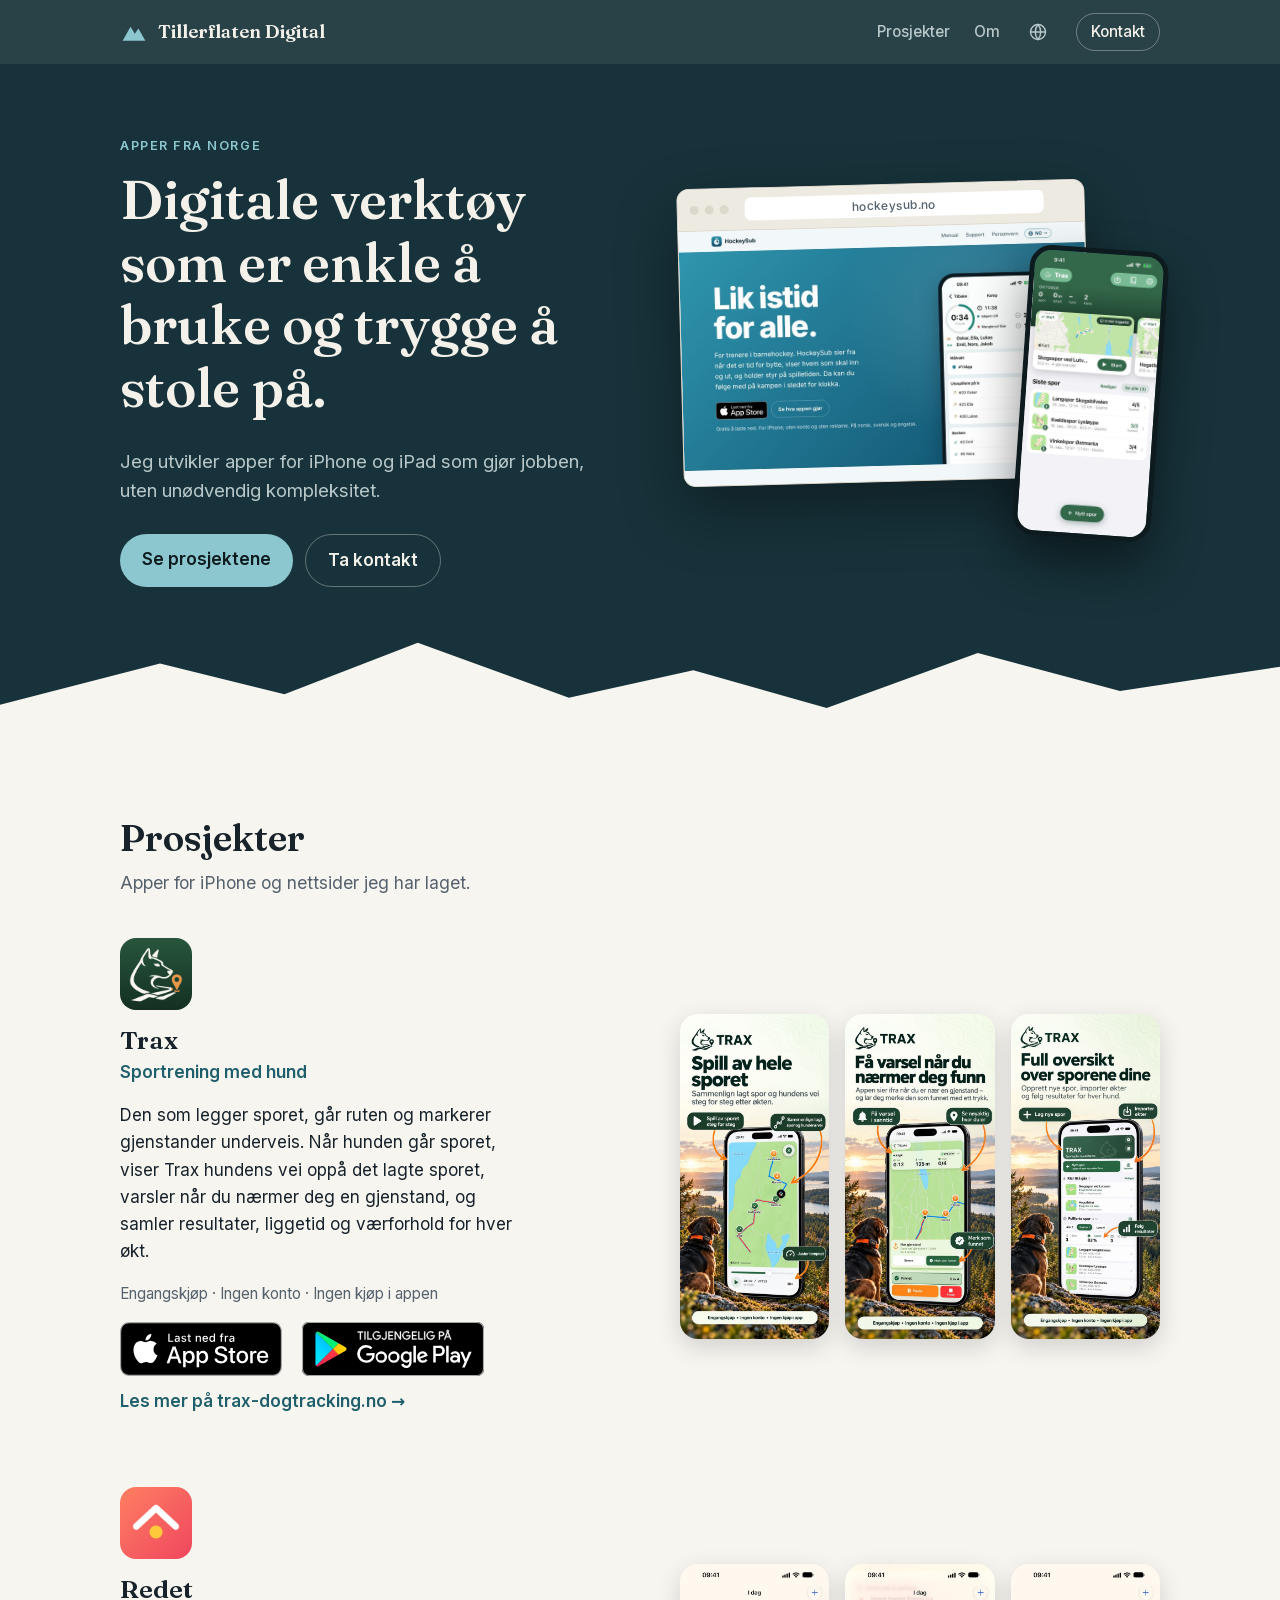
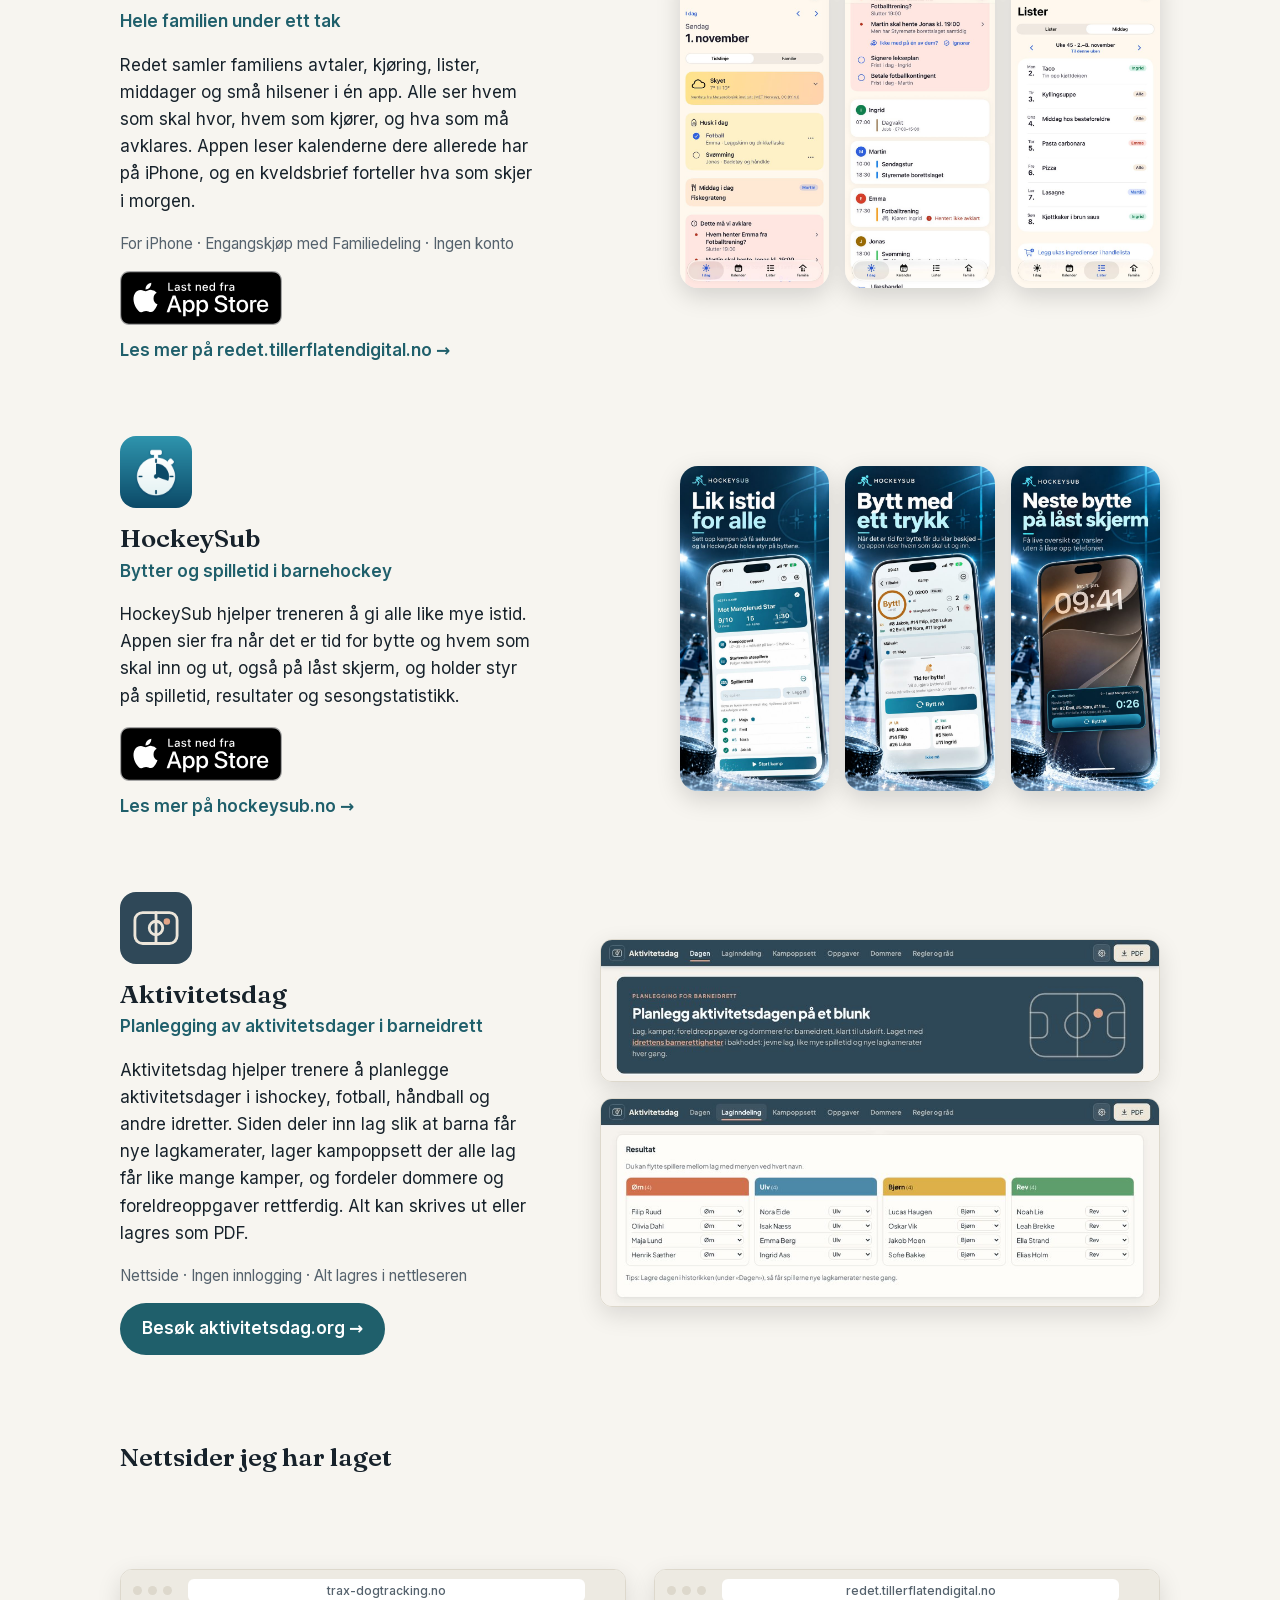
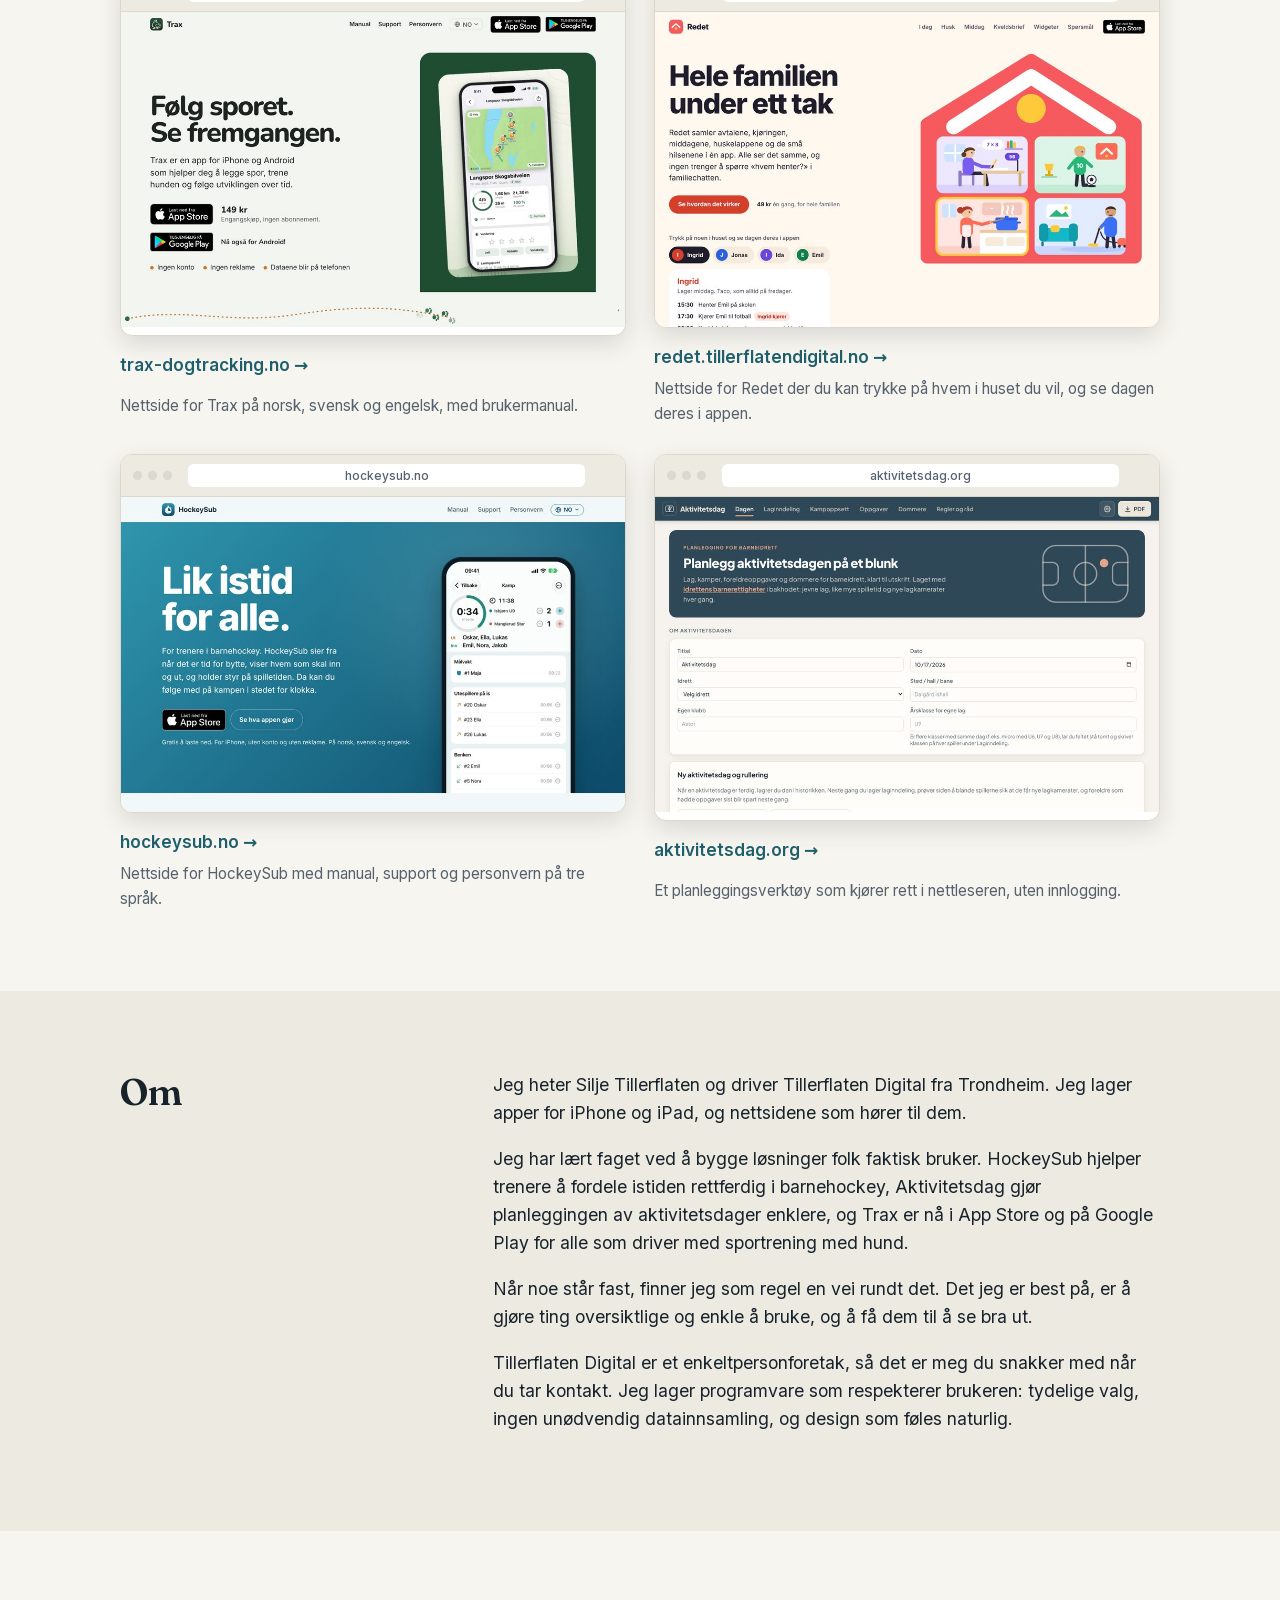
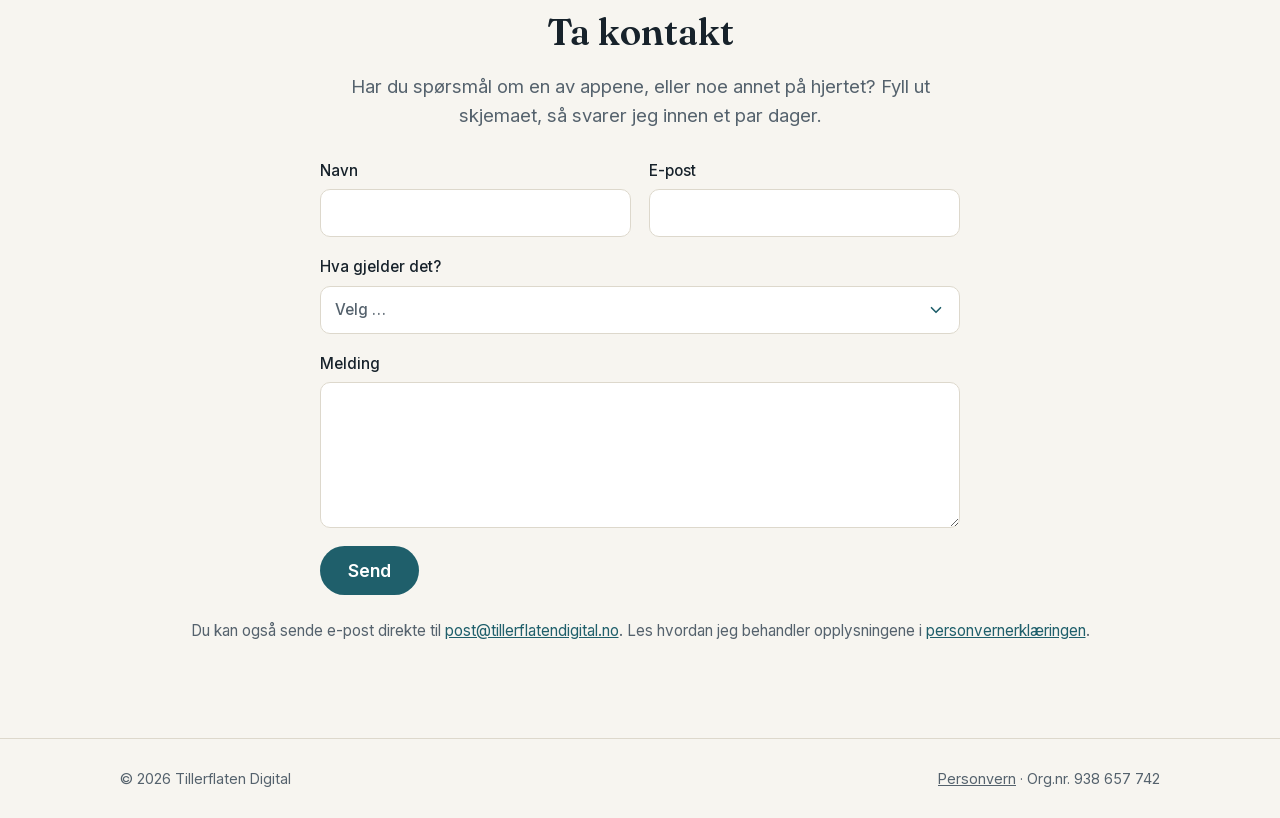
<file: site/index.html>
<!doctype html>
<html lang="nb">
<head>
  <meta charset="utf-8">
  <meta name="viewport" content="width=device-width, initial-scale=1">
  <title>Tillerflaten Digital – apper for iPhone og iPad</title>
  <meta name="description" content="Tillerflaten Digital utvikler apper for iPhone og iPad.">
  <link rel="icon" href="favicon.ico" sizes="any">
  <link rel="icon" href="favicon.svg" type="image/svg+xml">
  <link rel="apple-touch-icon" href="icons/apple-touch-icon.png">
  <link rel="manifest" href="site.webmanifest">
  <meta name="theme-color" content="#17323a">
  <meta name="apple-mobile-web-app-title" content="Tillerflaten">
  <link rel="alternate" hreflang="nb" href="https://tillerflatendigital.no/">
  <link rel="alternate" hreflang="en" href="https://tillerflatendigital.no/en/">
  <link rel="alternate" hreflang="x-default" href="https://tillerflatendigital.no/">
  <link rel="preload" href="fonts/inter-latin.woff2" as="font" type="font/woff2" crossorigin>
  <link rel="preload" href="fonts/fraunces-latin.woff2" as="font" type="font/woff2" crossorigin>
  <link rel="stylesheet" href="styles.css?v=15">
  <script>
    // Skjul innhold som skal animeres inn, men bare hvis brukeren ikke har bedt om redusert bevegelse.
    if (!matchMedia('(prefers-reduced-motion: reduce)').matches) {
      document.documentElement.classList.add('motion');
      setTimeout(function () { if (!window.gsap) document.documentElement.classList.remove('motion'); }, 3000);
    }
  </script>
</head>
<body>
  <header class="topbar">
    <div class="wrap topbar-inner">
      <a class="brand" href="#">
        <svg class="brand-mark" viewBox="0 0 32 32" aria-hidden="true"><path d="M3 26 L12 10 L17 18 L21 12 L29 26 Z" /></svg>
        Tillerflaten Digital
      </a>
      <nav class="nav" aria-label="Hovedmeny">
        <a href="#apper">Prosjekter</a>
        <a href="#om">Om</a>
        <a href="en/" class="nav-lang" hreflang="en" lang="en" aria-label="English version" title="English"><svg class="globe" viewBox="0 0 24 24" aria-hidden="true"><circle cx="12" cy="12" r="9"/><path d="M3 12h18"/><path d="M12 3a14 14 0 0 1 0 18a14 14 0 0 1 0-18z"/></svg></a>
        <a href="#kontakt" class="nav-cta">Kontakt</a>
      </nav>
    </div>
  </header>

  <main>
    <section class="hero">
      <div class="wrap hero-grid">
        <div class="hero-text">
        <p class="eyebrow">Apper fra Norge</p>
        <h1>Digitale verktøy som er enkle å bruke og trygge å stole på.</h1>
        <p class="lead">
          Jeg utvikler apper for iPhone og iPad som gjør jobben,
          uten unødvendig kompleksitet.
        </p>
        <div class="actions">
          <a class="btn btn-primary" href="#apper">Se prosjektene</a>
          <a class="btn btn-ghost" href="#kontakt">Ta kontakt</a>
        </div>
        </div>
        <div class="hero-art">
          <div class="browser">
            <div class="browser-bar" aria-hidden="true"><span></span><span></span><span></span><b>hockeysub.no</b></div>
            <img src="img/nettside-hockeysub.jpg?v=2" alt="Nettsiden hockeysub.no, laget av Tillerflaten Digital" width="960" height="600">
          </div>
          <img class="hero-phone" src="img/trax-app-nb.jpg" alt="Trax-appen på iPhone, med spor som er klare og de siste sporene" width="540" height="1173">
        </div>
      </div>
      <svg class="ridge" viewBox="0 0 1440 160" preserveAspectRatio="none" aria-hidden="true">
        <path d="M0 160 L0 110 L180 50 L320 95 L470 20 L640 100 L780 60 L930 115 L1100 35 L1260 90 L1440 55 L1440 160 Z" />
      </svg>
    </section>

    <section id="apper" class="section">
      <div class="wrap">
        <h2>Prosjekter</h2>
        <p class="section-lead">Apper for iPhone og nettsider jeg har laget.</p>

        <article class="app">
          <div class="app-info">
            <img class="app-icon" src="img/trax-ikon.png" alt="" width="96" height="96">
            <h3>Trax</h3>
            <p class="app-tagline">Sportrening med hund</p>
            <p>
              Den som legger sporet, går ruten og markerer gjenstander underveis. Når hunden
              går sporet, viser Trax hundens vei oppå det lagte sporet, varsler når du nærmer
              deg en gjenstand, og samler resultater, liggetid og værforhold for hver økt.
            </p>
            <p class="app-meta">Engangskjøp · Ingen konto · Ingen kjøp i appen</p>
            <div class="app-links">
              <a class="store-badge" href="https://apps.apple.com/no/app/id6758005408"><img src="img/app-store-no.svg" alt="Last ned Trax fra App Store" width="162" height="54"></a>
              <a class="store-badge" href="https://play.google.com/store/apps/details?id=tillerflatendigital.trax.android"><img src="img/google-play-no.svg" alt="Last ned Trax fra Google Play" width="182" height="54"></a>
              <a class="app-site" href="https://trax-dogtracking.no/">Les mer på trax-dogtracking.no →</a>
            </div>
          </div>
          <div class="shots">
            <img src="img/trax-1.jpg" alt="Trax spiller av sporet og hundens vei steg for steg" width="540" height="1174" loading="lazy">
            <img src="img/trax-2.jpg" alt="Trax varsler når du nærmer deg en gjenstand" width="540" height="1174" loading="lazy">
            <img src="img/trax-3.jpg" alt="Oversikt over spor og resultater i Trax" width="540" height="1174" loading="lazy">
          </div>
        </article>

        <article class="app">
          <div class="app-info">
            <img class="app-icon" src="img/redet-ikon.png" alt="" width="96" height="96">
            <h3>Redet</h3>
            <p class="app-tagline">Hele familien under ett tak</p>
            <p>
              Redet samler familiens avtaler, kjøring, lister, middager og små hilsener i én app.
              Alle ser hvem som skal hvor, hvem som kjører, og hva som må avklares. Appen leser
              kalenderne dere allerede har på iPhone, og en kveldsbrief forteller hva som skjer i morgen.
            </p>
            <p class="app-meta">For iPhone · Engangskjøp med Familiedeling · Ingen konto</p>
            <div class="app-links">
              <a class="store-badge" href="https://apps.apple.com/no/app/id6827096660"><img src="img/app-store-no.svg" alt="Last ned Redet fra App Store" width="162" height="54"></a>
              <a class="app-site" href="https://redet.tillerflatendigital.no/">Les mer på redet.tillerflatendigital.no →</a>
            </div>
          </div>
          <div class="shots">
            <img src="img/redet-1.jpg" alt="I dag i Redet med vær, Husk og dagens middag" width="540" height="1173" loading="lazy">
            <img src="img/redet-2.jpg" alt="Redet viser hva familien må avklare og hvem som kjører" width="540" height="1173" loading="lazy">
            <img src="img/redet-3.jpg" alt="Ukens middagsplan i Redet" width="540" height="1173" loading="lazy">
          </div>
        </article>

        <article class="app">
          <div class="app-info">
            <img class="app-icon" src="img/hockeysub-ikon.png" alt="" width="96" height="96">
            <h3>HockeySub</h3>
            <p class="app-tagline">Bytter og spilletid i barnehockey</p>
            <p>
              HockeySub hjelper treneren å gi alle like mye istid. Appen sier fra når det er
              tid for bytte og hvem som skal inn og ut, også på låst skjerm, og holder styr på
              spilletid, resultater og sesongstatistikk.
            </p>
            <div class="app-links">
              <a class="store-badge" href="https://apps.apple.com/no/app/id6752128486"><img src="img/app-store-no.svg" alt="Last ned HockeySub fra App Store" width="162" height="54"></a>
              <a class="app-site" href="https://hockeysub.no/">Les mer på hockeysub.no →</a>
            </div>
          </div>
          <div class="shots">
            <img src="img/hockeysub-1.jpg" alt="Oppsett av kamp i HockeySub" width="540" height="1174" loading="lazy">
            <img src="img/hockeysub-2.jpg" alt="HockeySub sier fra når det er tid for bytte" width="540" height="1174" loading="lazy">
            <img src="img/hockeysub-3.jpg" alt="Neste bytte vises på låst skjerm" width="540" height="1174" loading="lazy">
          </div>
        </article>

        <article class="app app-web">
          <div class="app-info">
            <img class="app-icon" src="img/aktivitetsdag-ikon.svg" alt="" width="96" height="96">
            <h3>Aktivitetsdag</h3>
            <p class="app-tagline">Planlegging av aktivitetsdager i barneidrett</p>
            <p>
              Aktivitetsdag hjelper trenere å planlegge aktivitetsdager i ishockey, fotball, håndball og andre idretter. Siden deler inn lag slik at barna får nye lagkamerater, lager kampoppsett der alle lag får like mange kamper, og fordeler dommere og foreldreoppgaver rettferdig. Alt kan skrives ut eller lagres som PDF.
            </p>
            <p class="app-meta">Nettside · Ingen innlogging · Alt lagres i nettleseren</p>
            <div class="app-links">
              <a class="btn btn-primary" href="https://aktivitetsdag.org/">Besøk aktivitetsdag.org →</a>
            </div>
          </div>
          <div class="web-shots">
            <img src="img/aktivitetsdag-1.jpg?v=2" alt="Forsiden til Aktivitetsdag" width="960" height="242" loading="lazy">
            <img src="img/aktivitetsdag-2.jpg?v=2" alt="Laginndeling i Aktivitetsdag med fire lag" width="960" height="357" loading="lazy">
          </div>
        </article>

        <div class="sites">
          <h3>Nettsider jeg har laget</h3>
          <p class="section-lead">Hver app har fått sin egen nettside, og alle er laget fra bunnen av, tilpasset produktet.</p>
          <div class="site-grid">
          <a class="site-card" href="https://trax-dogtracking.no/">
            <div class="browser">
              <div class="browser-bar" aria-hidden="true"><span></span><span></span><span></span><b>trax-dogtracking.no</b></div>
              <img src="img/nettside-trax.jpg?v=4" alt="Forsiden til trax-dogtracking.no" width="960" height="600" loading="lazy">
            </div>
            <span class="site-name">trax-dogtracking.no →</span>
            <span class="site-desc">Nettside for Trax på norsk, svensk og engelsk, med brukermanual.</span>
          </a>
          <a class="site-card" href="https://redet.tillerflatendigital.no/">
            <div class="browser">
              <div class="browser-bar" aria-hidden="true"><span></span><span></span><span></span><b>redet.tillerflatendigital.no</b></div>
              <img src="img/nettside-redet.jpg" alt="Forsiden til redet.tillerflatendigital.no" width="960" height="600" loading="lazy">
            </div>
            <span class="site-name">redet.tillerflatendigital.no →</span>
            <span class="site-desc">Nettside for Redet der du kan trykke på hvem i huset du vil, og se dagen deres i appen.</span>
          </a>
          <a class="site-card" href="https://hockeysub.no/">
            <div class="browser">
              <div class="browser-bar" aria-hidden="true"><span></span><span></span><span></span><b>hockeysub.no</b></div>
              <img src="img/nettside-hockeysub.jpg?v=2" alt="Forsiden til hockeysub.no" width="960" height="600" loading="lazy">
            </div>
            <span class="site-name">hockeysub.no →</span>
            <span class="site-desc">Nettside for HockeySub med manual, support og personvern på tre språk.</span>
          </a>
          <a class="site-card" href="https://aktivitetsdag.org/">
            <div class="browser">
              <div class="browser-bar" aria-hidden="true"><span></span><span></span><span></span><b>aktivitetsdag.org</b></div>
              <img src="img/nettside-aktivitetsdag.jpg?v=2" alt="Forsiden til aktivitetsdag.org" width="960" height="600" loading="lazy">
            </div>
            <span class="site-name">aktivitetsdag.org →</span>
            <span class="site-desc">Et planleggingsverktøy som kjører rett i nettleseren, uten innlogging.</span>
          </a>
          </div>
        </div>
      </div>
    </section>

    <section id="om" class="section section-alt">
      <div class="wrap about">
        <h2>Om</h2>
        <div>
          <p>
            Jeg heter Silje Tillerflaten og driver Tillerflaten Digital fra Trondheim. Jeg lager apper for iPhone og iPad, og nettsidene som hører til dem.
          </p>
          <p>
            Jeg har lært faget ved å bygge løsninger folk faktisk bruker. HockeySub hjelper trenere å fordele istiden rettferdig i barnehockey, Aktivitetsdag gjør planleggingen av aktivitetsdager enklere, og Trax er nå i App Store og på Google Play for alle som driver med sportrening med hund.
          </p>
          <p>
            Når noe står fast, finner jeg som regel en vei rundt det. Det jeg er best på, er å gjøre ting oversiktlige og enkle å bruke, og å få dem til å se bra ut.
          </p>
          <p>
            Tillerflaten Digital er et enkeltpersonforetak, så det er meg du snakker med når du tar kontakt. Jeg lager programvare som respekterer brukeren: tydelige valg, ingen unødvendig datainnsamling, og design som føles naturlig.
          </p>
        </div>
      </div>
    </section>

    <section id="kontakt" class="section">
      <div class="wrap contact">
        <h2>Ta kontakt</h2>
        <p class="lead">Har du spørsmål om en av appene, eller noe annet på hjertet? Fyll ut skjemaet, så svarer jeg innen et par dager.</p>
        <form class="form" action="https://formsubmit.co/post@tillerflatendigital.no" method="POST">
          <input type="hidden" name="_subject" value="Ny henvendelse fra tillerflatendigital.no">
          <input type="hidden" name="_next" value="https://tillerflatendigital.no/takk.html">
          <input type="hidden" name="_template" value="table">
          <input type="text" name="_honey" class="hp" tabindex="-1" autocomplete="off" aria-hidden="true">
          <div class="form-row">
            <label>Navn
              <input type="text" name="Navn" autocomplete="name" required>
            </label>
            <label>E-post
              <input type="email" name="email" autocomplete="email" required>
            </label>
          </div>
          <label>Hva gjelder det?
            <select name="Hva gjelder det?" required>
              <option value="">Velg …</option>
              <option>Trax</option>
              <option>Redet</option>
              <option>HockeySub</option>
              <option>Aktivitetsdag</option>
              <option>Annet</option>
            </select>
          </label>
          <label>Melding
            <textarea name="Melding" rows="5" required></textarea>
          </label>
          <button type="submit" class="btn btn-primary btn-lg">Send</button>
        </form>
        <p class="form-alt">Du kan også sende e-post direkte til <a href="mailto:post@tillerflatendigital.no">post@tillerflatendigital.no</a>. Les hvordan jeg behandler opplysningene i <a href="personvern.html">personvernerklæringen</a>.</p>
      </div>
    </section>
  </main>

  <footer class="footer">
    <div class="wrap footer-inner">
      <span>© <span id="year">2026</span> Tillerflaten Digital</span>
      <span><a href="personvern.html">Personvern</a> · Org.nr. 938 657 742</span>
    </div>
  </footer>

  <script>document.getElementById('year').textContent = new Date().getFullYear();</script>
  <script src="vendor/gsap.min.js" defer></script>
  <script src="vendor/ScrollTrigger.min.js" defer></script>
  <script src="motion.js?v=4" defer></script>
  <script data-goatcounter="https://tillerflatendigital.goatcounter.com/count" async src="//gc.zgo.at/count.js"></script>
</body>
</html>
</file>
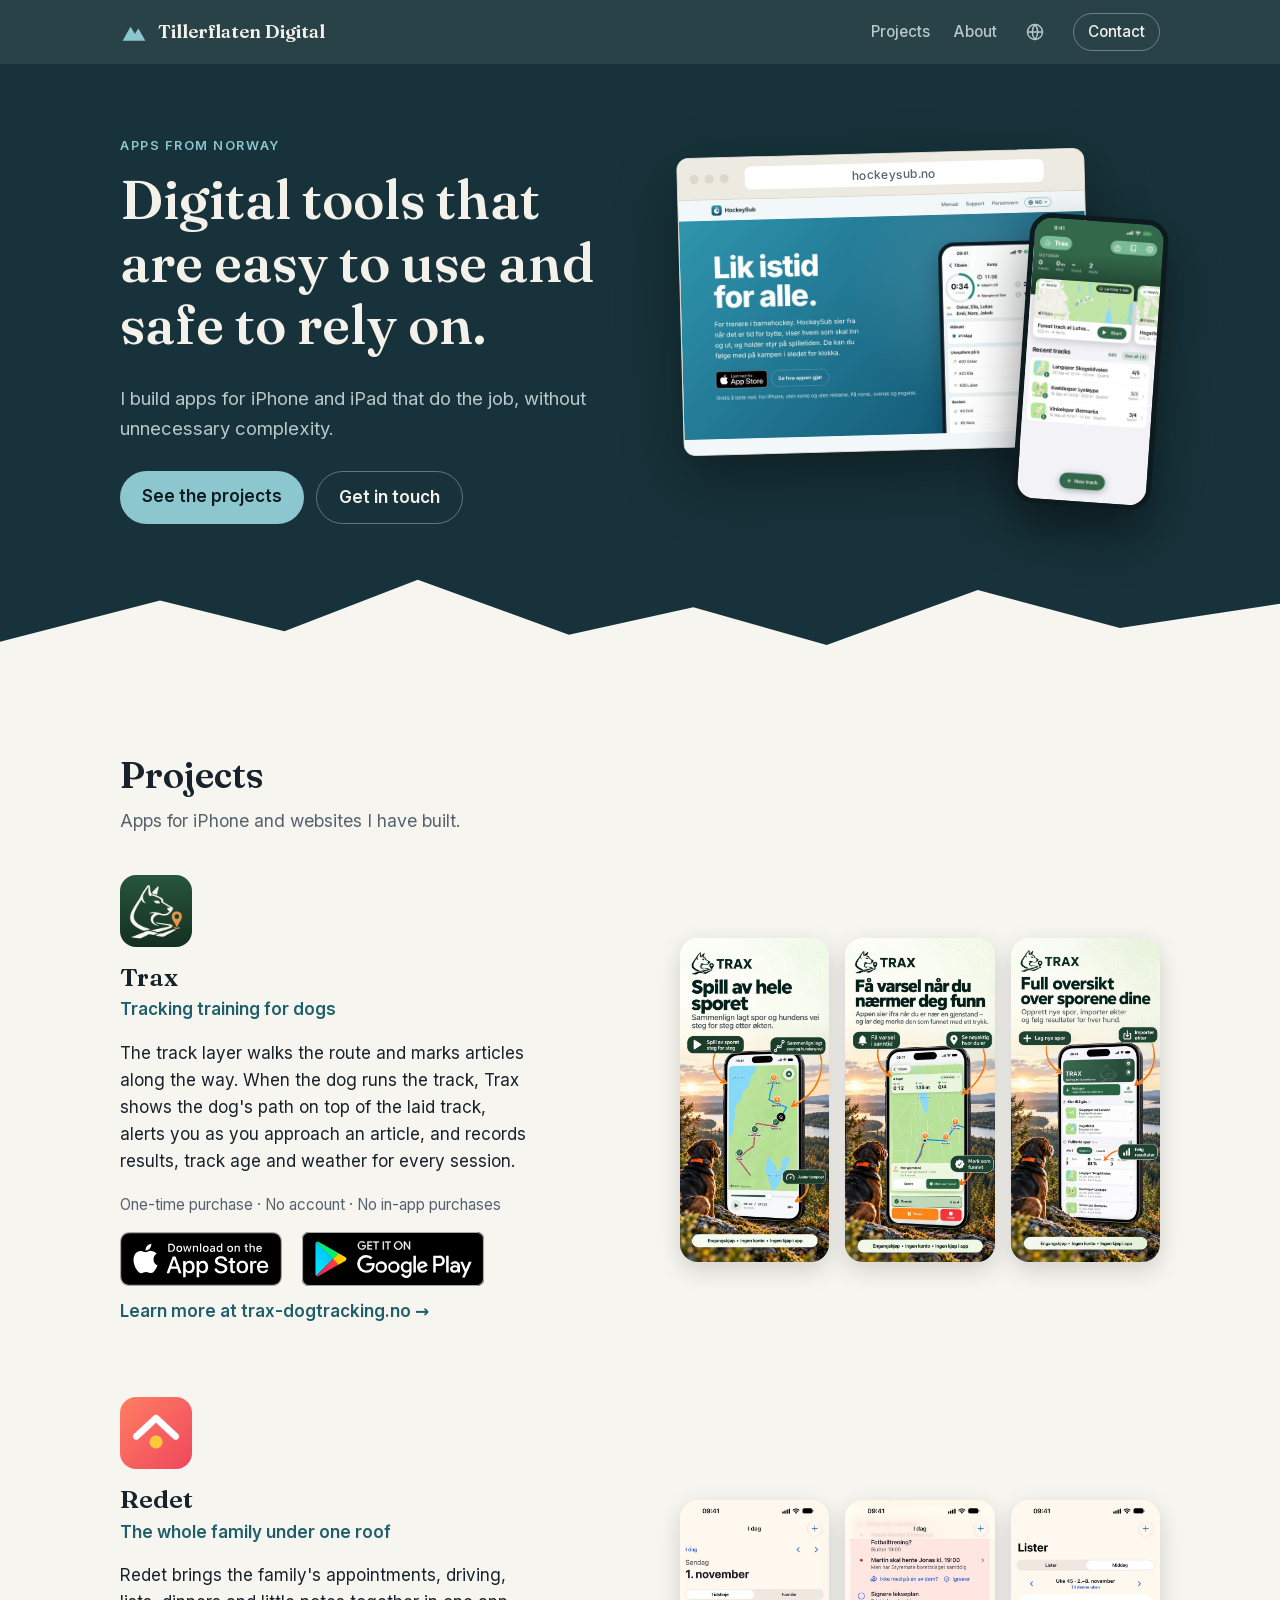
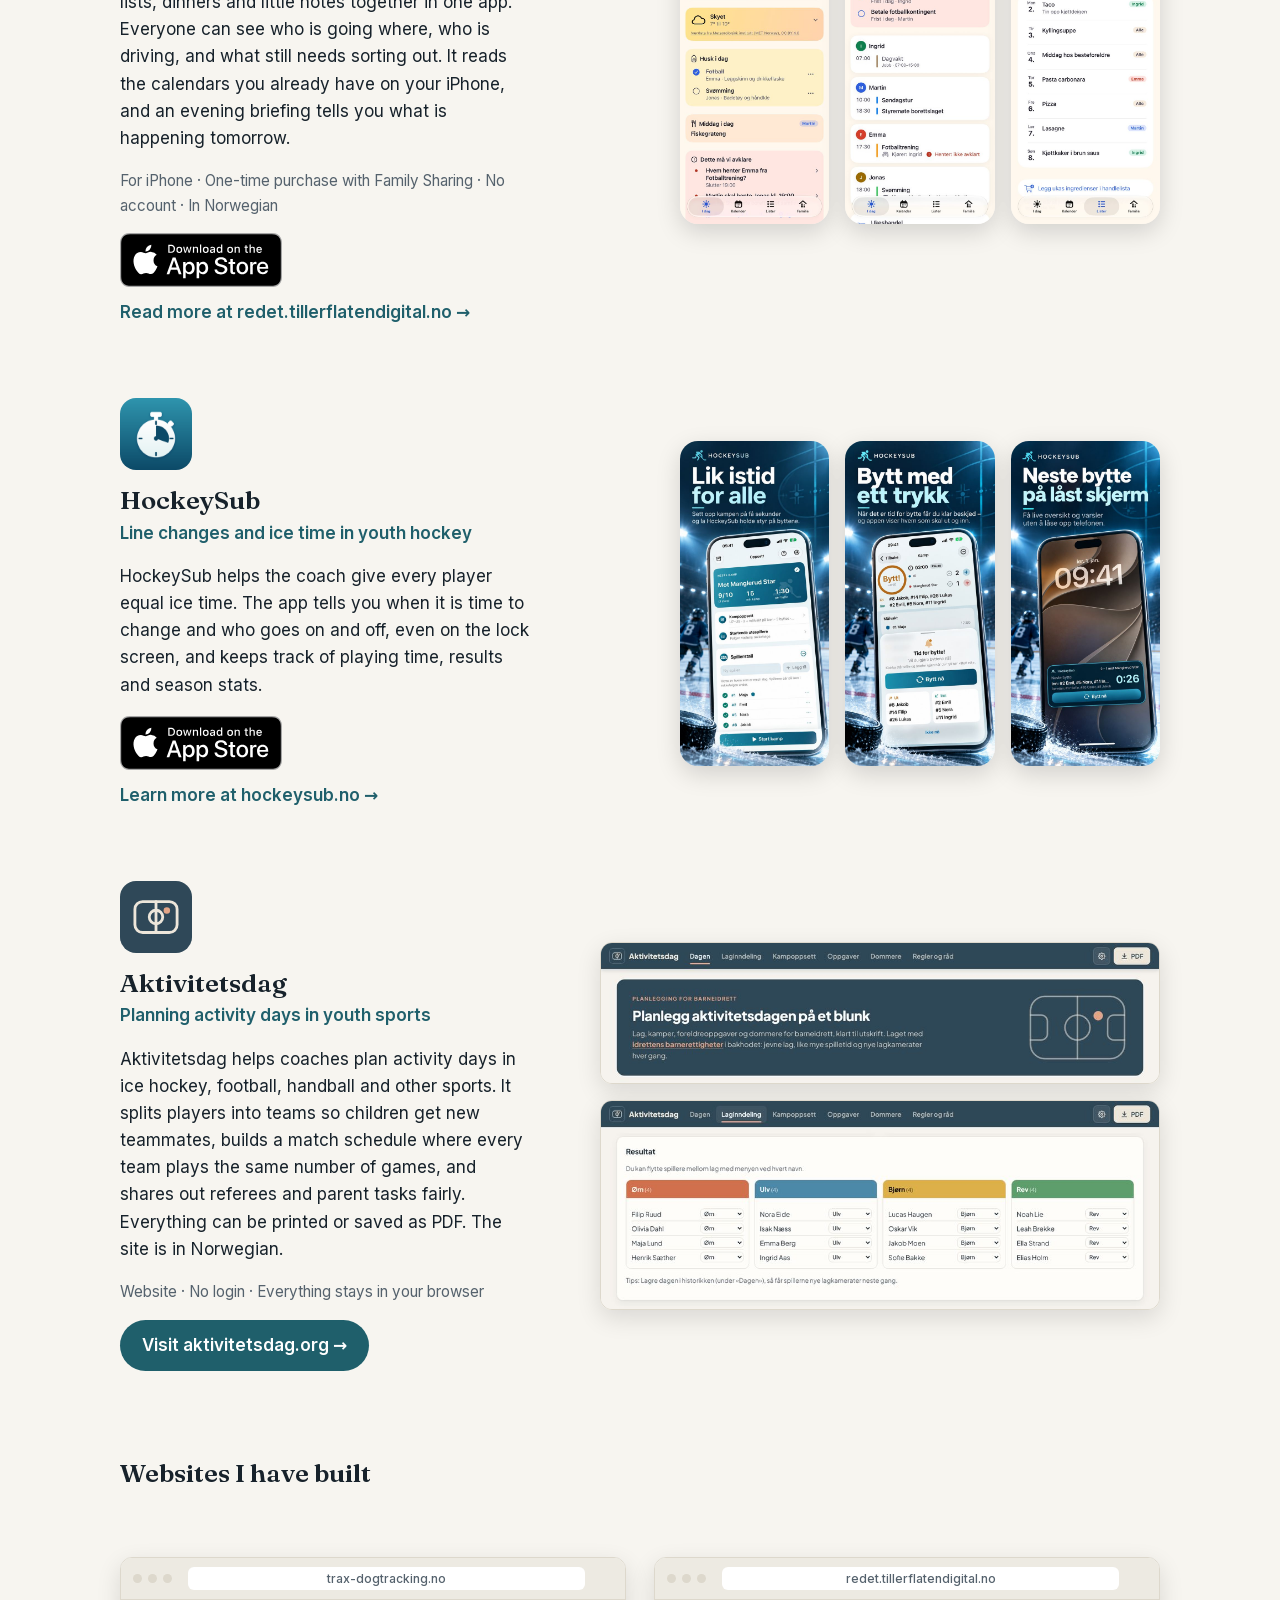
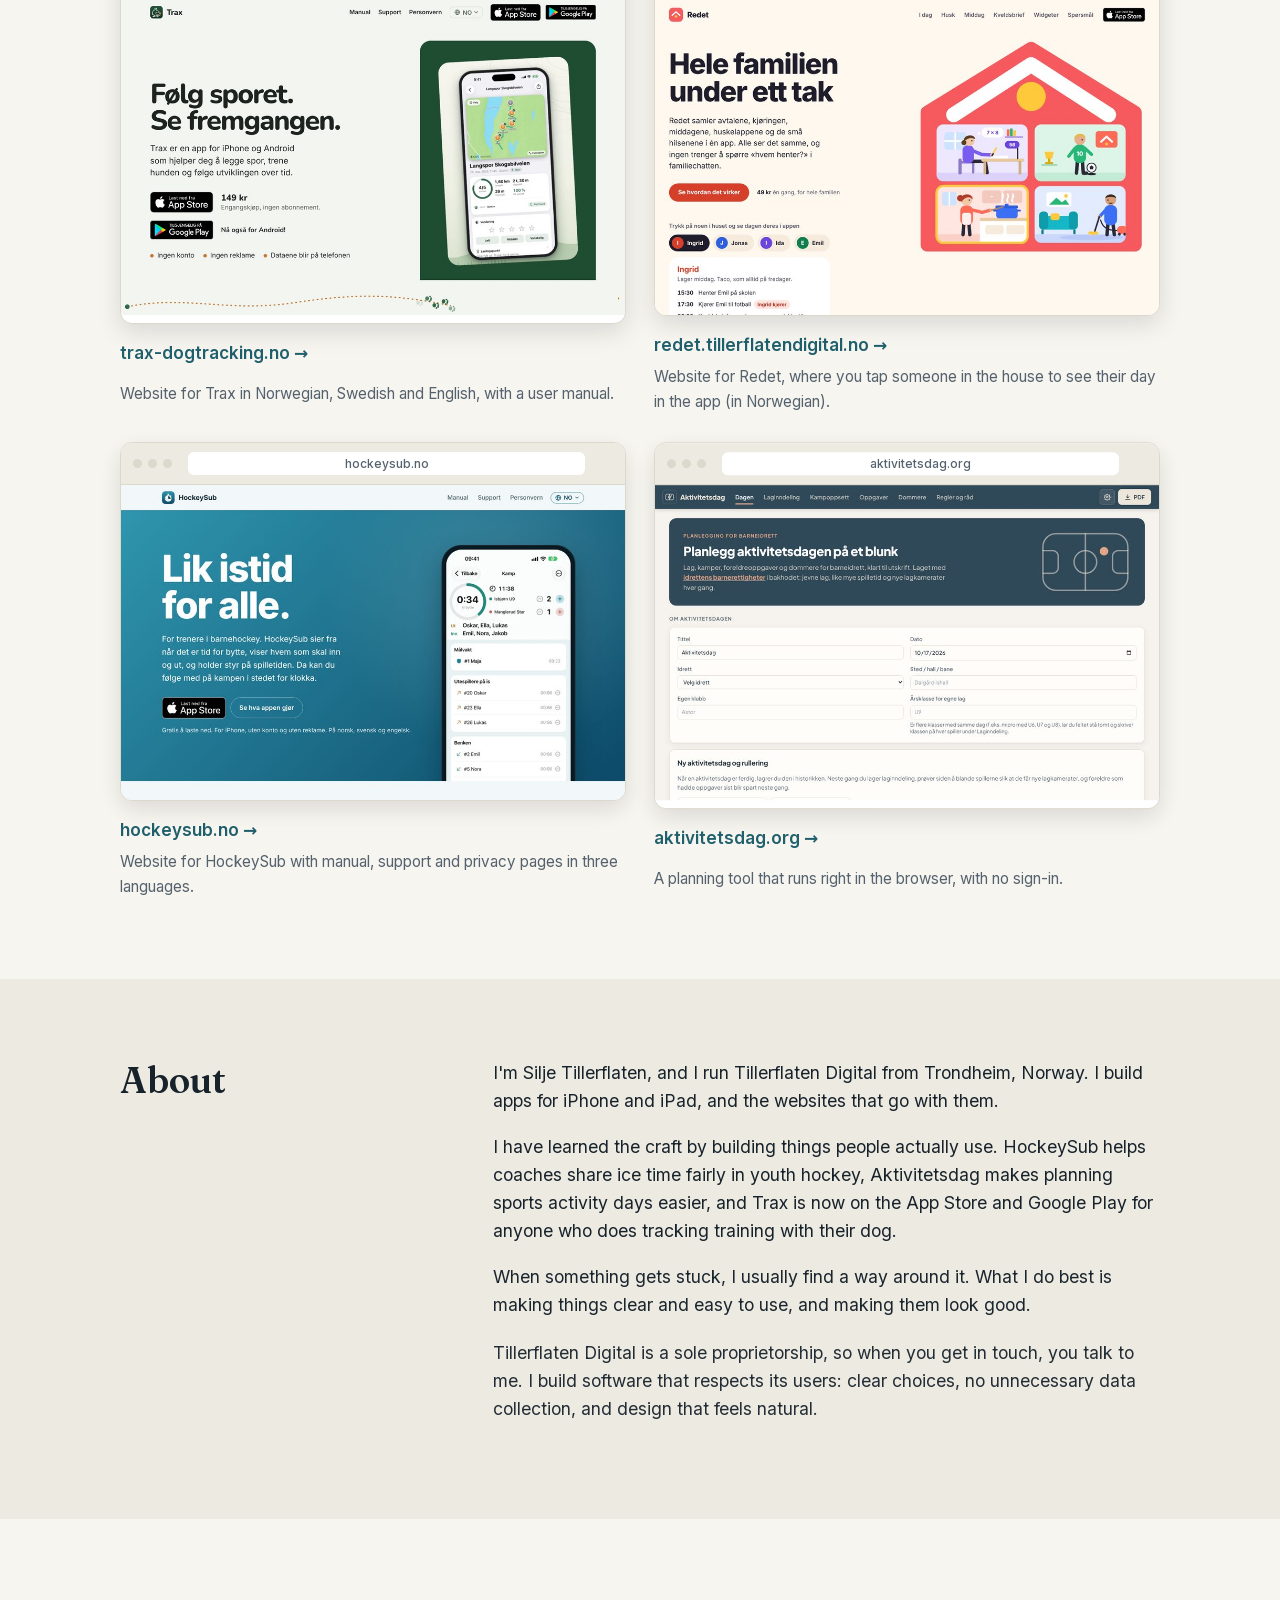
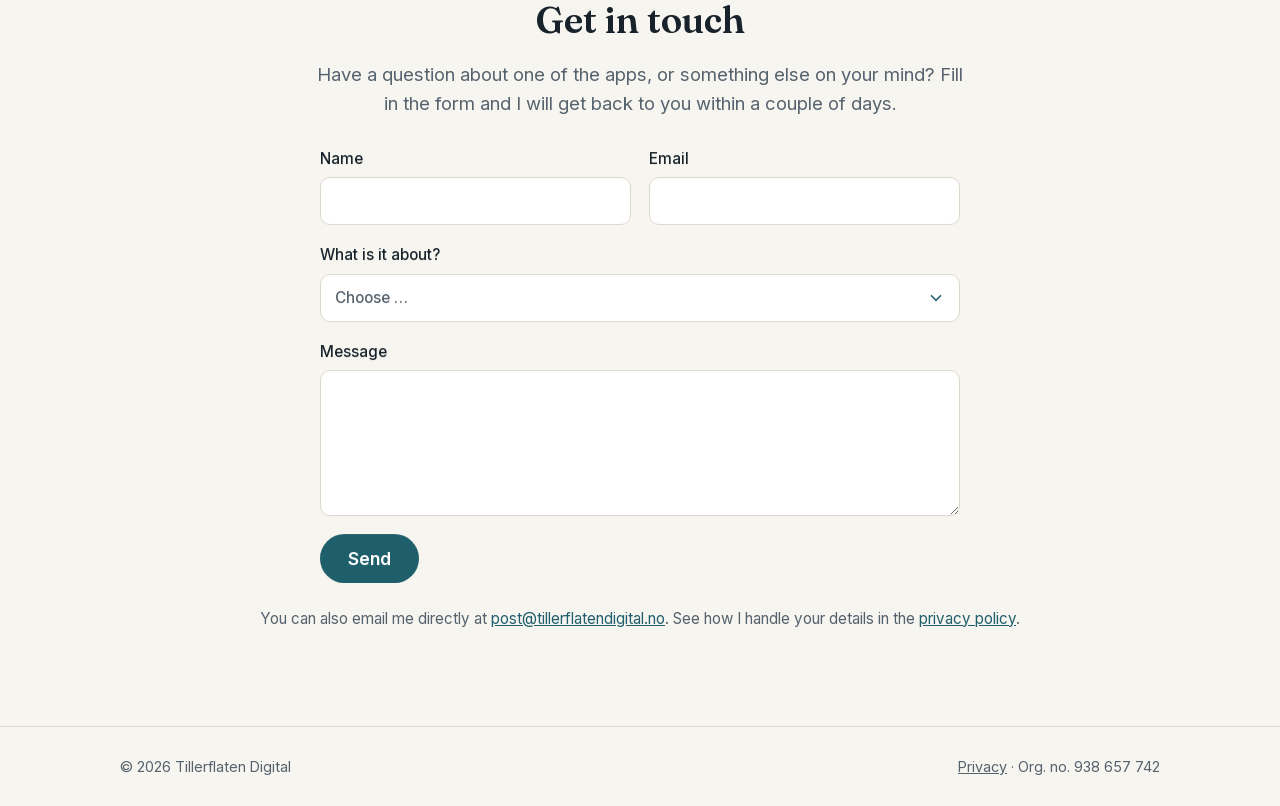
<file: site/en/index.html>
<!doctype html>
<html lang="en">
<head>
  <meta charset="utf-8">
  <meta name="viewport" content="width=device-width, initial-scale=1">
  <title>Tillerflaten Digital – apps for iPhone and iPad</title>
  <meta name="description" content="Tillerflaten Digital builds apps for iPhone and iPad.">
  <link rel="icon" href="../favicon.ico" sizes="any">
  <link rel="icon" href="../favicon.svg" type="image/svg+xml">
  <link rel="apple-touch-icon" href="../icons/apple-touch-icon.png">
  <link rel="manifest" href="../site.webmanifest">
  <meta name="theme-color" content="#17323a">
  <meta name="apple-mobile-web-app-title" content="Tillerflaten">
  <link rel="alternate" hreflang="nb" href="https://tillerflatendigital.no/">
  <link rel="alternate" hreflang="en" href="https://tillerflatendigital.no/en/">
  <link rel="alternate" hreflang="x-default" href="https://tillerflatendigital.no/">
  <link rel="preload" href="../fonts/inter-latin.woff2" as="font" type="font/woff2" crossorigin>
  <link rel="preload" href="../fonts/fraunces-latin.woff2" as="font" type="font/woff2" crossorigin>
  <link rel="stylesheet" href="../styles.css?v=15">
  <script>
    // Skjul innhold som skal animeres inn, men bare hvis brukeren ikke har bedt om redusert bevegelse.
    if (!matchMedia('(prefers-reduced-motion: reduce)').matches) {
      document.documentElement.classList.add('motion');
      setTimeout(function () { if (!window.gsap) document.documentElement.classList.remove('motion'); }, 3000);
    }
  </script>
</head>
<body>
  <header class="topbar">
    <div class="wrap topbar-inner">
      <a class="brand" href="#">
        <svg class="brand-mark" viewBox="0 0 32 32" aria-hidden="true"><path d="M3 26 L12 10 L17 18 L21 12 L29 26 Z" /></svg>
        Tillerflaten Digital
      </a>
      <nav class="nav" aria-label="Main menu">
        <a href="#apps">Projects</a>
        <a href="#about">About</a>
        <a href="../" class="nav-lang" hreflang="nb" lang="nb" aria-label="Norsk versjon" title="Norsk"><svg class="globe" viewBox="0 0 24 24" aria-hidden="true"><circle cx="12" cy="12" r="9"/><path d="M3 12h18"/><path d="M12 3a14 14 0 0 1 0 18a14 14 0 0 1 0-18z"/></svg></a>
        <a href="#contact" class="nav-cta">Contact</a>
      </nav>
    </div>
  </header>

  <main>
    <section class="hero">
      <div class="wrap hero-grid">
        <div class="hero-text">
        <p class="eyebrow">Apps from Norway</p>
        <h1>Digital tools that are easy to use and safe to rely on.</h1>
        <p class="lead">
          I build apps for iPhone and iPad that do the job,
          without unnecessary complexity.
        </p>
        <div class="actions">
          <a class="btn btn-primary" href="#apps">See the projects</a>
          <a class="btn btn-ghost" href="#contact">Get in touch</a>
        </div>
        </div>
        <div class="hero-art">
          <div class="browser">
            <div class="browser-bar" aria-hidden="true"><span></span><span></span><span></span><b>hockeysub.no</b></div>
            <img src="../img/nettside-hockeysub.jpg?v=2" alt="The website hockeysub.no, built by Tillerflaten Digital" width="960" height="600">
          </div>
          <img class="hero-phone" src="../img/trax-app-en.jpg" alt="The Trax app on iPhone, with tracks ready to run and recent tracks" width="540" height="1173">
        </div>
      </div>
      <svg class="ridge" viewBox="0 0 1440 160" preserveAspectRatio="none" aria-hidden="true">
        <path d="M0 160 L0 110 L180 50 L320 95 L470 20 L640 100 L780 60 L930 115 L1100 35 L1260 90 L1440 55 L1440 160 Z" />
      </svg>
    </section>

    <section id="apps" class="section">
      <div class="wrap">
        <h2>Projects</h2>
        <p class="section-lead">Apps for iPhone and websites I have built.</p>

        <article class="app">
          <div class="app-info">
            <img class="app-icon" src="../img/trax-ikon.png" alt="" width="96" height="96">
            <h3>Trax</h3>
            <p class="app-tagline">Tracking training for dogs</p>
            <p>
              The track layer walks the route and marks articles along the way. When the dog
              runs the track, Trax shows the dog's path on top of the laid track, alerts you as
              you approach an article, and records results, track age and weather for every session.
            </p>
            <p class="app-meta">One-time purchase · No account · No in-app purchases</p>
            <div class="app-links">
              <a class="store-badge" href="https://apps.apple.com/app/id6758005408"><img src="../img/app-store-en.svg" alt="Download Trax on the App Store" width="162" height="54"></a>
              <a class="store-badge" href="https://play.google.com/store/apps/details?id=tillerflatendigital.trax.android"><img src="../img/google-play-en.svg" alt="Get Trax on Google Play" width="182" height="54"></a>
              <a class="app-site" href="https://trax-dogtracking.no/en/">Learn more at trax-dogtracking.no →</a>
            </div>
          </div>
          <div class="shots">
            <img src="../img/trax-1.jpg" alt="Trax replays the track and the dog's path step by step" width="540" height="1174" loading="lazy">
            <img src="../img/trax-2.jpg" alt="Trax alerts you when you approach an article" width="540" height="1174" loading="lazy">
            <img src="../img/trax-3.jpg" alt="Overview of tracks and results in Trax" width="540" height="1174" loading="lazy">
          </div>
        </article>

        <article class="app">
          <div class="app-info">
            <img class="app-icon" src="../img/redet-ikon.png" alt="" width="96" height="96">
            <h3>Redet</h3>
            <p class="app-tagline">The whole family under one roof</p>
            <p>
              Redet brings the family's appointments, driving, lists, dinners and little notes
              together in one app. Everyone can see who is going where, who is driving, and what
              still needs sorting out. It reads the calendars you already have on your iPhone, and
              an evening briefing tells you what is happening tomorrow.
            </p>
            <p class="app-meta">For iPhone · One-time purchase with Family Sharing · No account · In Norwegian</p>
            <div class="app-links">
              <a class="store-badge" href="https://apps.apple.com/app/id6827096660"><img src="../img/app-store-en.svg" alt="Download Redet on the App Store" width="162" height="54"></a>
              <a class="app-site" href="https://redet.tillerflatendigital.no/">Read more at redet.tillerflatendigital.no →</a>
            </div>
          </div>
          <div class="shots">
            <img src="../img/redet-1.jpg" alt="The Today screen in Redet with weather, reminders and today's dinner" width="540" height="1173" loading="lazy">
            <img src="../img/redet-2.jpg" alt="Redet shows what the family needs to sort out and who is driving" width="540" height="1173" loading="lazy">
            <img src="../img/redet-3.jpg" alt="The weekly dinner plan in Redet" width="540" height="1173" loading="lazy">
          </div>
        </article>

        <article class="app">
          <div class="app-info">
            <img class="app-icon" src="../img/hockeysub-ikon.png" alt="" width="96" height="96">
            <h3>HockeySub</h3>
            <p class="app-tagline">Line changes and ice time in youth hockey</p>
            <p>
              HockeySub helps the coach give every player equal ice time. The app tells you when
              it is time to change and who goes on and off, even on the lock screen, and keeps
              track of playing time, results and season stats.
            </p>
            <div class="app-links">
              <a class="store-badge" href="https://apps.apple.com/app/id6752128486"><img src="../img/app-store-en.svg" alt="Download HockeySub on the App Store" width="162" height="54"></a>
              <a class="app-site" href="https://hockeysub.no/">Learn more at hockeysub.no →</a>
            </div>
          </div>
          <div class="shots">
            <img src="../img/hockeysub-1.jpg" alt="Setting up a game in HockeySub" width="540" height="1174" loading="lazy">
            <img src="../img/hockeysub-2.jpg" alt="HockeySub tells you when it is time to change" width="540" height="1174" loading="lazy">
            <img src="../img/hockeysub-3.jpg" alt="The next change shown on the lock screen" width="540" height="1174" loading="lazy">
          </div>
        </article>

        <article class="app app-web">
          <div class="app-info">
            <img class="app-icon" src="../img/aktivitetsdag-ikon.svg" alt="" width="96" height="96">
            <h3>Aktivitetsdag</h3>
            <p class="app-tagline">Planning activity days in youth sports</p>
            <p>
              Aktivitetsdag helps coaches plan activity days in ice hockey, football, handball and other sports. It splits players into teams so children get new teammates, builds a match schedule where every team plays the same number of games, and shares out referees and parent tasks fairly. Everything can be printed or saved as PDF. The site is in Norwegian.
            </p>
            <p class="app-meta">Website · No login · Everything stays in your browser</p>
            <div class="app-links">
              <a class="btn btn-primary" href="https://aktivitetsdag.org/">Visit aktivitetsdag.org →</a>
            </div>
          </div>
          <div class="web-shots">
            <img src="../img/aktivitetsdag-1.jpg?v=2" alt="The Aktivitetsdag home page" width="960" height="242" loading="lazy">
            <img src="../img/aktivitetsdag-2.jpg?v=2" alt="Team split into four teams in Aktivitetsdag" width="960" height="357" loading="lazy">
          </div>
        </article>

        <div class="sites">
          <h3>Websites I have built</h3>
          <p class="section-lead">Each app has its own website, built from scratch to fit the product.</p>
          <div class="site-grid">
          <a class="site-card" href="https://trax-dogtracking.no/">
            <div class="browser">
              <div class="browser-bar" aria-hidden="true"><span></span><span></span><span></span><b>trax-dogtracking.no</b></div>
              <img src="../img/nettside-trax.jpg?v=4" alt="The front page of trax-dogtracking.no" width="960" height="600" loading="lazy">
            </div>
            <span class="site-name">trax-dogtracking.no →</span>
            <span class="site-desc">Website for Trax in Norwegian, Swedish and English, with a user manual.</span>
          </a>
          <a class="site-card" href="https://redet.tillerflatendigital.no/">
            <div class="browser">
              <div class="browser-bar" aria-hidden="true"><span></span><span></span><span></span><b>redet.tillerflatendigital.no</b></div>
              <img src="../img/nettside-redet.jpg" alt="The front page of redet.tillerflatendigital.no" width="960" height="600" loading="lazy">
            </div>
            <span class="site-name">redet.tillerflatendigital.no →</span>
            <span class="site-desc">Website for Redet, where you tap someone in the house to see their day in the app (in Norwegian).</span>
          </a>
          <a class="site-card" href="https://hockeysub.no/">
            <div class="browser">
              <div class="browser-bar" aria-hidden="true"><span></span><span></span><span></span><b>hockeysub.no</b></div>
              <img src="../img/nettside-hockeysub.jpg?v=2" alt="The front page of hockeysub.no" width="960" height="600" loading="lazy">
            </div>
            <span class="site-name">hockeysub.no →</span>
            <span class="site-desc">Website for HockeySub with manual, support and privacy pages in three languages.</span>
          </a>
          <a class="site-card" href="https://aktivitetsdag.org/">
            <div class="browser">
              <div class="browser-bar" aria-hidden="true"><span></span><span></span><span></span><b>aktivitetsdag.org</b></div>
              <img src="../img/nettside-aktivitetsdag.jpg?v=2" alt="The front page of aktivitetsdag.org" width="960" height="600" loading="lazy">
            </div>
            <span class="site-name">aktivitetsdag.org →</span>
            <span class="site-desc">A planning tool that runs right in the browser, with no sign-in.</span>
          </a>
          </div>
        </div>
      </div>
    </section>

    <section id="about" class="section section-alt">
      <div class="wrap about">
        <h2>About</h2>
        <div>
          <p>
            I'm Silje Tillerflaten, and I run Tillerflaten Digital from Trondheim, Norway. I build apps for iPhone and iPad, and the websites that go with them.
          </p>
          <p>
            I have learned the craft by building things people actually use. HockeySub helps coaches share ice time fairly in youth hockey, Aktivitetsdag makes planning sports activity days easier, and Trax is now on the App Store and Google Play for anyone who does tracking training with their dog.
          </p>
          <p>
            When something gets stuck, I usually find a way around it. What I do best is making things clear and easy to use, and making them look good.
          </p>
          <p>
            Tillerflaten Digital is a sole proprietorship, so when you get in touch, you talk to me. I build software that respects its users: clear choices, no unnecessary data collection, and design that feels natural.
          </p>
        </div>
      </div>
    </section>

    <section id="contact" class="section">
      <div class="wrap contact">
        <h2>Get in touch</h2>
        <p class="lead">Have a question about one of the apps, or something else on your mind? Fill in the form and I will get back to you within a couple of days.</p>
        <form class="form" action="https://formsubmit.co/post@tillerflatendigital.no" method="POST">
          <input type="hidden" name="_subject" value="New enquiry from tillerflatendigital.no (English)">
          <input type="hidden" name="_next" value="https://tillerflatendigital.no/en/thanks.html">
          <input type="hidden" name="_template" value="table">
          <input type="text" name="_honey" class="hp" tabindex="-1" autocomplete="off" aria-hidden="true">
          <div class="form-row">
            <label>Name
              <input type="text" name="Name" autocomplete="name" required>
            </label>
            <label>Email
              <input type="email" name="email" autocomplete="email" required>
            </label>
          </div>
          <label>What is it about?
            <select name="What is it about?" required>
              <option value="">Choose …</option>
              <option>Trax</option>
              <option>Redet</option>
              <option>HockeySub</option>
              <option>Aktivitetsdag</option>
              <option>Something else</option>
            </select>
          </label>
          <label>Message
            <textarea name="Message" rows="5" required></textarea>
          </label>
          <button type="submit" class="btn btn-primary btn-lg">Send</button>
        </form>
        <p class="form-alt">You can also email me directly at <a href="mailto:post@tillerflatendigital.no">post@tillerflatendigital.no</a>. See how I handle your details in the <a href="privacy.html">privacy policy</a>.</p>
      </div>
    </section>
  </main>

  <footer class="footer">
    <div class="wrap footer-inner">
      <span>© <span id="year">2026</span> Tillerflaten Digital</span>
      <span><a href="privacy.html">Privacy</a> · Org. no. 938 657 742</span>
    </div>
  </footer>

  <script>document.getElementById('year').textContent = new Date().getFullYear();</script>
  <script src="../vendor/gsap.min.js" defer></script>
  <script src="../vendor/ScrollTrigger.min.js" defer></script>
  <script src="../motion.js?v=4" defer></script>
  <script data-goatcounter="https://tillerflatendigital.goatcounter.com/count" async src="//gc.zgo.at/count.js"></script>
</body>
</html>
</file>
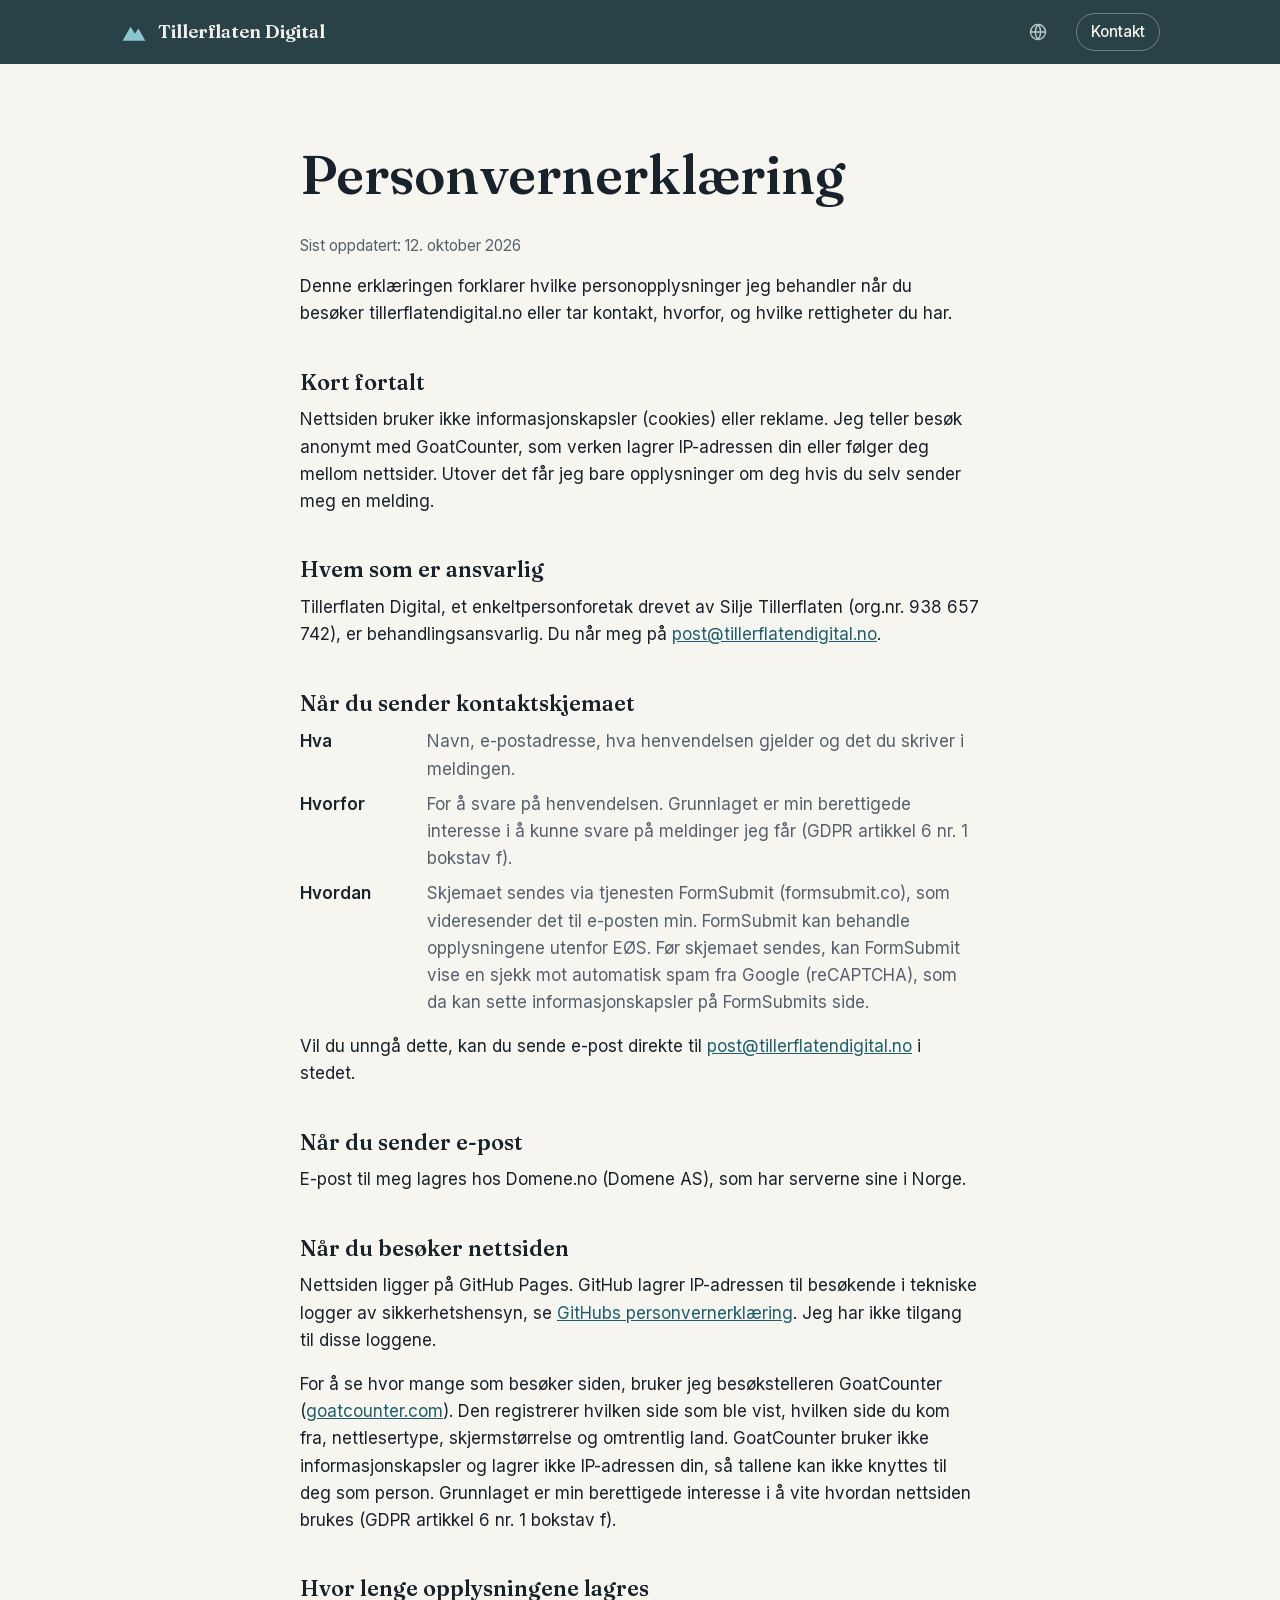
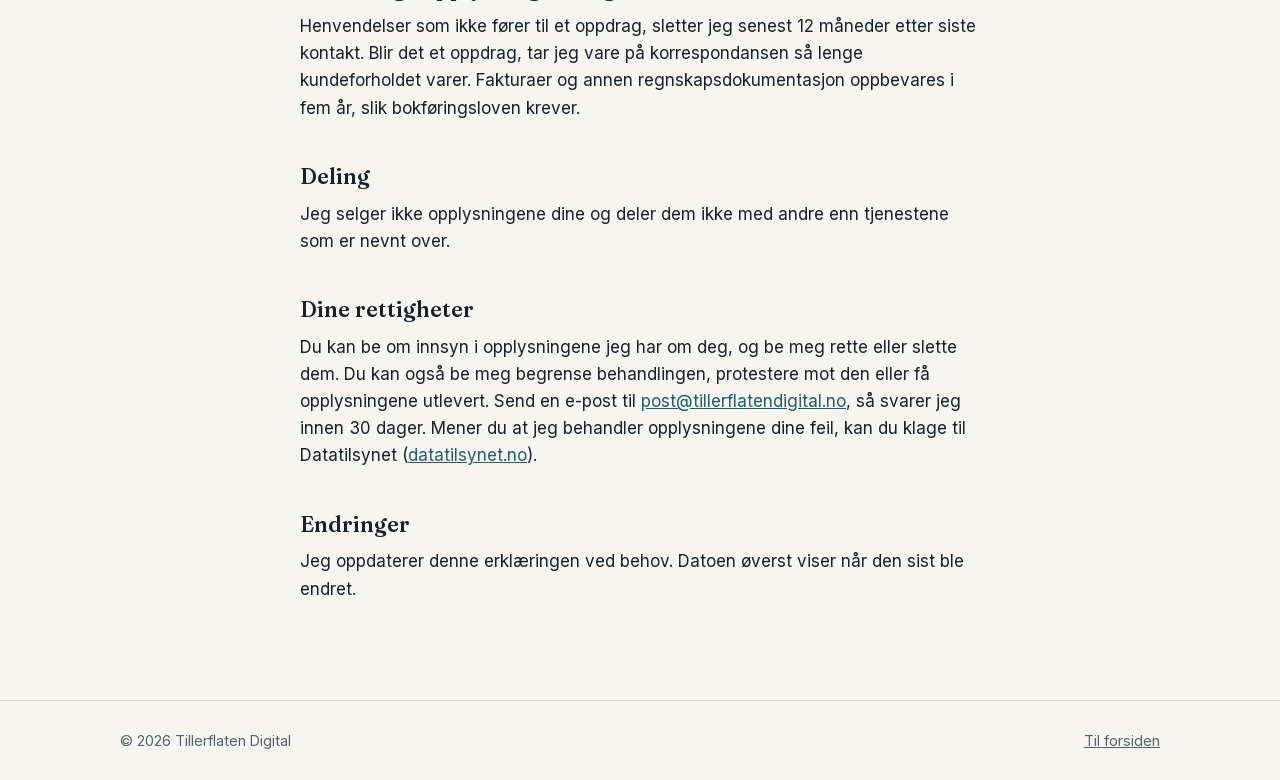
<file: site/personvern.html>
<!doctype html>
<html lang="nb">
<head>
  <meta charset="utf-8">
  <meta name="viewport" content="width=device-width, initial-scale=1">
  <title>Personvernerklæring – Tillerflaten Digital</title>
  <meta name="description" content="Hvordan Tillerflaten Digital behandler personopplysninger fra nettsiden og kontaktskjemaet.">
  <link rel="icon" href="favicon.ico" sizes="any">
  <link rel="icon" href="favicon.svg" type="image/svg+xml">
  <link rel="apple-touch-icon" href="icons/apple-touch-icon.png">
  <meta name="theme-color" content="#17323a">
  <link rel="alternate" hreflang="nb" href="https://tillerflatendigital.no/personvern.html">
  <link rel="alternate" hreflang="en" href="https://tillerflatendigital.no/en/privacy.html">
  <link rel="preload" href="fonts/inter-latin.woff2" as="font" type="font/woff2" crossorigin>
  <link rel="preload" href="fonts/fraunces-latin.woff2" as="font" type="font/woff2" crossorigin>
  <link rel="stylesheet" href="styles.css?v=11">
</head>
<body>
  <header class="topbar">
    <div class="wrap topbar-inner">
      <a class="brand" href="./">
        <svg class="brand-mark" viewBox="0 0 32 32" aria-hidden="true"><path d="M3 26 L12 10 L17 18 L21 12 L29 26 Z" /></svg>
        Tillerflaten Digital
      </a>
      <nav class="nav" aria-label="Hovedmeny">
        <a href="en/privacy.html" class="nav-lang" hreflang="en" lang="en" aria-label="English version" title="English"><svg class="globe" viewBox="0 0 24 24" aria-hidden="true"><circle cx="12" cy="12" r="9"/><path d="M3 12h18"/><path d="M12 3a14 14 0 0 1 0 18a14 14 0 0 1 0-18z"/></svg></a>
        <a href="./#kontakt" class="nav-cta">Kontakt</a>
      </nav>
    </div>
  </header>

  <main>
    <section class="section">
      <div class="wrap legal">
        <h1>Personvernerklæring</h1>
        <p class="updated">Sist oppdatert: 12. oktober 2026</p>

        <p>Denne erklæringen forklarer hvilke personopplysninger jeg behandler når du besøker tillerflatendigital.no eller tar kontakt, hvorfor, og hvilke rettigheter du har.</p>

        <h2>Kort fortalt</h2>
        <p>Nettsiden bruker ikke informasjonskapsler (cookies) eller reklame. Jeg teller besøk anonymt med GoatCounter, som verken lagrer IP-adressen din eller følger deg mellom nettsider. Utover det får jeg bare opplysninger om deg hvis du selv sender meg en melding.</p>

        <h2>Hvem som er ansvarlig</h2>
        <p>Tillerflaten Digital, et enkeltpersonforetak drevet av Silje Tillerflaten (org.nr. 938 657 742), er behandlingsansvarlig. Du når meg på <a href="mailto:post@tillerflatendigital.no">post@tillerflatendigital.no</a>.</p>

        <h2>Når du sender kontaktskjemaet</h2>
        <dl>
          <dt>Hva</dt><dd>Navn, e-postadresse, hva henvendelsen gjelder og det du skriver i meldingen.</dd>
          <dt>Hvorfor</dt><dd>For å svare på henvendelsen. Grunnlaget er min berettigede interesse i å kunne svare på meldinger jeg får (GDPR artikkel 6 nr. 1 bokstav f).</dd>
          <dt>Hvordan</dt><dd>Skjemaet sendes via tjenesten FormSubmit (formsubmit.co), som videresender det til e-posten min. FormSubmit kan behandle opplysningene utenfor EØS. Før skjemaet sendes, kan FormSubmit vise en sjekk mot automatisk spam fra Google (reCAPTCHA), som da kan sette informasjonskapsler på FormSubmits side.</dd>
        </dl>
        <p>Vil du unngå dette, kan du sende e-post direkte til <a href="mailto:post@tillerflatendigital.no">post@tillerflatendigital.no</a> i stedet.</p>

        <h2>Når du sender e-post</h2>
        <p>E-post til meg lagres hos Domene.no (Domene AS), som har serverne sine i Norge.</p>

        <h2>Når du besøker nettsiden</h2>
        <p>Nettsiden ligger på GitHub Pages. GitHub lagrer IP-adressen til besøkende i tekniske logger av sikkerhetshensyn, se <a href="https://docs.github.com/en/site-policy/privacy-policies/github-general-privacy-statement">GitHubs personvernerklæring</a>. Jeg har ikke tilgang til disse loggene.</p>
        <p>For å se hvor mange som besøker siden, bruker jeg besøkstelleren GoatCounter (<a href="https://www.goatcounter.com">goatcounter.com</a>). Den registrerer hvilken side som ble vist, hvilken side du kom fra, nettlesertype, skjermstørrelse og omtrentlig land. GoatCounter bruker ikke informasjonskapsler og lagrer ikke IP-adressen din, så tallene kan ikke knyttes til deg som person. Grunnlaget er min berettigede interesse i å vite hvordan nettsiden brukes (GDPR artikkel 6 nr. 1 bokstav f).</p>

        <h2>Hvor lenge opplysningene lagres</h2>
        <p>Henvendelser som ikke fører til et oppdrag, sletter jeg senest 12 måneder etter siste kontakt. Blir det et oppdrag, tar jeg vare på korrespondansen så lenge kundeforholdet varer. Fakturaer og annen regnskapsdokumentasjon oppbevares i fem år, slik bokføringsloven krever.</p>

        <h2>Deling</h2>
        <p>Jeg selger ikke opplysningene dine og deler dem ikke med andre enn tjenestene som er nevnt over.</p>

        <h2>Dine rettigheter</h2>
        <p>Du kan be om innsyn i opplysningene jeg har om deg, og be meg rette eller slette dem. Du kan også be meg begrense behandlingen, protestere mot den eller få opplysningene utlevert. Send en e-post til <a href="mailto:post@tillerflatendigital.no">post@tillerflatendigital.no</a>, så svarer jeg innen 30 dager. Mener du at jeg behandler opplysningene dine feil, kan du klage til Datatilsynet (<a href="https://www.datatilsynet.no">datatilsynet.no</a>).</p>

        <h2>Endringer</h2>
        <p>Jeg oppdaterer denne erklæringen ved behov. Datoen øverst viser når den sist ble endret.</p>
      </div>
    </section>
  </main>

  <footer class="footer">
    <div class="wrap footer-inner">
      <span>© 2026 Tillerflaten Digital</span>
      <a href="./">Til forsiden</a>
    </div>
  </footer>
  <script data-goatcounter="https://tillerflatendigital.goatcounter.com/count" async src="//gc.zgo.at/count.js"></script>
</body>
</html>
</file>
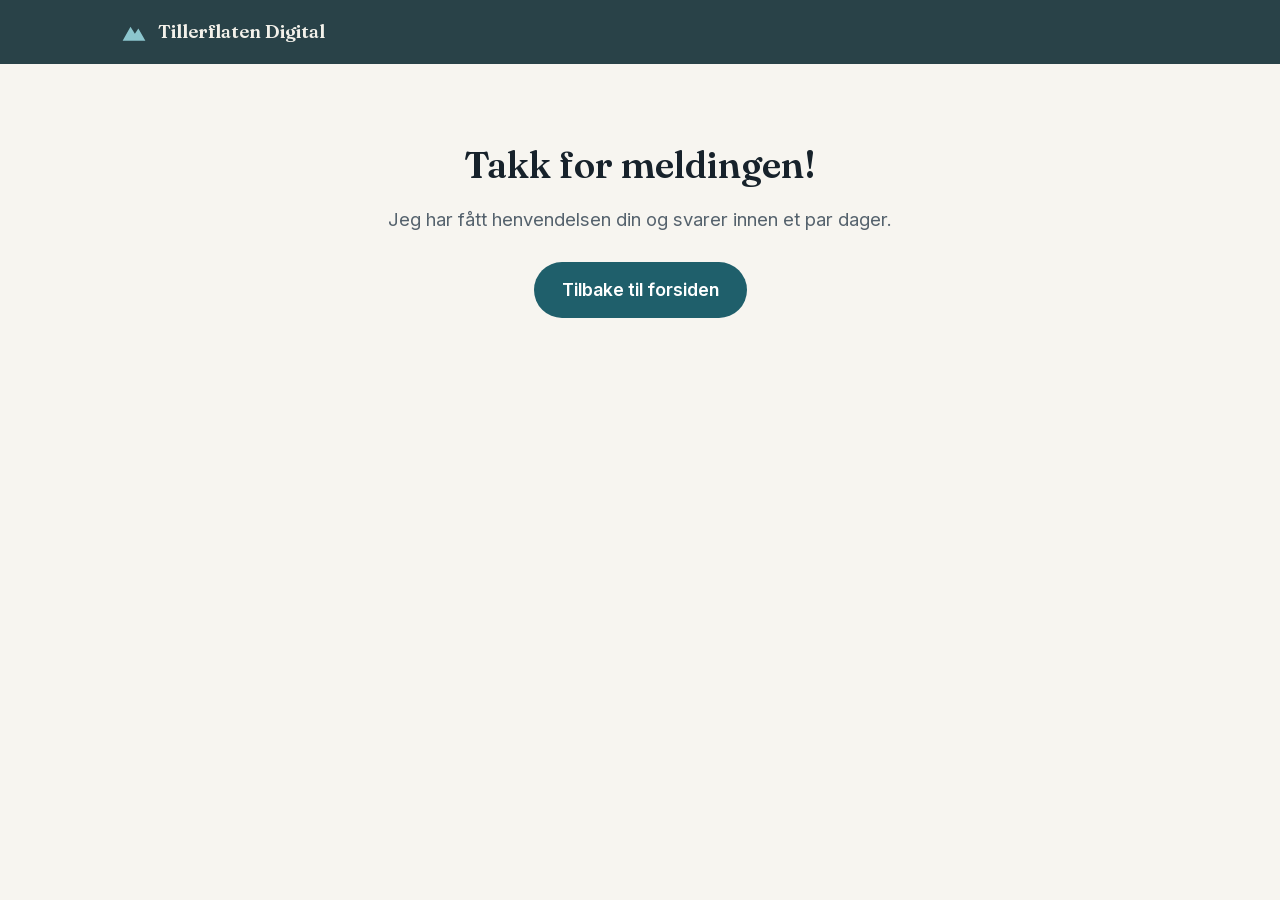
<file: site/takk.html>
<!doctype html>
<html lang="nb">
<head>
  <meta charset="utf-8">
  <meta name="viewport" content="width=device-width, initial-scale=1">
  <title>Takk for meldingen! – Tillerflaten Digital</title>
  <meta name="robots" content="noindex">
  <link rel="icon" href="favicon.ico" sizes="any">
  <link rel="icon" href="favicon.svg" type="image/svg+xml">
  <link rel="apple-touch-icon" href="icons/apple-touch-icon.png">
  <meta name="theme-color" content="#17323a">
  <link rel="preload" href="fonts/inter-latin.woff2" as="font" type="font/woff2" crossorigin>
  <link rel="preload" href="fonts/fraunces-latin.woff2" as="font" type="font/woff2" crossorigin>
  <link rel="stylesheet" href="styles.css?v=11">
</head>
<body>
  <header class="topbar">
    <div class="wrap topbar-inner">
      <a class="brand" href="./">
        <svg class="brand-mark" viewBox="0 0 32 32" aria-hidden="true"><path d="M3 26 L12 10 L17 18 L21 12 L29 26 Z" /></svg>
        Tillerflaten Digital
      </a>
    </div>
  </header>
  <main>
    <section class="section">
      <div class="wrap contact">
        <h2>Takk for meldingen!</h2>
        <p class="lead">Jeg har fått henvendelsen din og svarer innen et par dager.</p>
        <a class="btn btn-primary btn-lg" href="./">Tilbake til forsiden</a>
      </div>
    </section>
  </main>
  <script data-goatcounter="https://tillerflatendigital.goatcounter.com/count" async src="//gc.zgo.at/count.js"></script>
</body>
</html>
</file>
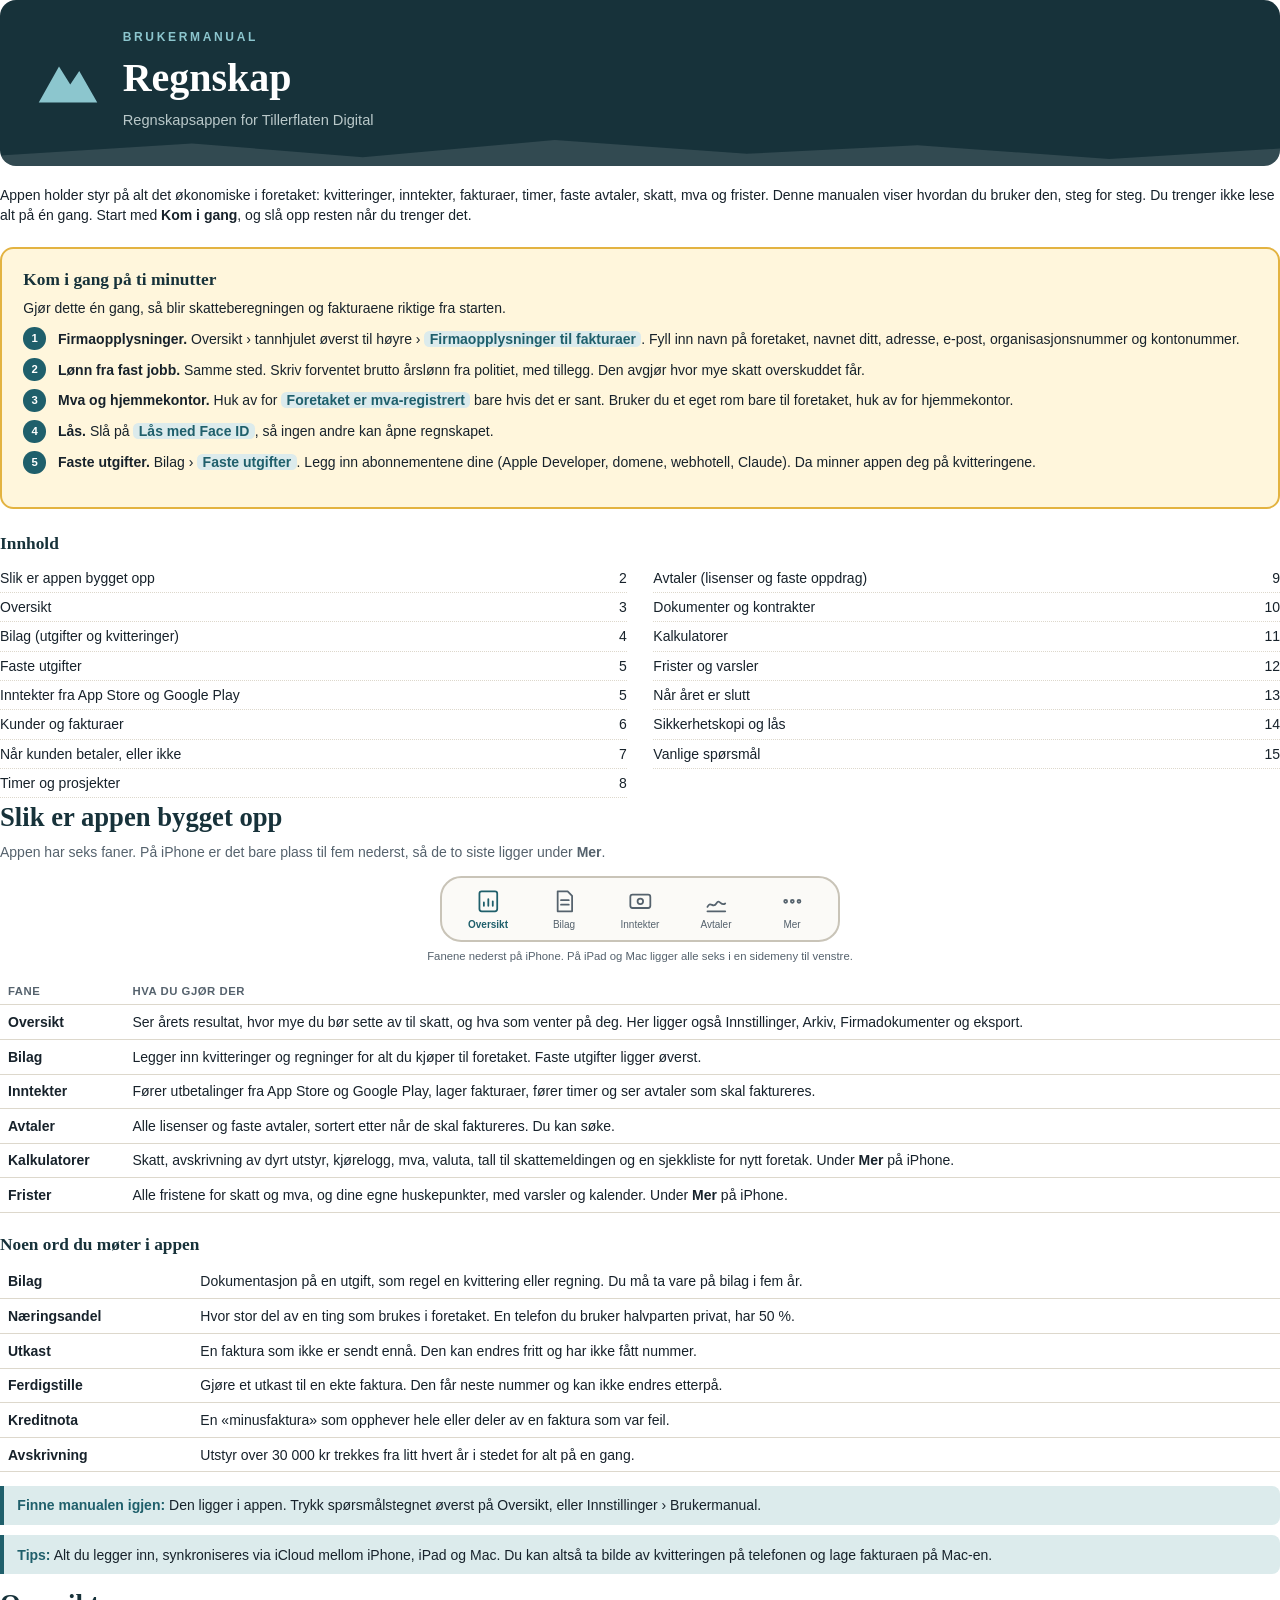
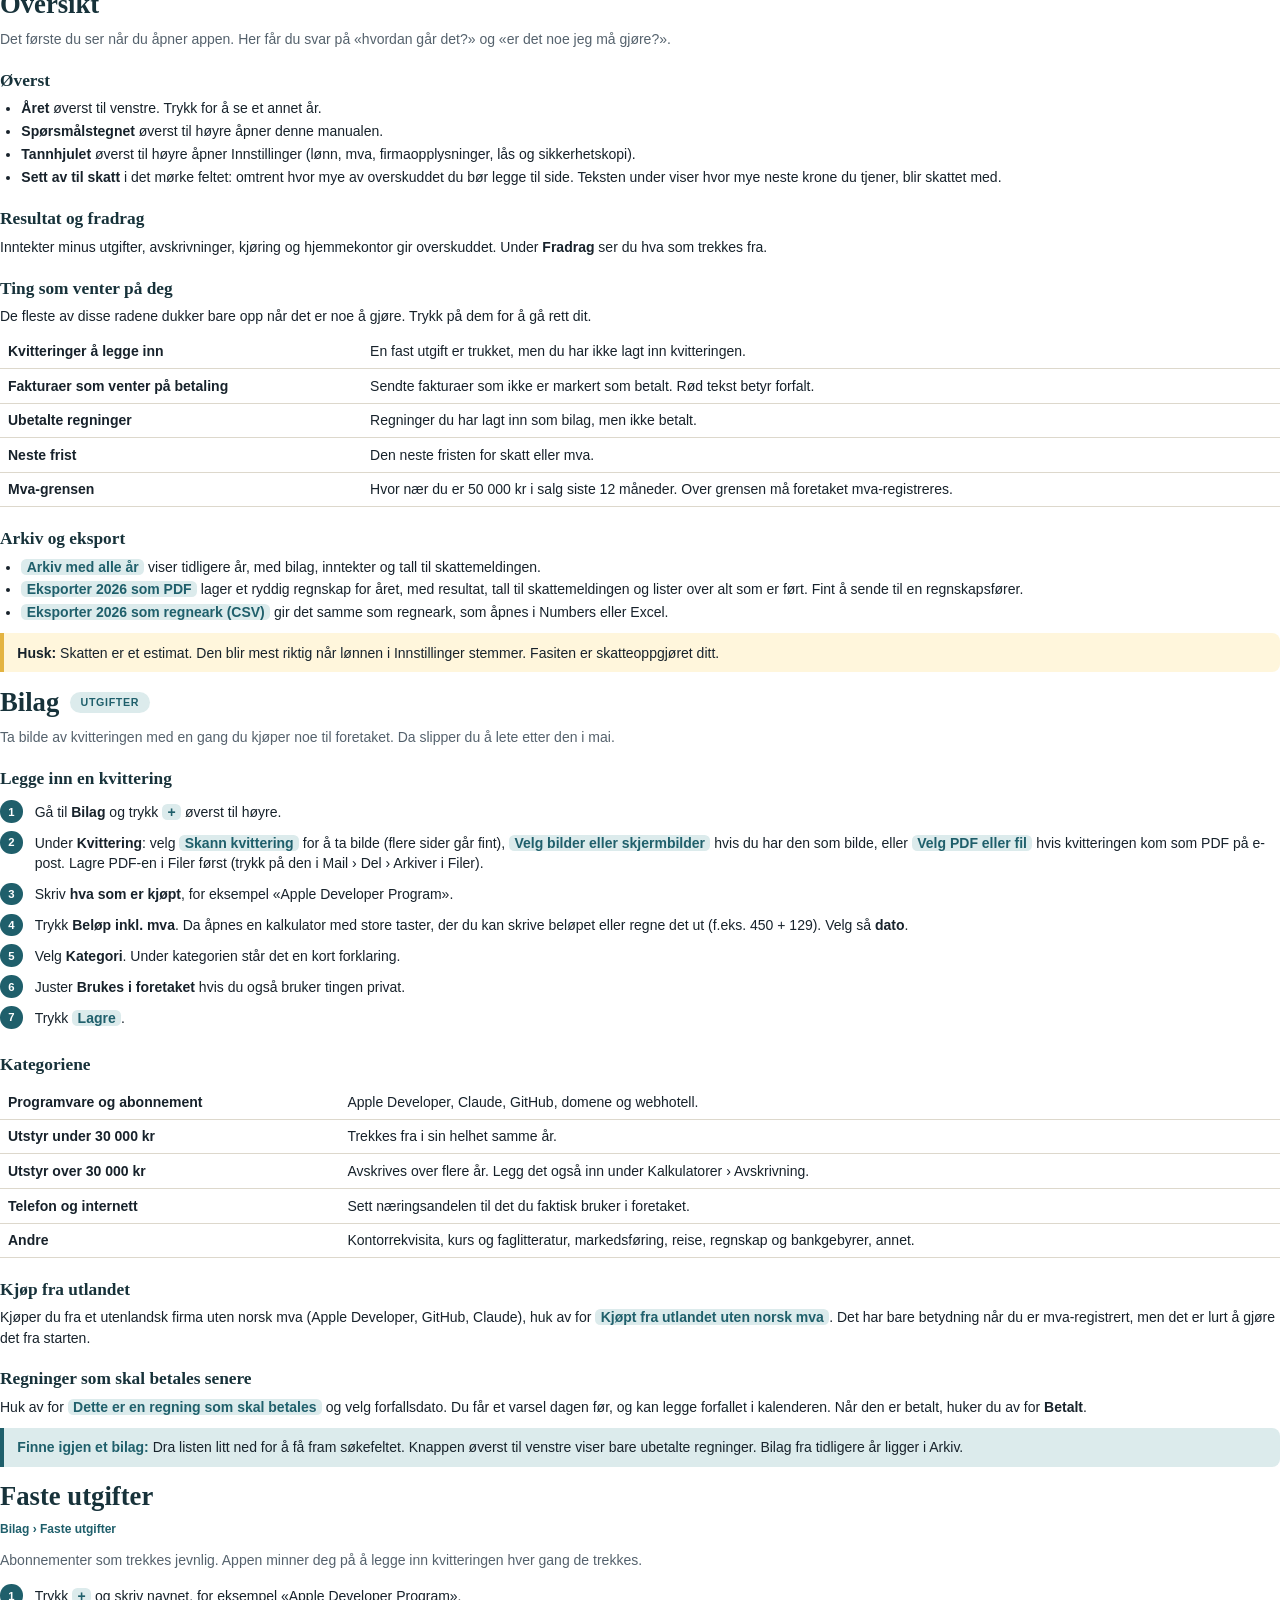
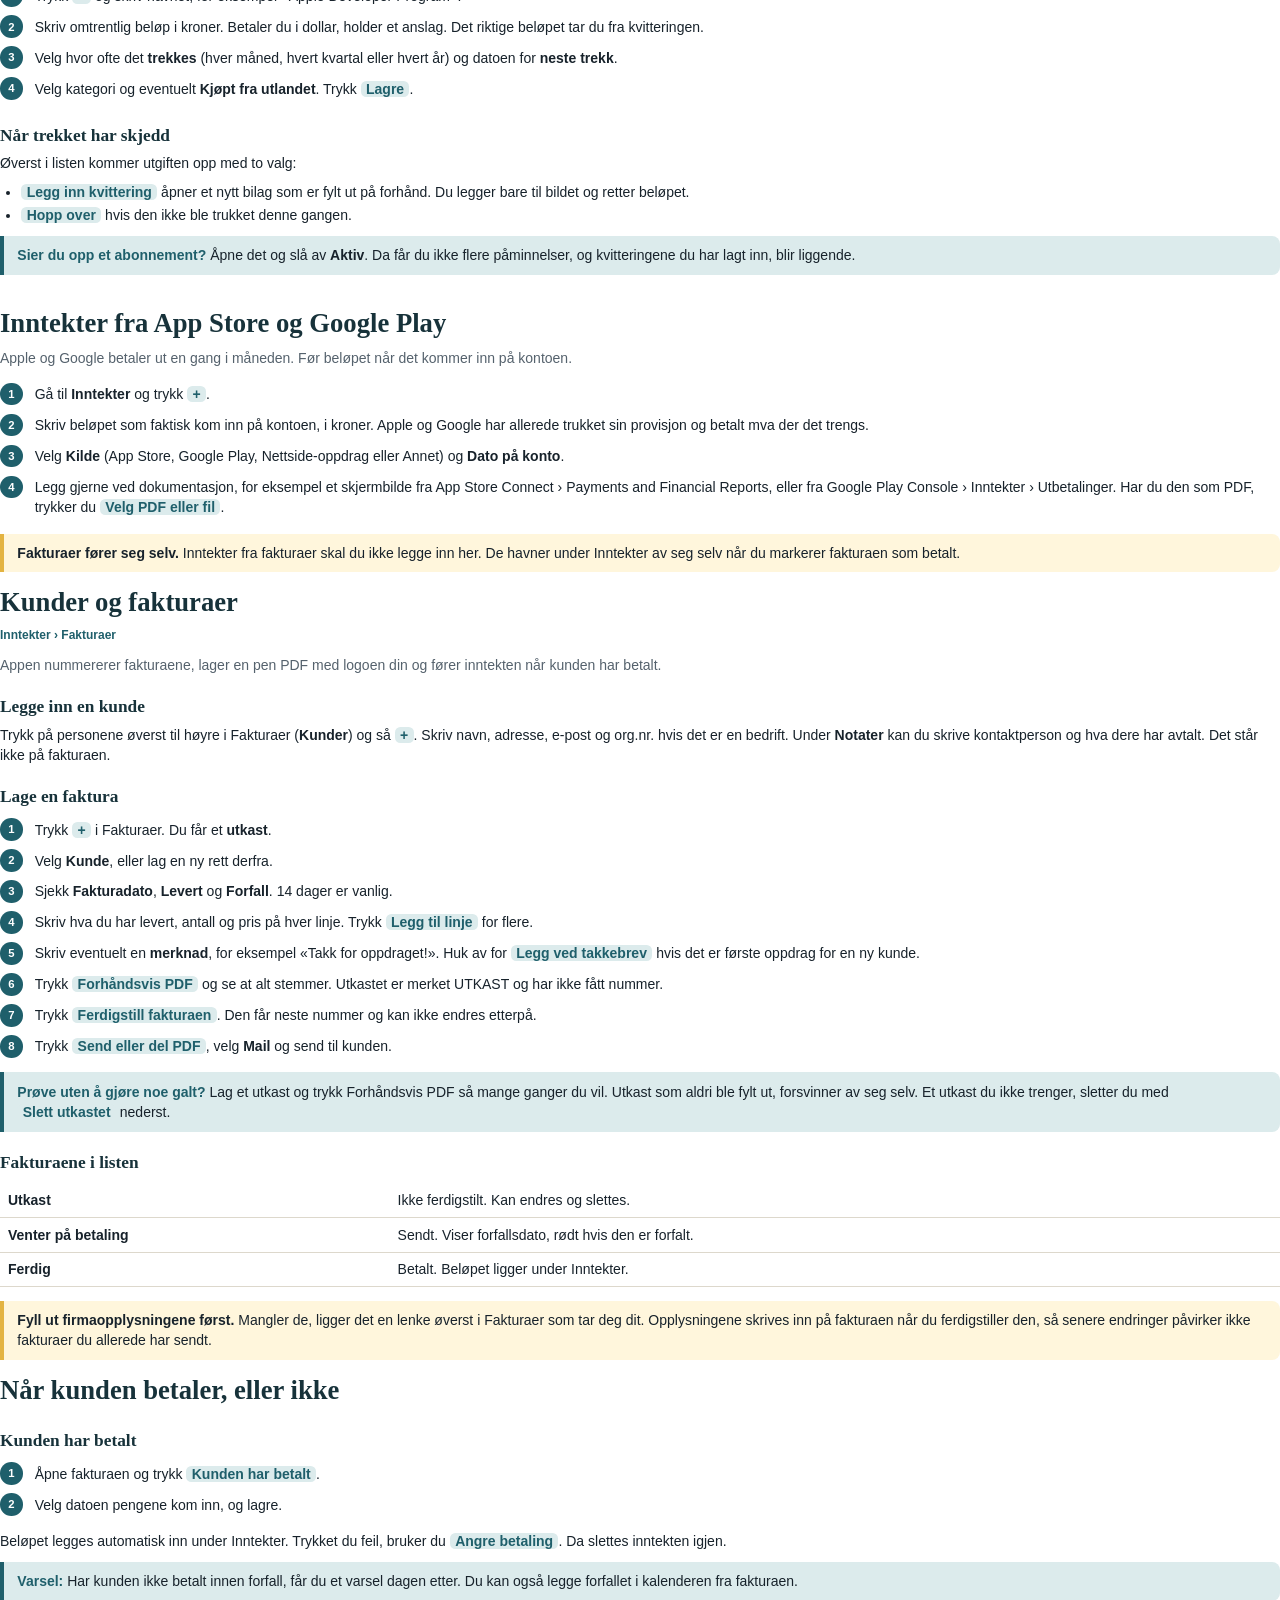
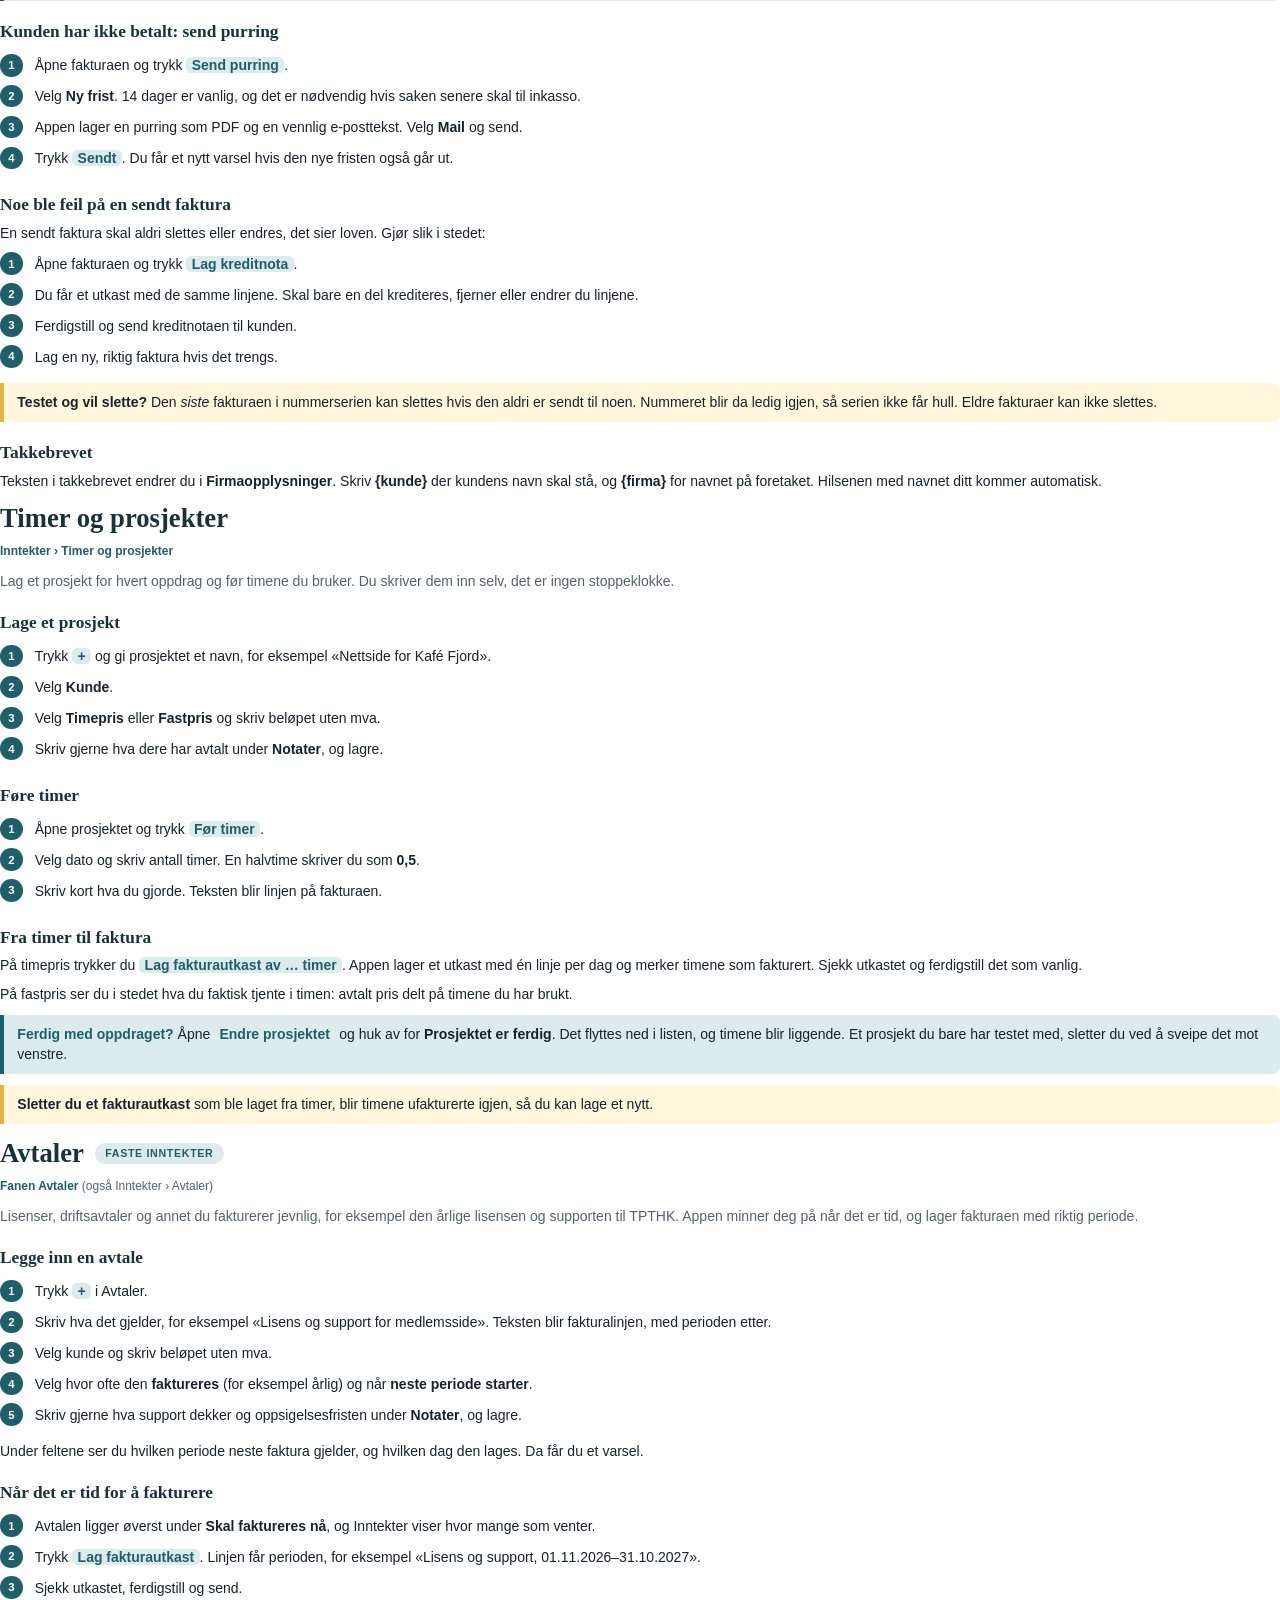
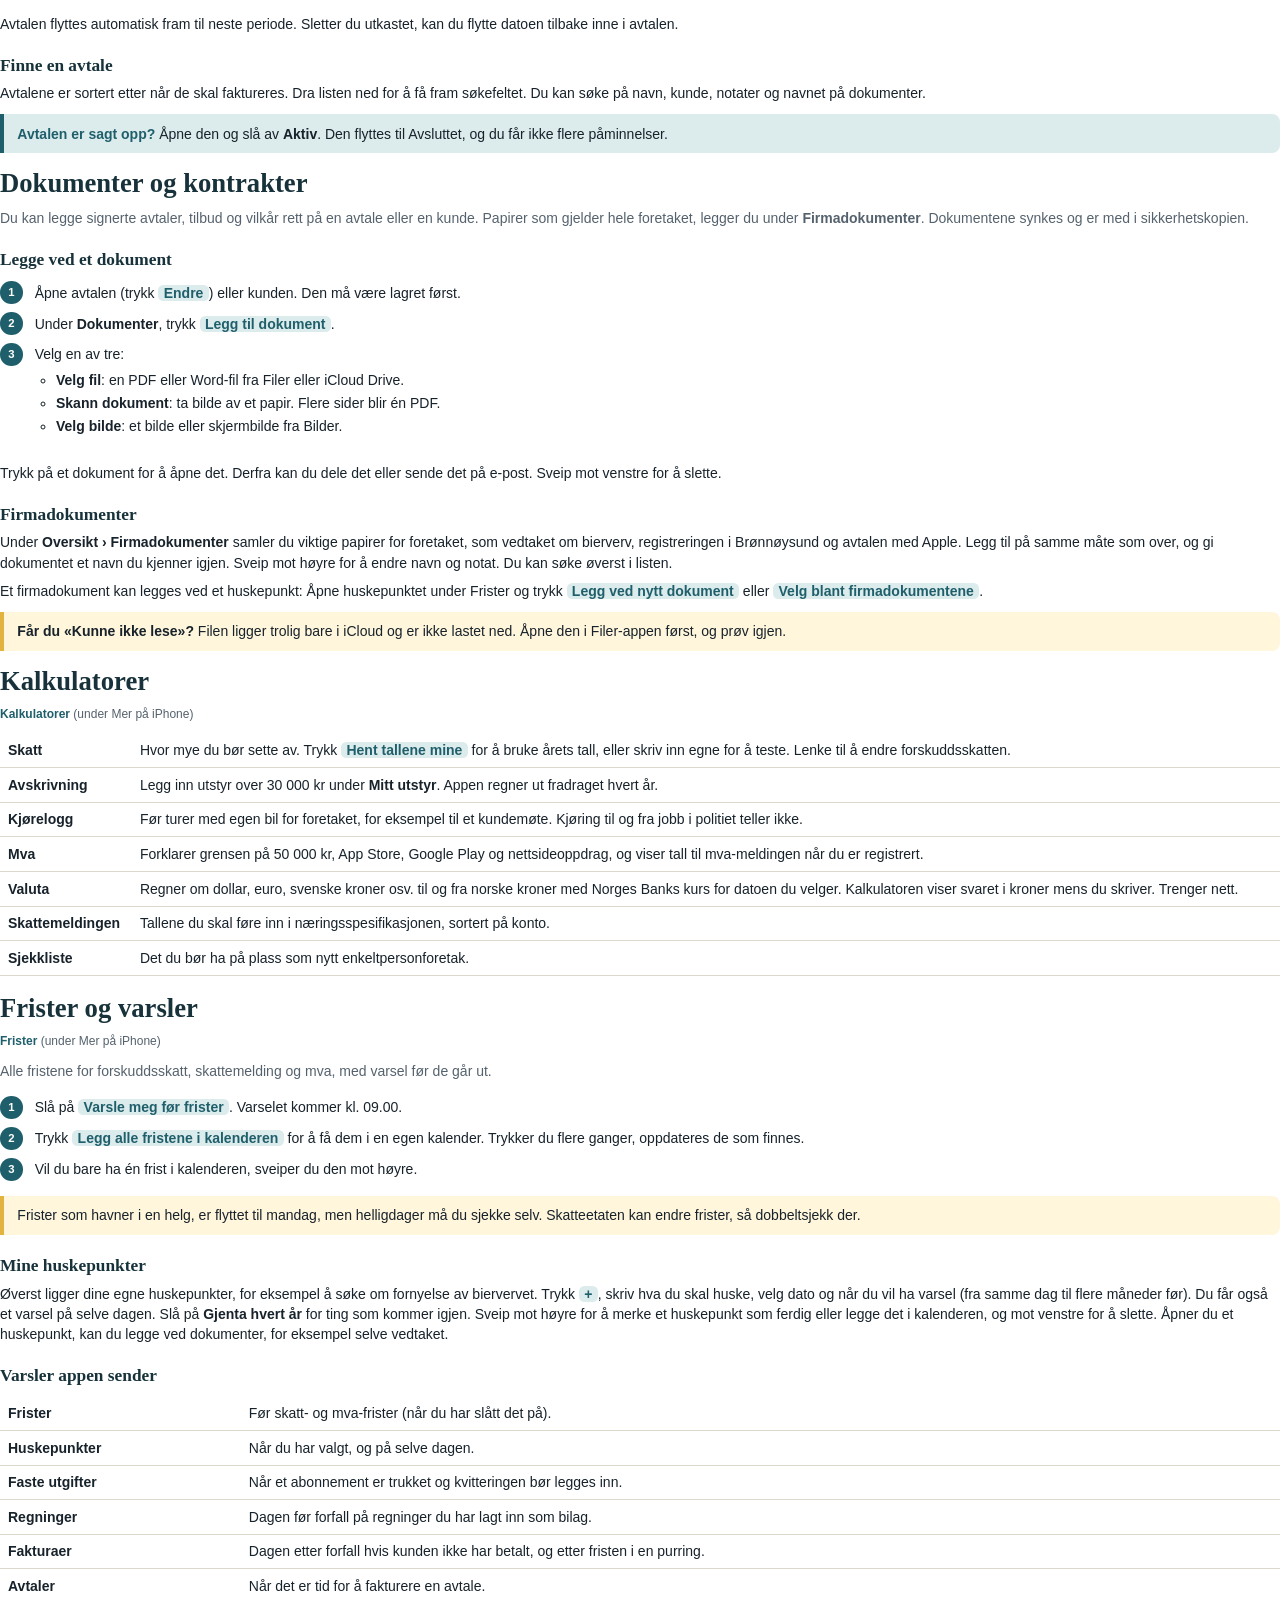
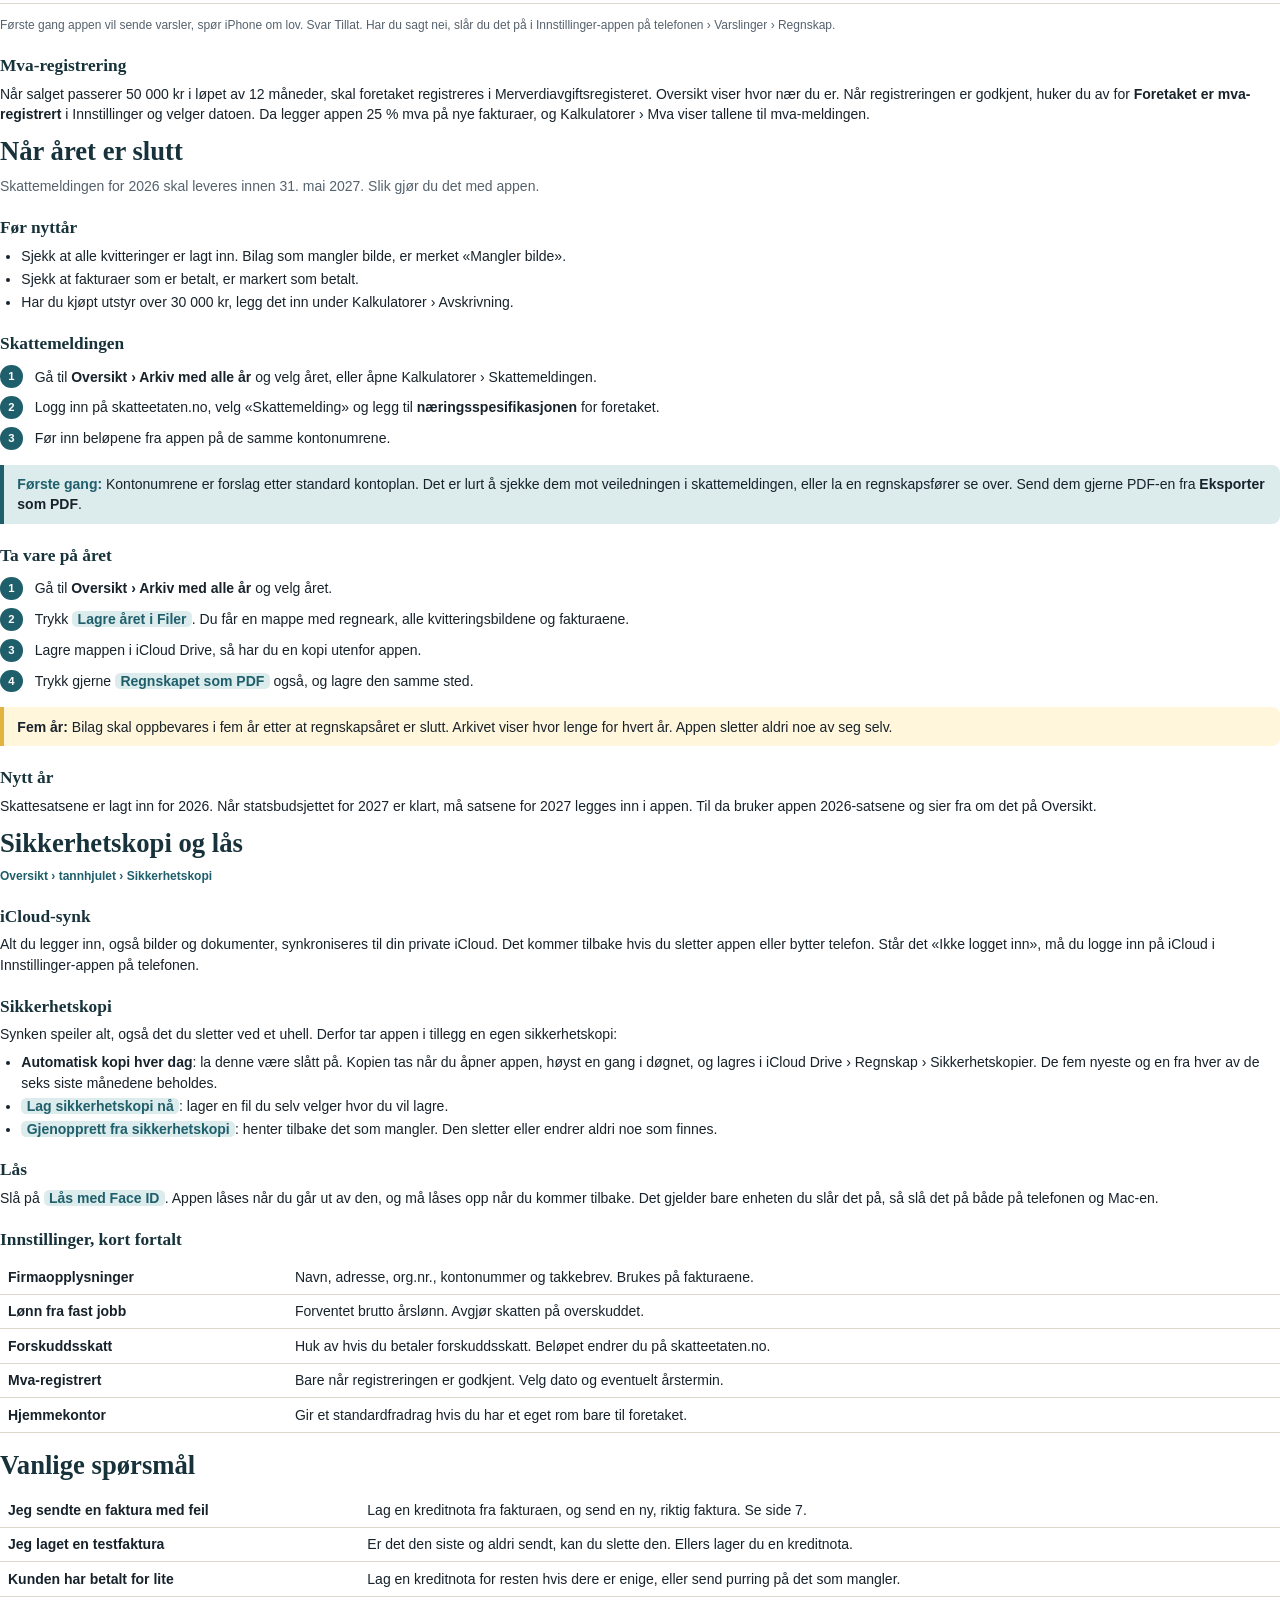
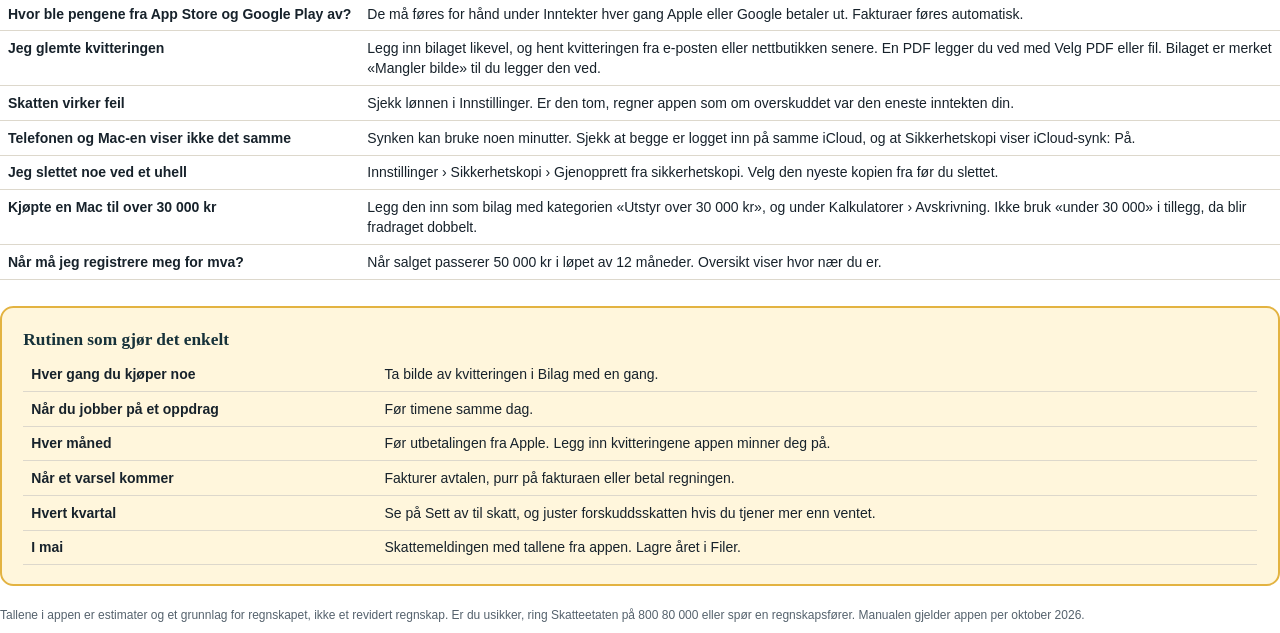
<file: Regnskap/Manual/Brukermanual-Regnskap.html>
<!doctype html>
<html lang="nb">
<head>
<meta charset="utf-8">
<title>Brukermanual Regnskap</title>
<style>
  @page { size: A4; margin: 16mm 16mm 18mm 16mm; }
  :root {
    --tekst: #17222b; --dempet: #55626d; --linje: #ddd8cc; --aksent: #1f5f6b;
    --aksent-myk: #dcebec; --hero: #17323a; --hero-tekst: #f3f1ea; --hero-dempet: #b9c8c9;
    --fjell: #8cc6ce; --bg: #f7f5f0; --gul: #fff6dc; --gul-kant: #e3b341;
  }
  * { box-sizing: border-box; }
  body { margin: 0; font-family: -apple-system, "Helvetica Neue", Arial, sans-serif; color: var(--tekst);
         font-size: 10.5pt; line-height: 1.45; -webkit-print-color-adjust: exact; print-color-adjust: exact; }
  h1, h2, h3 { font-family: "New York", Georgia, "Times New Roman", serif; font-weight: 600; color: var(--hero); }
  h2 { font-size: 20pt; margin: 0 0 4pt; display: flex; align-items: center; gap: 8pt; }
  h3 { font-size: 13pt; margin: 14pt 0 4pt; }
  p { margin: 0 0 6pt; }
  .side { page-break-before: always; }
  .ingress { color: var(--dempet); margin-bottom: 10pt; }
  .merke { display: inline-block; font-family: -apple-system, Arial, sans-serif; font-size: 8pt; font-weight: 700;
           letter-spacing: .5pt; background: var(--aksent-myk); color: var(--aksent); border-radius: 10pt;
           padding: 2pt 8pt; vertical-align: middle; }
  b, .knapp { font-weight: 650; }
  .knapp { background: var(--aksent-myk); color: var(--aksent); border-radius: 4pt; padding: 0 4pt; white-space: nowrap; }

  /* Forside */
  .topp { background: var(--hero); color: var(--hero-tekst); border-radius: 12pt; padding: 22pt 24pt 26pt;
          position: relative; overflow: hidden; }
  .topp .rad { display: flex; align-items: center; gap: 14pt; }
  .topp svg.logo { width: 54pt; height: 54pt; flex: none; }
  .topp .etikett { color: var(--fjell); font-size: 9pt; font-weight: 800; letter-spacing: 2pt; }
  .topp h1 { color: #fff; font-size: 30pt; margin: 2pt 0; }
  .topp .under { color: var(--hero-dempet); font-size: 11pt; }
  .topp svg.rygg { position: absolute; left: 0; right: 0; bottom: -1pt; width: 100%; height: 26pt; }

  .boks { break-inside: avoid; border: 1.5pt solid var(--gul-kant); background: var(--gul); border-radius: 10pt; padding: 14pt 16pt; margin: 16pt 0; }
  .boks h3 { margin-top: 0; }
  .tips { border-left: 3pt solid var(--aksent); background: var(--aksent-myk); padding: 7pt 10pt; border-radius: 0 6pt 6pt 0;
          margin: 8pt 0; break-inside: avoid; }
  .tips b:first-child { color: var(--aksent); }
  .obs { border-left: 3pt solid var(--gul-kant); background: var(--gul); padding: 7pt 10pt; border-radius: 0 6pt 6pt 0;
         margin: 8pt 0; break-inside: avoid; }

  ol.steg { list-style: none; padding: 0; margin: 6pt 0 8pt; counter-reset: steg; }
  ol.steg > li { counter-increment: steg; position: relative; padding: 2pt 0 4pt 26pt; break-inside: avoid; }
  ol.steg > li::before { content: counter(steg); position: absolute; left: 0; top: 1pt; width: 17pt; height: 17pt;
          border-radius: 50%; background: var(--aksent); color: #fff; font-size: 8.5pt; font-weight: 700;
          display: flex; align-items: center; justify-content: center; }
  ul { margin: 4pt 0 8pt; padding-left: 16pt; }
  li { margin-bottom: 2pt; }

  table { width: 100%; border-collapse: collapse; margin: 6pt 0 10pt; break-inside: avoid; }
  th { text-align: left; font-size: 8.5pt; color: var(--dempet); font-weight: 600; text-transform: uppercase;
       letter-spacing: .4pt; border-bottom: 1pt solid var(--linje); padding: 4pt 6pt; }
  td { border-bottom: 1pt solid var(--linje); padding: 5pt 6pt; vertical-align: top; }
  td:first-child { font-weight: 650; white-space: nowrap; }

  .kort { display: grid; grid-template-columns: 1fr 1fr; gap: 8pt; margin: 8pt 0 12pt; }
  .kort > div { border: 1pt solid var(--linje); border-radius: 9pt; padding: 9pt 11pt; background: #fff; break-inside: avoid; }
  .kort .nr { display: inline-flex; width: 18pt; height: 18pt; border-radius: 50%; background: var(--hero); color: #fff;
              font-size: 9pt; font-weight: 700; align-items: center; justify-content: center; margin-right: 6pt; }
  .kort h4 { margin: 0 0 3pt; font-size: 11pt; display: flex; align-items: center; }
  .kort p { margin: 0; color: var(--dempet); font-size: 9.5pt; }

  /* Fanelinje */
  .telefon { margin: 10pt auto 4pt; width: 300pt; border: 1.5pt solid #c9c4b8; border-radius: 16pt; background: #fbfaf7;
             padding: 8pt 6pt 6pt; break-inside: avoid; }
  .faner { display: flex; justify-content: space-around; }
  .fane { text-align: center; font-size: 7.5pt; color: var(--dempet); width: 54pt; }
  .fane svg { width: 20pt; height: 20pt; display: block; margin: 0 auto 2pt; stroke: var(--dempet); fill: none;
              stroke-width: 1.6; stroke-linecap: round; stroke-linejoin: round; }
  .fane.aktiv { color: var(--aksent); font-weight: 700; }
  .fane.aktiv svg { stroke: var(--aksent); }
  .bildetekst { text-align: center; font-size: 8.5pt; color: var(--dempet); margin-bottom: 10pt; }

  .vei { font-size: 9pt; color: var(--aksent); font-weight: 600; margin-bottom: 8pt; }
  .vei span { color: var(--dempet); font-weight: 400; }
  .to { display: grid; grid-template-columns: 1fr 1fr; gap: 14pt; }
  .liten { font-size: 9pt; color: var(--dempet); }
  .innhold { columns: 2; column-gap: 20pt; margin-top: 6pt; }
  .innhold div { display: flex; justify-content: space-between; border-bottom: 1pt dotted var(--linje); padding: 3pt 0;
                 break-inside: avoid; }
</style>
</head>
<body>

<!-- ============ FORSIDE ============ -->
<div class="topp">
  <div class="rad">
    <svg class="logo" viewBox="0 0 32 32"><path d="M3 26 L12 10 L17 18 L21 12 L29 26 Z" fill="#8cc6ce"/></svg>
    <div>
      <div class="etikett">BRUKERMANUAL</div>
      <h1>Regnskap</h1>
      <div class="under">Regnskapsappen for Tillerflaten Digital</div>
    </div>
  </div>
  <svg class="rygg" viewBox="0 0 600 40" preserveAspectRatio="none"><path d="M0 40 L0 26 L90 12 L170 28 L260 8 L350 24 L430 14 L520 30 L600 18 L600 40 Z" fill="rgba(247,245,240,.12)"/></svg>
</div>

<p style="margin-top:14pt">Appen holder styr på alt det økonomiske i foretaket: kvitteringer, inntekter, fakturaer, timer,
faste avtaler, skatt, mva og frister. Denne manualen viser hvordan du bruker den, steg for steg.
Du trenger ikke lese alt på én gang. Start med <b>Kom i gang</b>, og slå opp resten når du trenger det.</p>

<div class="boks">
  <h3>Kom i gang på ti minutter</h3>
  <p>Gjør dette én gang, så blir skatteberegningen og fakturaene riktige fra starten.</p>
  <ol class="steg">
    <li><b>Firmaopplysninger.</b> Oversikt › tannhjulet øverst til høyre › <span class="knapp">Firmaopplysninger til fakturaer</span>. Fyll inn navn på foretaket, navnet ditt, adresse, e-post, organisasjonsnummer og kontonummer.</li>
    <li><b>Lønn fra fast jobb.</b> Samme sted. Skriv forventet brutto årslønn fra politiet, med tillegg. Den avgjør hvor mye skatt overskuddet får.</li>
    <li><b>Mva og hjemmekontor.</b> Huk av for <span class="knapp">Foretaket er mva-registrert</span> bare hvis det er sant. Bruker du et eget rom bare til foretaket, huk av for hjemmekontor.</li>
    <li><b>Lås.</b> Slå på <span class="knapp">Lås med Face ID</span>, så ingen andre kan åpne regnskapet.</li>
    <li><b>Faste utgifter.</b> Bilag › <span class="knapp">Faste utgifter</span>. Legg inn abonnementene dine (Apple Developer, domene, webhotell, Claude). Da minner appen deg på kvitteringene.</li>
  </ol>
</div>

<h3>Innhold</h3>
<div class="innhold">
  <div><span>Slik er appen bygget opp</span><span>2</span></div>
  <div><span>Oversikt</span><span>3</span></div>
  <div><span>Bilag (utgifter og kvitteringer)</span><span>4</span></div>
  <div><span>Faste utgifter</span><span>5</span></div>
  <div><span>Inntekter fra App Store og Google Play</span><span>5</span></div>
  <div><span>Kunder og fakturaer</span><span>6</span></div>
  <div><span>Når kunden betaler, eller ikke</span><span>7</span></div>
  <div><span>Timer og prosjekter</span><span>8</span></div>
  <div><span>Avtaler (lisenser og faste oppdrag)</span><span>9</span></div>
  <div><span>Dokumenter og kontrakter</span><span>10</span></div>
  <div><span>Kalkulatorer</span><span>11</span></div>
  <div><span>Frister og varsler</span><span>12</span></div>
  <div><span>Når året er slutt</span><span>13</span></div>
  <div><span>Sikkerhetskopi og lås</span><span>14</span></div>
  <div><span>Vanlige spørsmål</span><span>15</span></div>
</div>

<!-- ============ OPPBYGGING ============ -->
<section class="side">
<h2>Slik er appen bygget opp</h2>
<p class="ingress">Appen har seks faner. På iPhone er det bare plass til fem nederst, så de to siste ligger under <b>Mer</b>.</p>

<div class="telefon">
  <div class="faner">
    <div class="fane aktiv"><svg viewBox="0 0 24 24"><rect x="4" y="3" width="16" height="18" rx="2"/><path d="M8 16v-3M12 16v-6M16 16v-4"/></svg>Oversikt</div>
    <div class="fane"><svg viewBox="0 0 24 24"><path d="M6 3h9l4 4v14H6z"/><path d="M9 11h7M9 15h7"/></svg>Bilag</div>
    <div class="fane"><svg viewBox="0 0 24 24"><rect x="3" y="6" width="18" height="12" rx="2"/><circle cx="12" cy="12" r="2.5"/></svg>Inntekter</div>
    <div class="fane"><svg viewBox="0 0 24 24"><path d="M4 17c3-6 5 2 8-3s4 3 8 0"/><path d="M4 21h16"/></svg>Avtaler</div>
    <div class="fane"><svg viewBox="0 0 24 24"><circle cx="6" cy="12" r="1.3"/><circle cx="12" cy="12" r="1.3"/><circle cx="18" cy="12" r="1.3"/></svg>Mer</div>
  </div>
</div>
<div class="bildetekst">Fanene nederst på iPhone. På iPad og Mac ligger alle seks i en sidemeny til venstre.</div>

<table>
  <tr><th>Fane</th><th>Hva du gjør der</th></tr>
  <tr><td>Oversikt</td><td>Ser årets resultat, hvor mye du bør sette av til skatt, og hva som venter på deg. Her ligger også Innstillinger, Arkiv, Firmadokumenter og eksport.</td></tr>
  <tr><td>Bilag</td><td>Legger inn kvitteringer og regninger for alt du kjøper til foretaket. Faste utgifter ligger øverst.</td></tr>
  <tr><td>Inntekter</td><td>Fører utbetalinger fra App Store og Google Play, lager fakturaer, fører timer og ser avtaler som skal faktureres.</td></tr>
  <tr><td>Avtaler</td><td>Alle lisenser og faste avtaler, sortert etter når de skal faktureres. Du kan søke.</td></tr>
  <tr><td>Kalkulatorer</td><td>Skatt, avskrivning av dyrt utstyr, kjørelogg, mva, valuta, tall til skattemeldingen og en sjekkliste for nytt foretak. Under <b>Mer</b> på iPhone.</td></tr>
  <tr><td>Frister</td><td>Alle fristene for skatt og mva, og dine egne huskepunkter, med varsler og kalender. Under <b>Mer</b> på iPhone.</td></tr>
</table>

<h3>Noen ord du møter i appen</h3>
<table>
  <tr><td>Bilag</td><td>Dokumentasjon på en utgift, som regel en kvittering eller regning. Du må ta vare på bilag i fem år.</td></tr>
  <tr><td>Næringsandel</td><td>Hvor stor del av en ting som brukes i foretaket. En telefon du bruker halvparten privat, har 50 %.</td></tr>
  <tr><td>Utkast</td><td>En faktura som ikke er sendt ennå. Den kan endres fritt og har ikke fått nummer.</td></tr>
  <tr><td>Ferdigstille</td><td>Gjøre et utkast til en ekte faktura. Den får neste nummer og kan ikke endres etterpå.</td></tr>
  <tr><td>Kreditnota</td><td>En «minusfaktura» som opphever hele eller deler av en faktura som var feil.</td></tr>
  <tr><td>Avskrivning</td><td>Utstyr over 30 000 kr trekkes fra litt hvert år i stedet for alt på en gang.</td></tr>
</table>

<div class="tips"><b>Finne manualen igjen:</b> Den ligger i appen. Trykk spørsmålstegnet øverst på Oversikt, eller Innstillinger › Brukermanual.</div>
<div class="tips"><b>Tips:</b> Alt du legger inn, synkroniseres via iCloud mellom iPhone, iPad og Mac. Du kan altså ta bilde av kvitteringen på telefonen og lage fakturaen på Mac-en.</div>
</section>

<!-- ============ OVERSIKT ============ -->
<section class="side">
<h2>Oversikt</h2>
<p class="ingress">Det første du ser når du åpner appen. Her får du svar på «hvordan går det?» og «er det noe jeg må gjøre?».</p>

<h3>Øverst</h3>
<ul>
  <li><b>Året</b> øverst til venstre. Trykk for å se et annet år.</li>
  <li><b>Spørsmålstegnet</b> øverst til høyre åpner denne manualen.</li>
  <li><b>Tannhjulet</b> øverst til høyre åpner Innstillinger (lønn, mva, firmaopplysninger, lås og sikkerhetskopi).</li>
  <li><b>Sett av til skatt</b> i det mørke feltet: omtrent hvor mye av overskuddet du bør legge til side. Teksten under viser hvor mye neste krone du tjener, blir skattet med.</li>
</ul>

<h3>Resultat og fradrag</h3>
<p>Inntekter minus utgifter, avskrivninger, kjøring og hjemmekontor gir overskuddet. Under <b>Fradrag</b> ser du hva som trekkes fra.</p>

<h3>Ting som venter på deg</h3>
<p>De fleste av disse radene dukker bare opp når det er noe å gjøre. Trykk på dem for å gå rett dit.</p>
<table>
  <tr><td>Kvitteringer å legge inn</td><td>En fast utgift er trukket, men du har ikke lagt inn kvitteringen.</td></tr>
  <tr><td>Fakturaer som venter på betaling</td><td>Sendte fakturaer som ikke er markert som betalt. Rød tekst betyr forfalt.</td></tr>
  <tr><td>Ubetalte regninger</td><td>Regninger du har lagt inn som bilag, men ikke betalt.</td></tr>
  <tr><td>Neste frist</td><td>Den neste fristen for skatt eller mva.</td></tr>
  <tr><td>Mva-grensen</td><td>Hvor nær du er 50 000 kr i salg siste 12 måneder. Over grensen må foretaket mva-registreres.</td></tr>
</table>

<h3>Arkiv og eksport</h3>
<ul>
  <li><span class="knapp">Arkiv med alle år</span> viser tidligere år, med bilag, inntekter og tall til skattemeldingen.</li>
  <li><span class="knapp">Eksporter 2026 som PDF</span> lager et ryddig regnskap for året, med resultat, tall til skattemeldingen og lister over alt som er ført. Fint å sende til en regnskapsfører.</li>
  <li><span class="knapp">Eksporter 2026 som regneark (CSV)</span> gir det samme som regneark, som åpnes i Numbers eller Excel.</li>
</ul>
<div class="obs"><b>Husk:</b> Skatten er et estimat. Den blir mest riktig når lønnen i Innstillinger stemmer. Fasiten er skatteoppgjøret ditt.</div>
</section>

<!-- ============ BILAG ============ -->
<section class="side">
<h2>Bilag <span class="merke">UTGIFTER</span></h2>
<p class="ingress">Ta bilde av kvitteringen med en gang du kjøper noe til foretaket. Da slipper du å lete etter den i mai.</p>

<h3>Legge inn en kvittering</h3>
<ol class="steg">
  <li>Gå til <b>Bilag</b> og trykk <span class="knapp">+</span> øverst til høyre.</li>
  <li>Under <b>Kvittering</b>: velg <span class="knapp">Skann kvittering</span> for å ta bilde (flere sider går fint), <span class="knapp">Velg bilder eller skjermbilder</span> hvis du har den som bilde, eller <span class="knapp">Velg PDF eller fil</span> hvis kvitteringen kom som PDF på e-post. Lagre PDF-en i Filer først (trykk på den i Mail › Del › Arkiver i Filer).</li>
  <li>Skriv <b>hva som er kjøpt</b>, for eksempel «Apple Developer Program».</li>
  <li>Trykk <b>Beløp inkl. mva</b>. Da åpnes en kalkulator med store taster, der du kan skrive beløpet eller regne det ut (f.eks. 450 + 129). Velg så <b>dato</b>.</li>
  <li>Velg <b>Kategori</b>. Under kategorien står det en kort forklaring.</li>
  <li>Juster <b>Brukes i foretaket</b> hvis du også bruker tingen privat.</li>
  <li>Trykk <span class="knapp">Lagre</span>.</li>
</ol>

<h3>Kategoriene</h3>
<table>
  <tr><td>Programvare og abonnement</td><td>Apple Developer, Claude, GitHub, domene og webhotell.</td></tr>
  <tr><td>Utstyr under 30 000 kr</td><td>Trekkes fra i sin helhet samme år.</td></tr>
  <tr><td>Utstyr over 30 000 kr</td><td>Avskrives over flere år. Legg det også inn under Kalkulatorer › Avskrivning.</td></tr>
  <tr><td>Telefon og internett</td><td>Sett næringsandelen til det du faktisk bruker i foretaket.</td></tr>
  <tr><td>Andre</td><td>Kontorrekvisita, kurs og faglitteratur, markedsføring, reise, regnskap og bankgebyrer, annet.</td></tr>
</table>

<h3>Kjøp fra utlandet</h3>
<p>Kjøper du fra et utenlandsk firma uten norsk mva (Apple Developer, GitHub, Claude), huk av for <span class="knapp">Kjøpt fra utlandet uten norsk mva</span>. Det har bare betydning når du er mva-registrert, men det er lurt å gjøre det fra starten.</p>

<h3>Regninger som skal betales senere</h3>
<p>Huk av for <span class="knapp">Dette er en regning som skal betales</span> og velg forfallsdato. Du får et varsel dagen før, og kan legge forfallet i kalenderen. Når den er betalt, huker du av for <b>Betalt</b>.</p>

<div class="tips"><b>Finne igjen et bilag:</b> Dra listen litt ned for å få fram søkefeltet. Knappen øverst til venstre viser bare ubetalte regninger. Bilag fra tidligere år ligger i Arkiv.</div>
</section>

<!-- ============ FASTE UTGIFTER ============ -->
<section class="side">
<h2>Faste utgifter</h2>
<div class="vei">Bilag › Faste utgifter</div>
<p class="ingress">Abonnementer som trekkes jevnlig. Appen minner deg på å legge inn kvitteringen hver gang de trekkes.</p>

<ol class="steg">
  <li>Trykk <span class="knapp">+</span> og skriv navnet, for eksempel «Apple Developer Program».</li>
  <li>Skriv omtrentlig beløp i kroner. Betaler du i dollar, holder et anslag. Det riktige beløpet tar du fra kvitteringen.</li>
  <li>Velg hvor ofte det <b>trekkes</b> (hver måned, hvert kvartal eller hvert år) og datoen for <b>neste trekk</b>.</li>
  <li>Velg kategori og eventuelt <b>Kjøpt fra utlandet</b>. Trykk <span class="knapp">Lagre</span>.</li>
</ol>

<h3>Når trekket har skjedd</h3>
<p>Øverst i listen kommer utgiften opp med to valg:</p>
<ul>
  <li><span class="knapp">Legg inn kvittering</span> åpner et nytt bilag som er fylt ut på forhånd. Du legger bare til bildet og retter beløpet.</li>
  <li><span class="knapp">Hopp over</span> hvis den ikke ble trukket denne gangen.</li>
</ul>
<div class="tips"><b>Sier du opp et abonnement?</b> Åpne det og slå av <b>Aktiv</b>. Da får du ikke flere påminnelser, og kvitteringene du har lagt inn, blir liggende.</div>

<!-- ============ INNTEKTER ============ -->
<h2 style="margin-top:22pt">Inntekter fra App Store og Google Play</h2>
<p class="ingress">Apple og Google betaler ut en gang i måneden. Før beløpet når det kommer inn på kontoen.</p>
<ol class="steg">
  <li>Gå til <b>Inntekter</b> og trykk <span class="knapp">+</span>.</li>
  <li>Skriv beløpet som faktisk kom inn på kontoen, i kroner. Apple og Google har allerede trukket sin provisjon og betalt mva der det trengs.</li>
  <li>Velg <b>Kilde</b> (App Store, Google Play, Nettside-oppdrag eller Annet) og <b>Dato på konto</b>.</li>
  <li>Legg gjerne ved dokumentasjon, for eksempel et skjermbilde fra App Store Connect › Payments and Financial Reports, eller fra Google Play Console › Inntekter › Utbetalinger. Har du den som PDF, trykker du <span class="knapp">Velg PDF eller fil</span>.</li>
</ol>
<div class="obs"><b>Fakturaer fører seg selv.</b> Inntekter fra fakturaer skal du ikke legge inn her. De havner under Inntekter av seg selv når du markerer fakturaen som betalt.</div>
</section>

<!-- ============ FAKTURA ============ -->
<section class="side">
<h2>Kunder og fakturaer</h2>
<div class="vei">Inntekter › Fakturaer</div>
<p class="ingress">Appen nummererer fakturaene, lager en pen PDF med logoen din og fører inntekten når kunden har betalt.</p>

<h3>Legge inn en kunde</h3>
<p>Trykk på personene øverst til høyre i Fakturaer (<b>Kunder</b>) og så <span class="knapp">+</span>. Skriv navn, adresse, e-post og org.nr. hvis det er en bedrift. Under <b>Notater</b> kan du skrive kontaktperson og hva dere har avtalt. Det står ikke på fakturaen.</p>

<h3>Lage en faktura</h3>
<ol class="steg">
  <li>Trykk <span class="knapp">+</span> i Fakturaer. Du får et <b>utkast</b>.</li>
  <li>Velg <b>Kunde</b>, eller lag en ny rett derfra.</li>
  <li>Sjekk <b>Fakturadato</b>, <b>Levert</b> og <b>Forfall</b>. 14 dager er vanlig.</li>
  <li>Skriv hva du har levert, antall og pris på hver linje. Trykk <span class="knapp">Legg til linje</span> for flere.</li>
  <li>Skriv eventuelt en <b>merknad</b>, for eksempel «Takk for oppdraget!». Huk av for <span class="knapp">Legg ved takkebrev</span> hvis det er første oppdrag for en ny kunde.</li>
  <li>Trykk <span class="knapp">Forhåndsvis PDF</span> og se at alt stemmer. Utkastet er merket UTKAST og har ikke fått nummer.</li>
  <li>Trykk <span class="knapp">Ferdigstill fakturaen</span>. Den får neste nummer og kan ikke endres etterpå.</li>
  <li>Trykk <span class="knapp">Send eller del PDF</span>, velg <b>Mail</b> og send til kunden.</li>
</ol>

<div class="tips"><b>Prøve uten å gjøre noe galt?</b> Lag et utkast og trykk Forhåndsvis PDF så mange ganger du vil. Utkast som aldri ble fylt ut, forsvinner av seg selv. Et utkast du ikke trenger, sletter du med <span class="knapp">Slett utkastet</span> nederst.</div>

<h3>Fakturaene i listen</h3>
<table>
  <tr><td>Utkast</td><td>Ikke ferdigstilt. Kan endres og slettes.</td></tr>
  <tr><td>Venter på betaling</td><td>Sendt. Viser forfallsdato, rødt hvis den er forfalt.</td></tr>
  <tr><td>Ferdig</td><td>Betalt. Beløpet ligger under Inntekter.</td></tr>
</table>
<div class="obs"><b>Fyll ut firmaopplysningene først.</b> Mangler de, ligger det en lenke øverst i Fakturaer som tar deg dit. Opplysningene skrives inn på fakturaen når du ferdigstiller den, så senere endringer påvirker ikke fakturaer du allerede har sendt.</div>
</section>

<!-- ============ BETALING ============ -->
<section class="side">
<h2>Når kunden betaler, eller ikke</h2>

<h3>Kunden har betalt</h3>
<ol class="steg">
  <li>Åpne fakturaen og trykk <span class="knapp">Kunden har betalt</span>.</li>
  <li>Velg datoen pengene kom inn, og lagre.</li>
</ol>
<p>Beløpet legges automatisk inn under Inntekter. Trykket du feil, bruker du <span class="knapp">Angre betaling</span>. Da slettes inntekten igjen.</p>
<div class="tips"><b>Varsel:</b> Har kunden ikke betalt innen forfall, får du et varsel dagen etter. Du kan også legge forfallet i kalenderen fra fakturaen.</div>

<h3>Kunden har ikke betalt: send purring</h3>
<ol class="steg">
  <li>Åpne fakturaen og trykk <span class="knapp">Send purring</span>.</li>
  <li>Velg <b>Ny frist</b>. 14 dager er vanlig, og det er nødvendig hvis saken senere skal til inkasso.</li>
  <li>Appen lager en purring som PDF og en vennlig e-posttekst. Velg <b>Mail</b> og send.</li>
  <li>Trykk <span class="knapp">Sendt</span>. Du får et nytt varsel hvis den nye fristen også går ut.</li>
</ol>

<h3>Noe ble feil på en sendt faktura</h3>
<p>En sendt faktura skal aldri slettes eller endres, det sier loven. Gjør slik i stedet:</p>
<ol class="steg">
  <li>Åpne fakturaen og trykk <span class="knapp">Lag kreditnota</span>.</li>
  <li>Du får et utkast med de samme linjene. Skal bare en del krediteres, fjerner eller endrer du linjene.</li>
  <li>Ferdigstill og send kreditnotaen til kunden.</li>
  <li>Lag en ny, riktig faktura hvis det trengs.</li>
</ol>

<div class="obs"><b>Testet og vil slette?</b> Den <i>siste</i> fakturaen i nummerserien kan slettes hvis den aldri er sendt til noen. Nummeret blir da ledig igjen, så serien ikke får hull. Eldre fakturaer kan ikke slettes.</div>

<h3>Takkebrevet</h3>
<p>Teksten i takkebrevet endrer du i <b>Firmaopplysninger</b>. Skriv <b>{kunde}</b> der kundens navn skal stå, og <b>{firma}</b> for navnet på foretaket. Hilsenen med navnet ditt kommer automatisk.</p>
</section>

<!-- ============ TIMER ============ -->
<section class="side">
<h2>Timer og prosjekter</h2>
<div class="vei">Inntekter › Timer og prosjekter</div>
<p class="ingress">Lag et prosjekt for hvert oppdrag og før timene du bruker. Du skriver dem inn selv, det er ingen stoppeklokke.</p>

<h3>Lage et prosjekt</h3>
<ol class="steg">
  <li>Trykk <span class="knapp">+</span> og gi prosjektet et navn, for eksempel «Nettside for Kafé Fjord».</li>
  <li>Velg <b>Kunde</b>.</li>
  <li>Velg <b>Timepris</b> eller <b>Fastpris</b> og skriv beløpet uten mva.</li>
  <li>Skriv gjerne hva dere har avtalt under <b>Notater</b>, og lagre.</li>
</ol>

<h3>Føre timer</h3>
<ol class="steg">
  <li>Åpne prosjektet og trykk <span class="knapp">Før timer</span>.</li>
  <li>Velg dato og skriv antall timer. En halvtime skriver du som <b>0,5</b>.</li>
  <li>Skriv kort hva du gjorde. Teksten blir linjen på fakturaen.</li>
</ol>

<h3>Fra timer til faktura</h3>
<p>På timepris trykker du <span class="knapp">Lag fakturautkast av … timer</span>. Appen lager et utkast med én linje per dag og merker timene som fakturert. Sjekk utkastet og ferdigstill det som vanlig.</p>
<p>På fastpris ser du i stedet hva du faktisk tjente i timen: avtalt pris delt på timene du har brukt.</p>

<div class="tips"><b>Ferdig med oppdraget?</b> Åpne <span class="knapp">Endre prosjektet</span> og huk av for <b>Prosjektet er ferdig</b>. Det flyttes ned i listen, og timene blir liggende. Et prosjekt du bare har testet med, sletter du ved å sveipe det mot venstre.</div>
<div class="obs"><b>Sletter du et fakturautkast</b> som ble laget fra timer, blir timene ufakturerte igjen, så du kan lage et nytt.</div>
</section>

<!-- ============ AVTALER ============ -->
<section class="side">
<h2>Avtaler <span class="merke">FASTE INNTEKTER</span></h2>
<div class="vei">Fanen Avtaler <span>(også Inntekter › Avtaler)</span></div>
<p class="ingress">Lisenser, driftsavtaler og annet du fakturerer jevnlig, for eksempel den årlige lisensen og supporten til TPTHK. Appen minner deg på når det er tid, og lager fakturaen med riktig periode.</p>

<h3>Legge inn en avtale</h3>
<ol class="steg">
  <li>Trykk <span class="knapp">+</span> i Avtaler.</li>
  <li>Skriv hva det gjelder, for eksempel «Lisens og support for medlemsside». Teksten blir fakturalinjen, med perioden etter.</li>
  <li>Velg kunde og skriv beløpet uten mva.</li>
  <li>Velg hvor ofte den <b>faktureres</b> (for eksempel årlig) og når <b>neste periode starter</b>.</li>
  <li>Skriv gjerne hva support dekker og oppsigelsesfristen under <b>Notater</b>, og lagre.</li>
</ol>
<p>Under feltene ser du hvilken periode neste faktura gjelder, og hvilken dag den lages. Da får du et varsel.</p>

<h3>Når det er tid for å fakturere</h3>
<ol class="steg">
  <li>Avtalen ligger øverst under <b>Skal faktureres nå</b>, og Inntekter viser hvor mange som venter.</li>
  <li>Trykk <span class="knapp">Lag fakturautkast</span>. Linjen får perioden, for eksempel «Lisens og support, 01.11.2026–31.10.2027».</li>
  <li>Sjekk utkastet, ferdigstill og send.</li>
</ol>
<p>Avtalen flyttes automatisk fram til neste periode. Sletter du utkastet, kan du flytte datoen tilbake inne i avtalen.</p>

<h3>Finne en avtale</h3>
<p>Avtalene er sortert etter når de skal faktureres. Dra listen ned for å få fram søkefeltet. Du kan søke på navn, kunde, notater og navnet på dokumenter.</p>
<div class="tips"><b>Avtalen er sagt opp?</b> Åpne den og slå av <b>Aktiv</b>. Den flyttes til Avsluttet, og du får ikke flere påminnelser.</div>
</section>

<!-- ============ DOKUMENTER ============ -->
<section class="side">
<h2>Dokumenter og kontrakter</h2>
<p class="ingress">Du kan legge signerte avtaler, tilbud og vilkår rett på en avtale eller en kunde. Papirer som gjelder hele foretaket, legger du under <b>Firmadokumenter</b>. Dokumentene synkes og er med i sikkerhetskopien.</p>

<h3>Legge ved et dokument</h3>
<ol class="steg">
  <li>Åpne avtalen (trykk <span class="knapp">Endre</span>) eller kunden. Den må være lagret først.</li>
  <li>Under <b>Dokumenter</b>, trykk <span class="knapp">Legg til dokument</span>.</li>
  <li>Velg en av tre:
    <ul>
      <li><b>Velg fil</b>: en PDF eller Word-fil fra Filer eller iCloud Drive.</li>
      <li><b>Skann dokument</b>: ta bilde av et papir. Flere sider blir én PDF.</li>
      <li><b>Velg bilde</b>: et bilde eller skjermbilde fra Bilder.</li>
    </ul>
  </li>
</ol>
<p>Trykk på et dokument for å åpne det. Derfra kan du dele det eller sende det på e-post. Sveip mot venstre for å slette.</p>
<h3>Firmadokumenter</h3>
<p>Under <b>Oversikt › Firmadokumenter</b> samler du viktige papirer for foretaket, som vedtaket om bierverv, registreringen i Brønnøysund og avtalen med Apple. Legg til på samme måte som over, og gi dokumentet et navn du kjenner igjen. Sveip mot høyre for å endre navn og notat. Du kan søke øverst i listen.</p>
<p>Et firmadokument kan legges ved et huskepunkt: Åpne huskepunktet under Frister og trykk <span class="knapp">Legg ved nytt dokument</span> eller <span class="knapp">Velg blant firmadokumentene</span>.</p>
<div class="obs"><b>Får du «Kunne ikke lese»?</b> Filen ligger trolig bare i iCloud og er ikke lastet ned. Åpne den i Filer-appen først, og prøv igjen.</div>

<!-- ============ KALKULATORER ============ -->
<h2 style="break-before:page">Kalkulatorer</h2>
<div class="vei">Kalkulatorer <span>(under Mer på iPhone)</span></div>
<table>
  <tr><td>Skatt</td><td>Hvor mye du bør sette av. Trykk <span class="knapp">Hent tallene mine</span> for å bruke årets tall, eller skriv inn egne for å teste. Lenke til å endre forskuddsskatten.</td></tr>
  <tr><td>Avskrivning</td><td>Legg inn utstyr over 30 000 kr under <b>Mitt utstyr</b>. Appen regner ut fradraget hvert år.</td></tr>
  <tr><td>Kjørelogg</td><td>Før turer med egen bil for foretaket, for eksempel til et kundemøte. Kjøring til og fra jobb i politiet teller ikke.</td></tr>
  <tr><td>Mva</td><td>Forklarer grensen på 50 000 kr, App Store, Google Play og nettsideoppdrag, og viser tall til mva-meldingen når du er registrert.</td></tr>
  <tr><td>Valuta</td><td>Regner om dollar, euro, svenske kroner osv. til og fra norske kroner med Norges Banks kurs for datoen du velger. Kalkulatoren viser svaret i kroner mens du skriver. Trenger nett.</td></tr>
  <tr><td>Skattemeldingen</td><td>Tallene du skal føre inn i næringsspesifikasjonen, sortert på konto.</td></tr>
  <tr><td>Sjekkliste</td><td>Det du bør ha på plass som nytt enkeltpersonforetak.</td></tr>
</table>
</section>

<!-- ============ FRISTER ============ -->
<section class="side">
<h2>Frister og varsler</h2>
<div class="vei">Frister <span>(under Mer på iPhone)</span></div>
<p class="ingress">Alle fristene for forskuddsskatt, skattemelding og mva, med varsel før de går ut.</p>
<ol class="steg">
  <li>Slå på <span class="knapp">Varsle meg før frister</span>. Varselet kommer kl. 09.00.</li>
  <li>Trykk <span class="knapp">Legg alle fristene i kalenderen</span> for å få dem i en egen kalender. Trykker du flere ganger, oppdateres de som finnes.</li>
  <li>Vil du bare ha én frist i kalenderen, sveiper du den mot høyre.</li>
</ol>
<div class="obs">Frister som havner i en helg, er flyttet til mandag, men helligdager må du sjekke selv. Skatteetaten kan endre frister, så dobbeltsjekk der.</div>

<h3>Mine huskepunkter</h3>
<p>Øverst ligger dine egne huskepunkter, for eksempel å søke om fornyelse av biervervet. Trykk <span class="knapp">+</span>, skriv hva du skal huske, velg dato og når du vil ha varsel (fra samme dag til flere måneder før). Du får også et varsel på selve dagen. Slå på <b>Gjenta hvert år</b> for ting som kommer igjen. Sveip mot høyre for å merke et huskepunkt som ferdig eller legge det i kalenderen, og mot venstre for å slette. Åpner du et huskepunkt, kan du legge ved dokumenter, for eksempel selve vedtaket.</p>

<h3>Varsler appen sender</h3>
<table>
  <tr><td>Frister</td><td>Før skatt- og mva-frister (når du har slått det på).</td></tr>
  <tr><td>Huskepunkter</td><td>Når du har valgt, og på selve dagen.</td></tr>
  <tr><td>Faste utgifter</td><td>Når et abonnement er trukket og kvitteringen bør legges inn.</td></tr>
  <tr><td>Regninger</td><td>Dagen før forfall på regninger du har lagt inn som bilag.</td></tr>
  <tr><td>Fakturaer</td><td>Dagen etter forfall hvis kunden ikke har betalt, og etter fristen i en purring.</td></tr>
  <tr><td>Avtaler</td><td>Når det er tid for å fakturere en avtale.</td></tr>
</table>
<p class="liten">Første gang appen vil sende varsler, spør iPhone om lov. Svar Tillat. Har du sagt nei, slår du det på i Innstillinger-appen på telefonen › Varslinger › Regnskap.</p>

<h3>Mva-registrering</h3>
<p>Når salget passerer 50 000 kr i løpet av 12 måneder, skal foretaket registreres i Merverdiavgiftsregisteret. Oversikt viser hvor nær du er. Når registreringen er godkjent, huker du av for <b>Foretaket er mva-registrert</b> i Innstillinger og velger datoen. Da legger appen 25 % mva på nye fakturaer, og Kalkulatorer › Mva viser tallene til mva-meldingen.</p>
</section>

<!-- ============ ÅRSSLUTT ============ -->
<section class="side">
<h2>Når året er slutt</h2>
<p class="ingress">Skattemeldingen for 2026 skal leveres innen 31. mai 2027. Slik gjør du det med appen.</p>

<h3>Før nyttår</h3>
<ul>
  <li>Sjekk at alle kvitteringer er lagt inn. Bilag som mangler bilde, er merket «Mangler bilde».</li>
  <li>Sjekk at fakturaer som er betalt, er markert som betalt.</li>
  <li>Har du kjøpt utstyr over 30 000 kr, legg det inn under Kalkulatorer › Avskrivning.</li>
</ul>

<h3>Skattemeldingen</h3>
<ol class="steg">
  <li>Gå til <b>Oversikt › Arkiv med alle år</b> og velg året, eller åpne Kalkulatorer › Skattemeldingen.</li>
  <li>Logg inn på skatteetaten.no, velg «Skattemelding» og legg til <b>næringsspesifikasjonen</b> for foretaket.</li>
  <li>Før inn beløpene fra appen på de samme kontonumrene.</li>
</ol>
<div class="tips"><b>Første gang:</b> Kontonumrene er forslag etter standard kontoplan. Det er lurt å sjekke dem mot veiledningen i skattemeldingen, eller la en regnskapsfører se over. Send dem gjerne PDF-en fra <b>Eksporter som PDF</b>.</div>

<h3>Ta vare på året</h3>
<ol class="steg">
  <li>Gå til <b>Oversikt › Arkiv med alle år</b> og velg året.</li>
  <li>Trykk <span class="knapp">Lagre året i Filer</span>. Du får en mappe med regneark, alle kvitteringsbildene og fakturaene.</li>
  <li>Lagre mappen i iCloud Drive, så har du en kopi utenfor appen.</li>
  <li>Trykk gjerne <span class="knapp">Regnskapet som PDF</span> også, og lagre den samme sted.</li>
</ol>
<div class="obs"><b>Fem år:</b> Bilag skal oppbevares i fem år etter at regnskapsåret er slutt. Arkivet viser hvor lenge for hvert år. Appen sletter aldri noe av seg selv.</div>

<h3>Nytt år</h3>
<p>Skattesatsene er lagt inn for 2026. Når statsbudsjettet for 2027 er klart, må satsene for 2027 legges inn i appen. Til da bruker appen 2026-satsene og sier fra om det på Oversikt.</p>
</section>

<!-- ============ SIKKERHET ============ -->
<section class="side">
<h2>Sikkerhetskopi og lås</h2>
<div class="vei">Oversikt › tannhjulet › Sikkerhetskopi</div>

<h3>iCloud-synk</h3>
<p>Alt du legger inn, også bilder og dokumenter, synkroniseres til din private iCloud. Det kommer tilbake hvis du sletter appen eller bytter telefon. Står det «Ikke logget inn», må du logge inn på iCloud i Innstillinger-appen på telefonen.</p>

<h3>Sikkerhetskopi</h3>
<p>Synken speiler alt, også det du sletter ved et uhell. Derfor tar appen i tillegg en egen sikkerhetskopi:</p>
<ul>
  <li><b>Automatisk kopi hver dag</b>: la denne være slått på. Kopien tas når du åpner appen, høyst en gang i døgnet, og lagres i iCloud Drive › Regnskap › Sikkerhetskopier. De fem nyeste og en fra hver av de seks siste månedene beholdes.</li>
  <li><span class="knapp">Lag sikkerhetskopi nå</span>: lager en fil du selv velger hvor du vil lagre.</li>
  <li><span class="knapp">Gjenopprett fra sikkerhetskopi</span>: henter tilbake det som mangler. Den sletter eller endrer aldri noe som finnes.</li>
</ul>

<h3>Lås</h3>
<p>Slå på <span class="knapp">Lås med Face ID</span>. Appen låses når du går ut av den, og må låses opp når du kommer tilbake. Det gjelder bare enheten du slår det på, så slå det på både på telefonen og Mac-en.</p>

<h3>Innstillinger, kort fortalt</h3>
<table>
  <tr><td>Firmaopplysninger</td><td>Navn, adresse, org.nr., kontonummer og takkebrev. Brukes på fakturaene.</td></tr>
  <tr><td>Lønn fra fast jobb</td><td>Forventet brutto årslønn. Avgjør skatten på overskuddet.</td></tr>
  <tr><td>Forskuddsskatt</td><td>Huk av hvis du betaler forskuddsskatt. Beløpet endrer du på skatteetaten.no.</td></tr>
  <tr><td>Mva-registrert</td><td>Bare når registreringen er godkjent. Velg dato og eventuelt årstermin.</td></tr>
  <tr><td>Hjemmekontor</td><td>Gir et standardfradrag hvis du har et eget rom bare til foretaket.</td></tr>
</table>
</section>

<!-- ============ FAQ ============ -->
<section class="side">
<h2>Vanlige spørsmål</h2>
<table>
  <tr><td>Jeg sendte en faktura med feil</td><td>Lag en kreditnota fra fakturaen, og send en ny, riktig faktura. Se side 7.</td></tr>
  <tr><td>Jeg laget en testfaktura</td><td>Er det den siste og aldri sendt, kan du slette den. Ellers lager du en kreditnota.</td></tr>
  <tr><td>Kunden har betalt for lite</td><td>Lag en kreditnota for resten hvis dere er enige, eller send purring på det som mangler.</td></tr>
  <tr><td>Hvor ble pengene fra App Store og Google Play av?</td><td>De må føres for hånd under Inntekter hver gang Apple eller Google betaler ut. Fakturaer føres automatisk.</td></tr>
  <tr><td>Jeg glemte kvitteringen</td><td>Legg inn bilaget likevel, og hent kvitteringen fra e-posten eller nettbutikken senere. En PDF legger du ved med Velg PDF eller fil. Bilaget er merket «Mangler bilde» til du legger den ved.</td></tr>
  <tr><td>Skatten virker feil</td><td>Sjekk lønnen i Innstillinger. Er den tom, regner appen som om overskuddet var den eneste inntekten din.</td></tr>
  <tr><td>Telefonen og Mac-en viser ikke det samme</td><td>Synken kan bruke noen minutter. Sjekk at begge er logget inn på samme iCloud, og at Sikkerhetskopi viser iCloud-synk: På.</td></tr>
  <tr><td>Jeg slettet noe ved et uhell</td><td>Innstillinger › Sikkerhetskopi › Gjenopprett fra sikkerhetskopi. Velg den nyeste kopien fra før du slettet.</td></tr>
  <tr><td>Kjøpte en Mac til over 30 000 kr</td><td>Legg den inn som bilag med kategorien «Utstyr over 30 000 kr», og under Kalkulatorer › Avskrivning. Ikke bruk «under 30 000» i tillegg, da blir fradraget dobbelt.</td></tr>
  <tr><td>Når må jeg registrere meg for mva?</td><td>Når salget passerer 50 000 kr i løpet av 12 måneder. Oversikt viser hvor nær du er.</td></tr>
</table>

<div class="boks" style="margin-top:20pt">
  <h3>Rutinen som gjør det enkelt</h3>
  <table style="margin:0">
    <tr><td>Hver gang du kjøper noe</td><td>Ta bilde av kvitteringen i Bilag med en gang.</td></tr>
    <tr><td>Når du jobber på et oppdrag</td><td>Før timene samme dag.</td></tr>
    <tr><td>Hver måned</td><td>Før utbetalingen fra Apple. Legg inn kvitteringene appen minner deg på.</td></tr>
    <tr><td>Når et varsel kommer</td><td>Fakturer avtalen, purr på fakturaen eller betal regningen.</td></tr>
    <tr><td>Hvert kvartal</td><td>Se på Sett av til skatt, og juster forskuddsskatten hvis du tjener mer enn ventet.</td></tr>
    <tr><td>I mai</td><td>Skattemeldingen med tallene fra appen. Lagre året i Filer.</td></tr>
  </table>
</div>
<p class="liten" style="margin-top:14pt">Tallene i appen er estimater og et grunnlag for regnskapet, ikke et revidert regnskap. Er du usikker, ring Skatteetaten på 800 80 000 eller spør en regnskapsfører. Manualen gjelder appen per oktober 2026.</p>
</section>

</body>
</html>
</file>
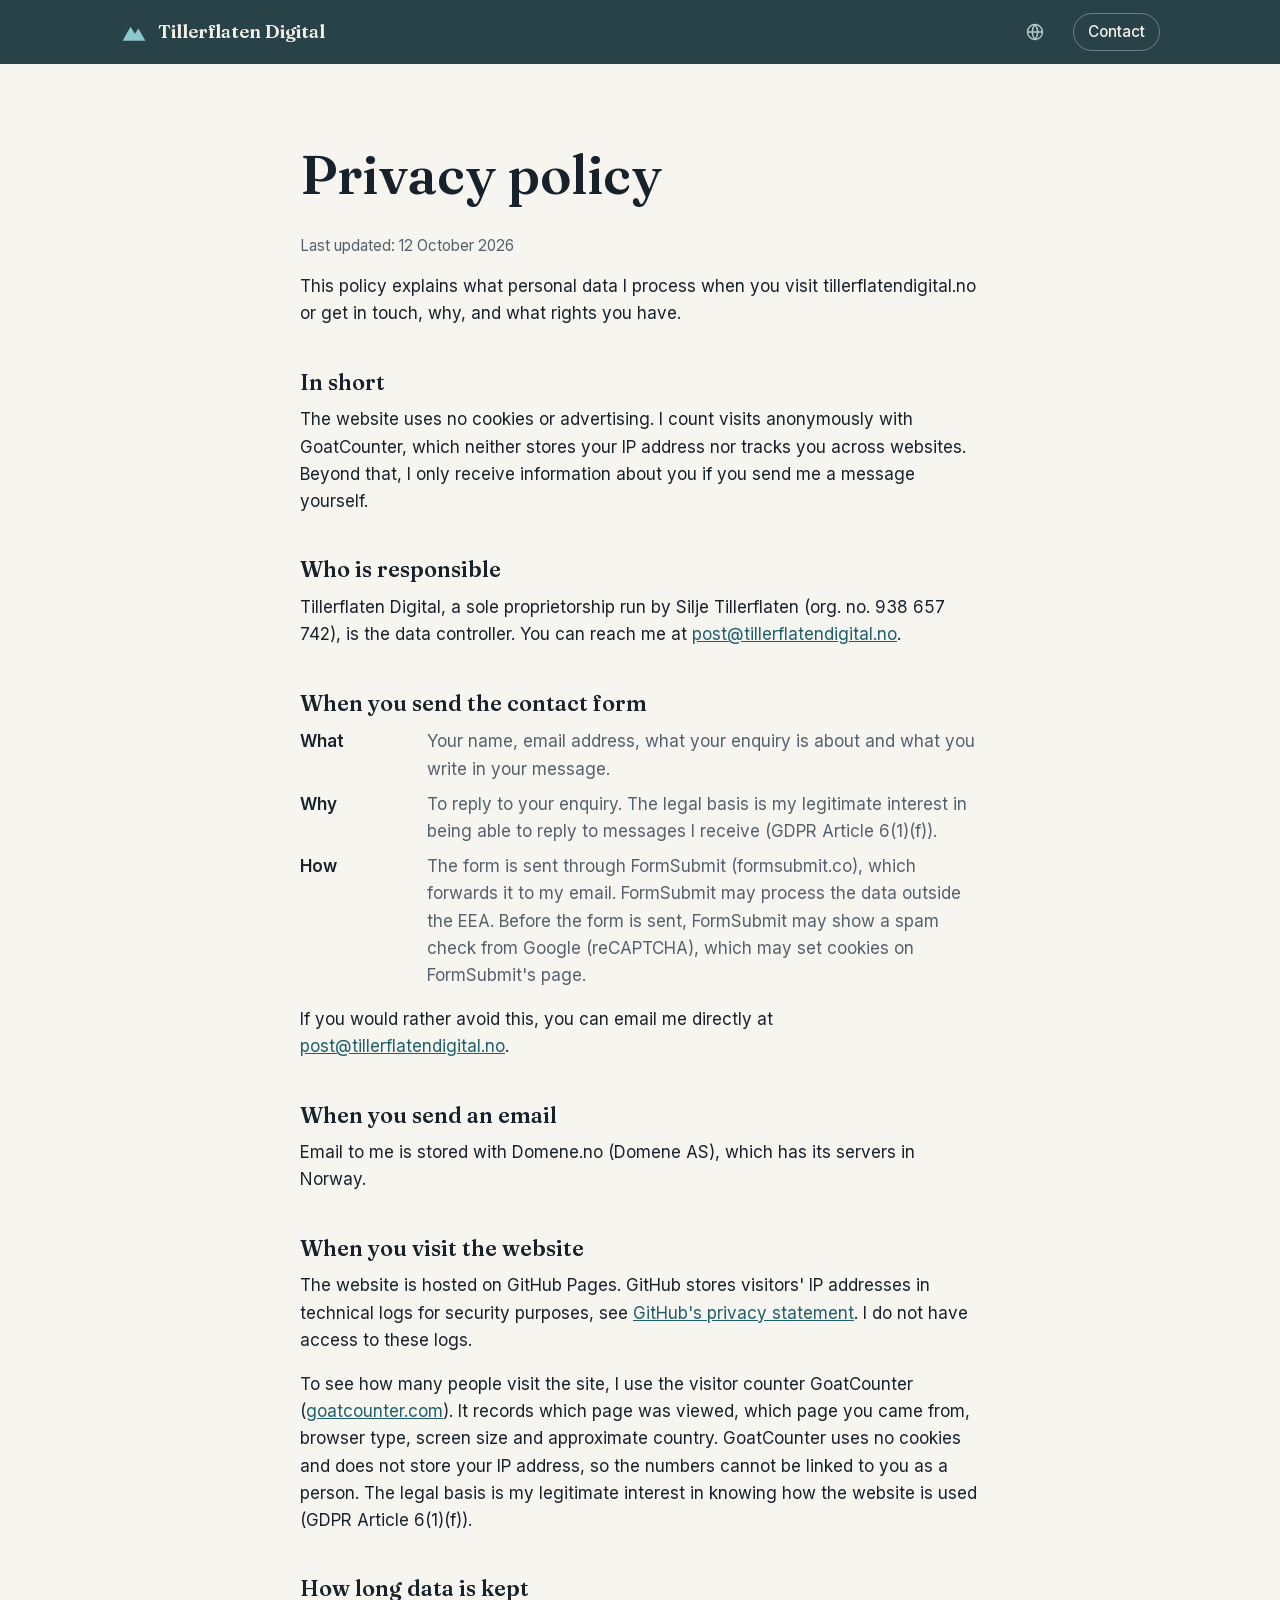
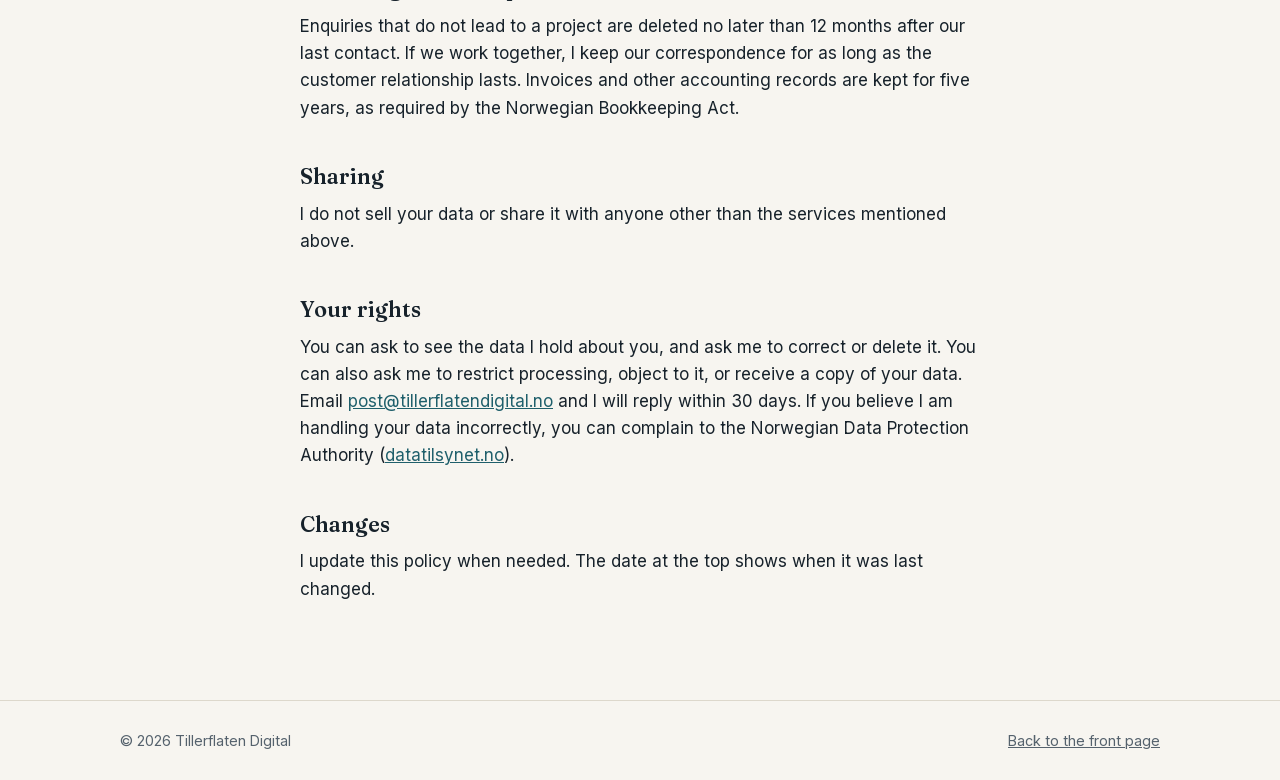
<file: site/en/privacy.html>
<!doctype html>
<html lang="en">
<head>
  <meta charset="utf-8">
  <meta name="viewport" content="width=device-width, initial-scale=1">
  <title>Privacy policy – Tillerflaten Digital</title>
  <meta name="description" content="How Tillerflaten Digital handles personal data from the website and the contact form.">
  <link rel="icon" href="../favicon.ico" sizes="any">
  <link rel="icon" href="../favicon.svg" type="image/svg+xml">
  <link rel="apple-touch-icon" href="../icons/apple-touch-icon.png">
  <meta name="theme-color" content="#17323a">
  <link rel="alternate" hreflang="nb" href="https://tillerflatendigital.no/personvern.html">
  <link rel="alternate" hreflang="en" href="https://tillerflatendigital.no/en/privacy.html">
  <link rel="preload" href="../fonts/inter-latin.woff2" as="font" type="font/woff2" crossorigin>
  <link rel="preload" href="../fonts/fraunces-latin.woff2" as="font" type="font/woff2" crossorigin>
  <link rel="stylesheet" href="../styles.css?v=11">
</head>
<body>
  <header class="topbar">
    <div class="wrap topbar-inner">
      <a class="brand" href="./">
        <svg class="brand-mark" viewBox="0 0 32 32" aria-hidden="true"><path d="M3 26 L12 10 L17 18 L21 12 L29 26 Z" /></svg>
        Tillerflaten Digital
      </a>
      <nav class="nav" aria-label="Main menu">
        <a href="../personvern.html" class="nav-lang" hreflang="nb" lang="nb" aria-label="Norsk versjon" title="Norsk"><svg class="globe" viewBox="0 0 24 24" aria-hidden="true"><circle cx="12" cy="12" r="9"/><path d="M3 12h18"/><path d="M12 3a14 14 0 0 1 0 18a14 14 0 0 1 0-18z"/></svg></a>
        <a href="./#contact" class="nav-cta">Contact</a>
      </nav>
    </div>
  </header>

  <main>
    <section class="section">
      <div class="wrap legal">
        <h1>Privacy policy</h1>
        <p class="updated">Last updated: 12 October 2026</p>

        <p>This policy explains what personal data I process when you visit tillerflatendigital.no or get in touch, why, and what rights you have.</p>

        <h2>In short</h2>
        <p>The website uses no cookies or advertising. I count visits anonymously with GoatCounter, which neither stores your IP address nor tracks you across websites. Beyond that, I only receive information about you if you send me a message yourself.</p>

        <h2>Who is responsible</h2>
        <p>Tillerflaten Digital, a sole proprietorship run by Silje Tillerflaten (org. no. 938 657 742), is the data controller. You can reach me at <a href="mailto:post@tillerflatendigital.no">post@tillerflatendigital.no</a>.</p>

        <h2>When you send the contact form</h2>
        <dl>
          <dt>What</dt><dd>Your name, email address, what your enquiry is about and what you write in your message.</dd>
          <dt>Why</dt><dd>To reply to your enquiry. The legal basis is my legitimate interest in being able to reply to messages I receive (GDPR Article 6(1)(f)).</dd>
          <dt>How</dt><dd>The form is sent through FormSubmit (formsubmit.co), which forwards it to my email. FormSubmit may process the data outside the EEA. Before the form is sent, FormSubmit may show a spam check from Google (reCAPTCHA), which may set cookies on FormSubmit's page.</dd>
        </dl>
        <p>If you would rather avoid this, you can email me directly at <a href="mailto:post@tillerflatendigital.no">post@tillerflatendigital.no</a>.</p>

        <h2>When you send an email</h2>
        <p>Email to me is stored with Domene.no (Domene AS), which has its servers in Norway.</p>

        <h2>When you visit the website</h2>
        <p>The website is hosted on GitHub Pages. GitHub stores visitors' IP addresses in technical logs for security purposes, see <a href="https://docs.github.com/en/site-policy/privacy-policies/github-general-privacy-statement">GitHub's privacy statement</a>. I do not have access to these logs.</p>
        <p>To see how many people visit the site, I use the visitor counter GoatCounter (<a href="https://www.goatcounter.com">goatcounter.com</a>). It records which page was viewed, which page you came from, browser type, screen size and approximate country. GoatCounter uses no cookies and does not store your IP address, so the numbers cannot be linked to you as a person. The legal basis is my legitimate interest in knowing how the website is used (GDPR Article 6(1)(f)).</p>

        <h2>How long data is kept</h2>
        <p>Enquiries that do not lead to a project are deleted no later than 12 months after our last contact. If we work together, I keep our correspondence for as long as the customer relationship lasts. Invoices and other accounting records are kept for five years, as required by the Norwegian Bookkeeping Act.</p>

        <h2>Sharing</h2>
        <p>I do not sell your data or share it with anyone other than the services mentioned above.</p>

        <h2>Your rights</h2>
        <p>You can ask to see the data I hold about you, and ask me to correct or delete it. You can also ask me to restrict processing, object to it, or receive a copy of your data. Email <a href="mailto:post@tillerflatendigital.no">post@tillerflatendigital.no</a> and I will reply within 30 days. If you believe I am handling your data incorrectly, you can complain to the Norwegian Data Protection Authority (<a href="https://www.datatilsynet.no/en/">datatilsynet.no</a>).</p>

        <h2>Changes</h2>
        <p>I update this policy when needed. The date at the top shows when it was last changed.</p>
      </div>
    </section>
  </main>

  <footer class="footer">
    <div class="wrap footer-inner">
      <span>© 2026 Tillerflaten Digital</span>
      <a href="./">Back to the front page</a>
    </div>
  </footer>
  <script data-goatcounter="https://tillerflatendigital.goatcounter.com/count" async src="//gc.zgo.at/count.js"></script>
</body>
</html>
</file>
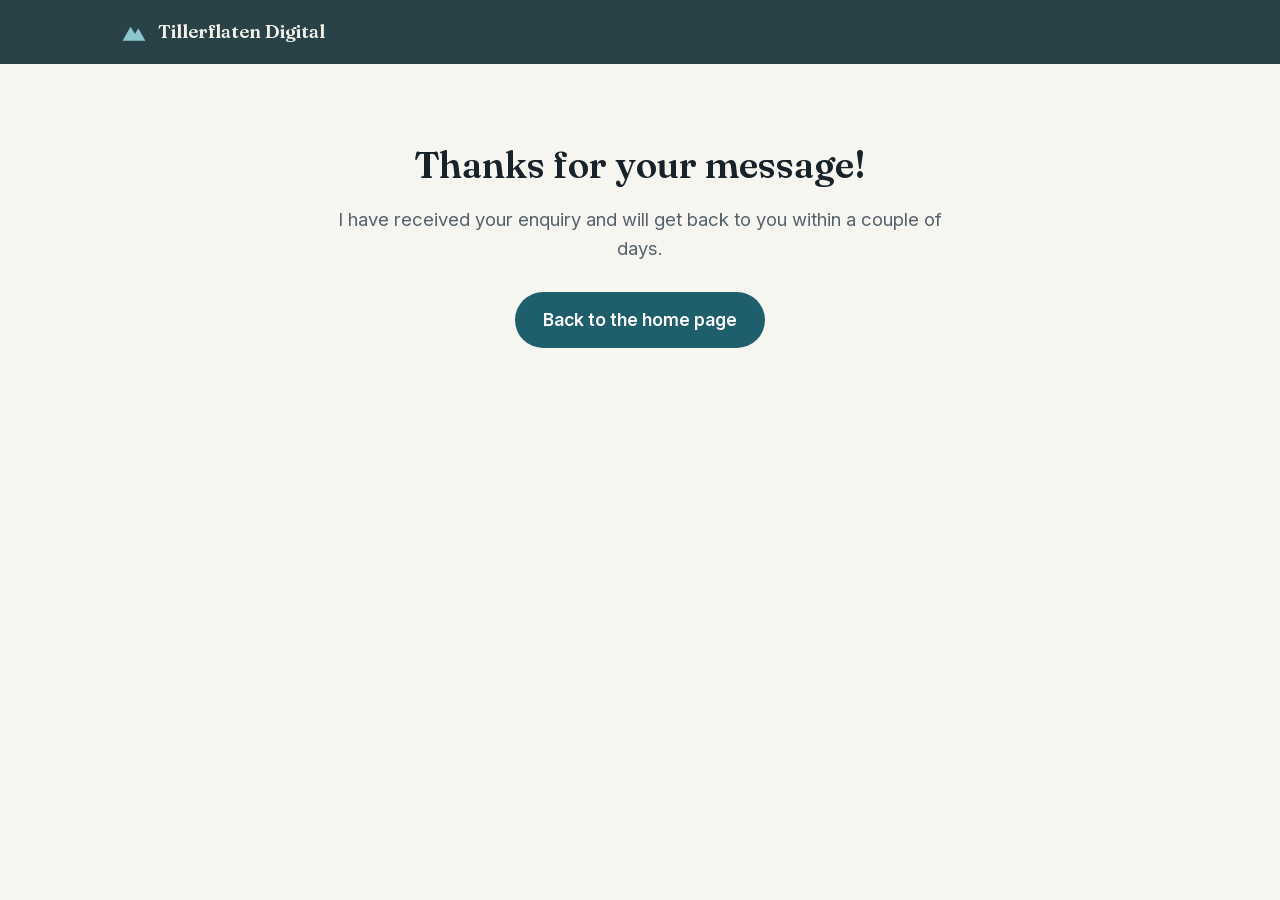
<file: site/en/thanks.html>
<!doctype html>
<html lang="en">
<head>
  <meta charset="utf-8">
  <meta name="viewport" content="width=device-width, initial-scale=1">
  <title>Thanks for your message! – Tillerflaten Digital</title>
  <meta name="robots" content="noindex">
  <link rel="icon" href="../favicon.ico" sizes="any">
  <link rel="icon" href="../favicon.svg" type="image/svg+xml">
  <link rel="apple-touch-icon" href="../icons/apple-touch-icon.png">
  <meta name="theme-color" content="#17323a">
  <link rel="preload" href="../fonts/inter-latin.woff2" as="font" type="font/woff2" crossorigin>
  <link rel="preload" href="../fonts/fraunces-latin.woff2" as="font" type="font/woff2" crossorigin>
  <link rel="stylesheet" href="../styles.css?v=11">
</head>
<body>
  <header class="topbar">
    <div class="wrap topbar-inner">
      <a class="brand" href="./">
        <svg class="brand-mark" viewBox="0 0 32 32" aria-hidden="true"><path d="M3 26 L12 10 L17 18 L21 12 L29 26 Z" /></svg>
        Tillerflaten Digital
      </a>
    </div>
  </header>
  <main>
    <section class="section">
      <div class="wrap contact">
        <h2>Thanks for your message!</h2>
        <p class="lead">I have received your enquiry and will get back to you within a couple of days.</p>
        <a class="btn btn-primary btn-lg" href="./">Back to the home page</a>
      </div>
    </section>
  </main>
  <script data-goatcounter="https://tillerflatendigital.goatcounter.com/count" async src="//gc.zgo.at/count.js"></script>
</body>
</html>
</file>
<file: site/styles.css>
/* Skrifter ligger på siden selv, så ingen besøkende sendes til Google (GDPR).
   Variable filer: én fil dekker alle vektene. latin-ext lastes bare ved behov. */
@font-face {
  font-family: 'Fraunces';
  font-style: normal;
  font-weight: 500 600;
  font-display: swap;
  src: url(fonts/fraunces-latin.woff2) format('woff2');
  unicode-range: U+0000-00FF, U+0131, U+0152-0153, U+02BB-02BC, U+02C6, U+02DA, U+02DC, U+0304, U+0308, U+0329, U+2000-206F, U+20AC, U+2122, U+2191, U+2193, U+2212, U+2215, U+FEFF, U+FFFD;
}
@font-face {
  font-family: 'Fraunces';
  font-style: normal;
  font-weight: 500 600;
  font-display: swap;
  src: url(fonts/fraunces-latin-ext.woff2) format('woff2');
  unicode-range: U+0100-02BA, U+02BD-02C5, U+02C7-02CC, U+02CE-02D7, U+02DD-02FF, U+0304, U+0308, U+0329, U+1D00-1DBF, U+1E00-1E9F, U+1EF2-1EFF, U+2020, U+20A0-20AB, U+20AD-20C4, U+2113, U+2C60-2C7F, U+A720-A7FF;
}
@font-face {
  font-family: 'Inter';
  font-style: normal;
  font-weight: 400 600;
  font-display: swap;
  src: url(fonts/inter-latin.woff2) format('woff2');
  unicode-range: U+0000-00FF, U+0131, U+0152-0153, U+02BB-02BC, U+02C6, U+02DA, U+02DC, U+0304, U+0308, U+0329, U+2000-206F, U+20AC, U+2122, U+2191, U+2193, U+2212, U+2215, U+FEFF, U+FFFD;
}
@font-face {
  font-family: 'Inter';
  font-style: normal;
  font-weight: 400 600;
  font-display: swap;
  src: url(fonts/inter-latin-ext.woff2) format('woff2');
  unicode-range: U+0100-02BA, U+02BD-02C5, U+02C7-02CC, U+02CE-02D7, U+02DD-02FF, U+0304, U+0308, U+0329, U+1D00-1DBF, U+1E00-1E9F, U+1EF2-1EFF, U+2020, U+20A0-20AB, U+20AD-20C4, U+2113, U+2C60-2C7F, U+A720-A7FF;
}

:root {
  --bg: #f7f5f0;
  --bg-alt: #edeae2;
  --surface: #ffffff;
  --text: #17222b;
  --muted: #55626d;
  --border: #ddd8cc;
  --accent: #1f5f6b;
  --accent-hover: #174a54;
  --accent-soft: #dcebec;
  --on-accent: #ffffff;
  --ridge: #edeae2;
  --hero-bg: #17323a;
  --hero-text: #f3f1ea;
  --hero-muted: #b9c8c9;
  --radius: 14px;
}

@media (prefers-color-scheme: dark) {
  :root {
    --bg: #11181d;
    --bg-alt: #172128;
    --surface: #1b262e;
    --text: #e8ebe9;
    --muted: #9aa8b0;
    --border: #2a3842;
    --accent: #6fb3bd;
    --accent-hover: #8cc6ce;
    --accent-soft: #1f3a40;
    --on-accent: #0d1a1e;
    --ridge: #172128;
    --hero-bg: #0c2027;
  }
}

* { box-sizing: border-box; }

html { scroll-behavior: smooth; }

body {
  margin: 0;
  background: var(--bg);
  color: var(--text);
  font-family: Inter, system-ui, -apple-system, sans-serif;
  font-size: 17px;
  line-height: 1.6;
  -webkit-font-smoothing: antialiased;
}

h1, h2, h3 {
  font-family: Fraunces, Georgia, serif;
  font-weight: 600;
  line-height: 1.15;
  margin: 0 0 .5em;
}

h1 { font-size: clamp(2.1rem, 5vw, 3.4rem); max-width: 18ch; }
h2 { font-size: clamp(1.7rem, 3.5vw, 2.3rem); }
h3 { font-size: 1.3rem; }

p { margin: 0 0 1em; }

a { color: var(--accent); }

.wrap {
  max-width: 1080px;
  margin: 0 auto;
  padding: 0 20px;
}

/* Topbar */
.topbar {
  position: sticky;
  top: 0;
  z-index: 10;
  background: color-mix(in srgb, var(--hero-bg) 92%, transparent);
  backdrop-filter: blur(8px);
}

.topbar-inner {
  display: flex;
  align-items: center;
  justify-content: space-between;
  gap: 16px;
  height: 64px;
}

.brand {
  display: flex;
  align-items: center;
  gap: 10px;
  color: var(--hero-text);
  text-decoration: none;
  font-family: Fraunces, Georgia, serif;
  font-weight: 600;
  font-size: 1.15rem;
  white-space: nowrap;
}

.brand-mark { width: 28px; height: 28px; fill: #8cc6ce; }

.nav { display: flex; align-items: center; gap: 24px; }

.nav a {
  color: var(--hero-muted);
  text-decoration: none;
  font-weight: 500;
  font-size: .95rem;
}

.nav a:hover { color: var(--hero-text); }

.nav .nav-lang {
  display: inline-flex;
  align-items: center;
  padding: 4px;
}
.nav .globe {
  width: 20px;
  height: 20px;
  fill: none;
  stroke: currentColor;
  stroke-width: 1.7;
  stroke-linecap: round;
  stroke-linejoin: round;
}

.nav .nav-cta {
  color: var(--hero-text);
  border: 1px solid color-mix(in srgb, var(--hero-text) 35%, transparent);
  padding: 6px 14px;
  border-radius: 999px;
}

/* Hero */
.hero {
  position: relative;
  background: var(--hero-bg);
  color: var(--hero-text);
  padding: 72px 0 150px;
  overflow: hidden;
}

.eyebrow {
  text-transform: uppercase;
  letter-spacing: .12em;
  font-size: .8rem;
  font-weight: 600;
  color: #8cc6ce;
}

.lead {
  font-size: 1.15rem;
  max-width: 54ch;
  color: var(--muted);
}

.hero .lead { color: var(--hero-muted); }

.actions { display: flex; flex-wrap: wrap; gap: 12px; margin-top: 28px; }

.ridge {
  position: absolute;
  left: 0; right: 0; bottom: -2px;
  width: 100%;
  height: 110px;
  fill: var(--bg);
}

/* Buttons */
.btn {
  display: inline-block;
  padding: 12px 22px;
  border-radius: 999px;
  font-weight: 600;
  text-decoration: none;
  transition: background .15s, color .15s, border-color .15s;
}

.btn-primary { background: #8cc6ce; color: #0d1a1e; }
.btn-primary:hover { background: #a7d5db; }

.btn-ghost {
  color: var(--hero-text);
  border: 1px solid color-mix(in srgb, var(--hero-text) 35%, transparent);
}
.btn-ghost:hover { border-color: var(--hero-text); }

.contact .btn-primary { background: var(--accent); color: var(--on-accent); }
.contact .btn-primary:hover { background: var(--accent-hover); }

.btn-lg { font-size: 1.1rem; padding: 14px 28px; }

/* Sections */
.section { padding: 80px 0; }
.section-alt { background: var(--bg-alt); }

.cards {
  display: grid;
  grid-template-columns: repeat(auto-fit, minmax(min(100%, 400px), 1fr));
  gap: 20px;
  margin-top: 28px;
}

.card {
  background: var(--surface);
  border: 1px solid var(--border);
  border-radius: var(--radius);
  padding: 28px;
}

.card p { color: var(--muted); margin: 0; }

.card-icon {
  width: 44px;
  height: 44px;
  border-radius: 12px;
  background: var(--accent-soft);
  display: grid;
  place-items: center;
  margin-bottom: 18px;
}

.card-icon svg {
  width: 22px;
  height: 22px;
  fill: none;
  stroke: var(--accent);
  stroke-width: 1.8;
  stroke-linecap: round;
  stroke-linejoin: round;
}

.tag {
  font-family: Inter, system-ui, sans-serif;
  font-size: .72rem;
  font-weight: 600;
  text-transform: uppercase;
  letter-spacing: .06em;
  vertical-align: middle;
  background: var(--accent-soft);
  color: var(--accent);
  padding: 3px 8px;
  border-radius: 999px;
  margin-left: 6px;
}

.about {
  display: grid;
  grid-template-columns: 1fr 2fr;
  gap: 40px;
}

.about p { font-size: 1.1rem; max-width: 60ch; }

.contact { text-align: center; }
.contact .lead { margin: 0 auto 28px; }

/* Footer */
.footer {
  border-top: 1px solid var(--border);
  padding: 28px 0;
  color: var(--muted);
  font-size: .9rem;
}

.footer-inner {
  display: flex;
  justify-content: space-between;
  flex-wrap: wrap;
  gap: 8px;
}

.section-lead { color: var(--muted); margin: -8px 0 40px; font-size: 1.1rem; }

.app {
  display: grid;
  grid-template-columns: minmax(0, 1fr) minmax(0, 1.4fr);
  gap: 48px;
  align-items: center;
}
.app + .app { margin-top: 72px; }
.app-icon { width: 72px; height: 72px; border-radius: 16px; display: block; margin-bottom: 16px; }
.app h3 { margin: 0; font-size: 1.6rem; }
.app-tagline { color: var(--accent); font-weight: 600; margin: 4px 0 16px; }
.app-info p { max-width: 52ch; }
.app-meta { color: var(--muted); font-size: 0.95rem; }
.app .btn { margin-top: 0; }
.app-links { display: flex; flex-wrap: wrap; align-items: center; gap: 12px 20px; margin-top: 8px; }
.app-site { font-weight: 600; text-decoration: none; }
.app-site:hover { text-decoration: underline; }
.store-badge { display: inline-flex; border-radius: 10px; transition: transform .15s ease; }
.store-badge:hover { transform: translateY(-1px); }
.store-badge:focus-visible { outline: 2px solid var(--accent, currentColor); outline-offset: 3px; }
.store-badge img { height: 54px; width: auto; display: block; }
@media (max-width: 640px) { .store-badge img { height: 46px; } }
.app .btn-primary { background: var(--accent); color: var(--on-accent); }
.app .btn-primary:hover { background: var(--accent-hover); }

.shots {
  display: grid;
  grid-template-columns: repeat(3, minmax(0, 1fr));
  gap: 16px;
  max-width: 480px;
  justify-self: end;
}
.shots img {
  width: 100%;
  height: auto;
  border-radius: 18px;
  box-shadow: 0 8px 24px rgba(0, 0, 0, 0.15);
}

/* Prices */
.cards-4 { grid-template-columns: repeat(auto-fit, minmax(230px, 1fr)); }
.card .price {
  color: var(--accent);
  font-weight: 600;
  font-size: 1.1rem;
  margin: -4px 0 12px;
}
.price-note { color: var(--muted); max-width: 70ch; margin: 28px 0 0; }

/* How it works */
.steps {
  list-style: none;
  counter-reset: step;
  padding: 0;
  margin: 28px 0 0;
  display: grid;
  grid-template-columns: repeat(auto-fit, minmax(220px, 1fr));
  gap: 28px;
}
.step { counter-increment: step; }
.step::before {
  content: counter(step);
  display: grid;
  place-items: center;
  width: 40px;
  height: 40px;
  border-radius: 50%;
  background: var(--accent);
  color: var(--on-accent);
  font-weight: 600;
  margin-bottom: 14px;
}
.step h3 { font-size: 1.15rem; }
.step p { color: var(--muted); margin: 0; }

/* Contact form */
.form {
  max-width: 640px;
  margin: 0 auto;
  text-align: left;
  display: grid;
  gap: 18px;
}
.form-row { display: grid; grid-template-columns: 1fr 1fr; gap: 18px; }
.form label { display: grid; align-content: start; gap: 6px; font-weight: 500; font-size: .95rem; }
.form .opt { color: var(--muted); font-weight: 400; }
.form input, .form select, .form textarea {
  font: inherit;
  color: var(--text);
  background: var(--surface);
  border: 1px solid var(--border);
  border-radius: 10px;
  padding: 11px 14px;
  width: 100%;
}
.form textarea { resize: vertical; }
.form select {
  appearance: none;
  -webkit-appearance: none;
  cursor: pointer;
  padding-right: 42px;
  background-image: url("data:image/svg+xml,%3Csvg xmlns='http://www.w3.org/2000/svg' viewBox='0 0 24 24' fill='none' stroke='%231f5f6b' stroke-width='2.2' stroke-linecap='round' stroke-linejoin='round'%3E%3Cpath d='M6 9l6 6 6-6'/%3E%3C/svg%3E");
  background-repeat: no-repeat;
  background-position: right 14px center;
  background-size: 18px;
}
.form select:invalid { color: var(--muted); }
.form select option { color: var(--text); background: var(--surface); }
.form input:focus, .form select:focus, .form textarea:focus {
  outline: 2px solid var(--accent);
  outline-offset: 1px;
  border-color: var(--accent);
}
.form button { justify-self: start; border: 0; cursor: pointer; font-family: inherit; }
.form .hp { position: absolute; left: -9999px; }
.form-alt { color: var(--muted); margin-top: 24px; font-size: .95rem; }

@media (prefers-color-scheme: dark) {
  .form select {
    background-image: url("data:image/svg+xml,%3Csvg xmlns='http://www.w3.org/2000/svg' viewBox='0 0 24 24' fill='none' stroke='%236fb3bd' stroke-width='2.2' stroke-linecap='round' stroke-linejoin='round'%3E%3Cpath d='M6 9l6 6 6-6'/%3E%3C/svg%3E");
  }
}

.web-shots {
  display: grid;
  gap: 16px;
  max-width: 560px;
  justify-self: end;
}
.web-shots img {
  width: 100%;
  height: auto;
  border-radius: 12px;
  border: 1px solid var(--border);
  box-shadow: 0 8px 24px rgba(0, 0, 0, 0.12);
}

@media (max-width: 860px) {
  .web-shots { justify-self: stretch; }
  .app { grid-template-columns: 1fr; gap: 28px; }
  .shots { justify-self: start; }
}

@media (max-width: 640px) {
  body { font-size: 16px; }
  .nav { gap: 16px; }
  .nav a:not(.nav-cta):not(.nav-lang) { display: none; }
  .brand { font-size: 1rem; }
  .hero { padding: 48px 0 120px; }
  .section { padding: 56px 0; }
  .about { grid-template-columns: 1fr; gap: 0; }
  .shots { display: flex; overflow-x: auto; scroll-snap-type: x mandatory; gap: 12px; margin-right: -20px; padding-right: 20px; }
  .form-row { grid-template-columns: 1fr; }
  .shots img { flex: 0 0 44%; width: 44%; min-width: 0; scroll-snap-align: start; }
}

/* Animasjon: skjult til motion.js viser det. Se <head> og motion.js. */
.motion .hero-text > *,
.motion .hero-art,
.motion .site-card,
.motion .section h2,
.motion .section-lead,
.motion .contact .lead,
.motion .card,
.motion .price-note,
.motion .step,
.motion .about > div > p,
.motion .contact .form,
.motion .app-info,
.motion .shots img,
.motion .web-shots img { visibility: hidden; }

/* Hero: tekst til venstre, utvalg av arbeid til høyre */
.hero .wrap { position: relative; z-index: 1; }
.hero-grid {
  display: grid;
  grid-template-columns: minmax(0, 1.05fr) minmax(0, 1fr);
  gap: 56px;
  align-items: center;
}
.hero-art {
  position: relative;
  padding: 0 72px 56px 0;
}
.hero-art .browser {
  transform: rotate(-1.5deg);
  box-shadow: 0 24px 60px rgba(0, 0, 0, 0.35);
}
.hero-phone {
  position: absolute;
  right: 0;
  bottom: 0;
  width: 29%;
  height: auto;
  border-radius: 22px;
  border: 5px solid #0d1a1e;
  box-shadow: 0 24px 50px rgba(0, 0, 0, 0.45);
  transform: rotate(4deg);
}

/* Nettleservindu rundt skjermbilder av nettsider */
.browser {
  background: var(--surface);
  border: 1px solid var(--border);
  border-radius: 12px;
  overflow: hidden;
}
.browser-bar {
  display: flex;
  align-items: center;
  gap: 6px;
  padding: 9px 12px;
  background: var(--bg-alt);
  border-bottom: 1px solid var(--border);
}
.browser-bar span {
  width: 9px;
  height: 9px;
  border-radius: 50%;
  background: var(--border);
}
.browser-bar b {
  flex: 1;
  margin: 0 28px 0 10px;
  padding: 2px 10px;
  border-radius: 6px;
  background: var(--surface);
  color: var(--muted);
  font-size: .75rem;
  font-weight: 500;
  text-align: center;
  white-space: nowrap;
  overflow: hidden;
  text-overflow: ellipsis;
}
.browser img { display: block; width: 100%; height: auto; }

/* Nettsider jeg har laget */
.sites { margin-top: 88px; }
.sites h3 { font-size: 1.6rem; }
.sites .section-lead { margin: 0 0 28px; max-width: 60ch; }
.site-grid {
  display: grid;
  grid-template-columns: repeat(auto-fit, minmax(min(100%, 400px), 1fr));
  gap: 28px;
}
.site-card {
  display: grid;
  gap: 6px;
  color: inherit;
  text-decoration: none;
}
.site-card .browser {
  margin-bottom: 10px;
  box-shadow: 0 8px 24px rgba(0, 0, 0, 0.12);
  transition: transform .2s, box-shadow .2s;
}
.site-card:hover .browser,
.site-card:focus-visible .browser {
  transform: translateY(-4px);
  box-shadow: 0 16px 32px rgba(0, 0, 0, 0.16);
}
.site-name { color: var(--accent); font-weight: 600; }
.site-card:hover .site-name { text-decoration: underline; }
.site-desc { color: var(--muted); font-size: .95rem; }

/* Priser: titler, priser og tekst på samme linje i alle kortene */
@supports (grid-template-rows: subgrid) {
  .cards-4 .card {
    display: grid;
    grid-row: span 4;
    grid-template-rows: subgrid;
    row-gap: 0;
    align-content: start;
  }
  .cards-4 .card h3 { align-self: end; }
}
.card { position: relative; }
.card-featured { border-color: var(--accent); box-shadow: 0 0 0 1px var(--accent); }
.card-badge {
  position: absolute;
  top: -13px;
  left: 24px;
  height: 26px;
  display: inline-flex;
  align-items: center;
  padding: 0 10px;
  border-radius: 999px;
  background: var(--accent);
  color: var(--on-accent);
  font-size: .72rem;
  font-weight: 600;
  letter-spacing: .04em;
  text-transform: uppercase;
}
.price-cta {
  display: flex;
  flex-wrap: wrap;
  align-items: center;
  justify-content: space-between;
  gap: 20px 40px;
  margin-top: 28px;
}
.price-cta .price-note { margin: 0; }
.price-cta .btn-primary { background: var(--accent); color: var(--on-accent); white-space: nowrap; }
.price-cta .btn-primary:hover { background: var(--accent-hover); }

@media (max-width: 960px) {
  .hero-grid { grid-template-columns: 1fr; gap: 40px; }
  .hero-art { max-width: 560px; }
}
@media (max-width: 640px) {
  .hero-art { padding: 0 44px 36px 0; }
  .hero-phone { border-width: 3px; border-radius: 14px; }
  .sites { margin-top: 64px; }
}

/* Personvernerklæring */
.legal { max-width: 720px; }
.legal h1 { max-width: none; }
.legal h2 { font-size: 1.35rem; margin-top: 2em; }
.legal p, .legal dd { max-width: 65ch; }
.legal .updated { color: var(--muted); font-size: .95rem; }
.legal dl { display: grid; grid-template-columns: 6.5em 1fr; gap: 8px 16px; margin: 12px 0 1em; }
.legal dt { font-weight: 600; }
.legal dd { margin: 0; color: var(--muted); }
.footer a { color: inherit; }
@media (max-width: 480px) {
  .legal dl { grid-template-columns: 1fr; gap: 2px; }
  .legal dd { margin-bottom: 10px; }
}
</file>
